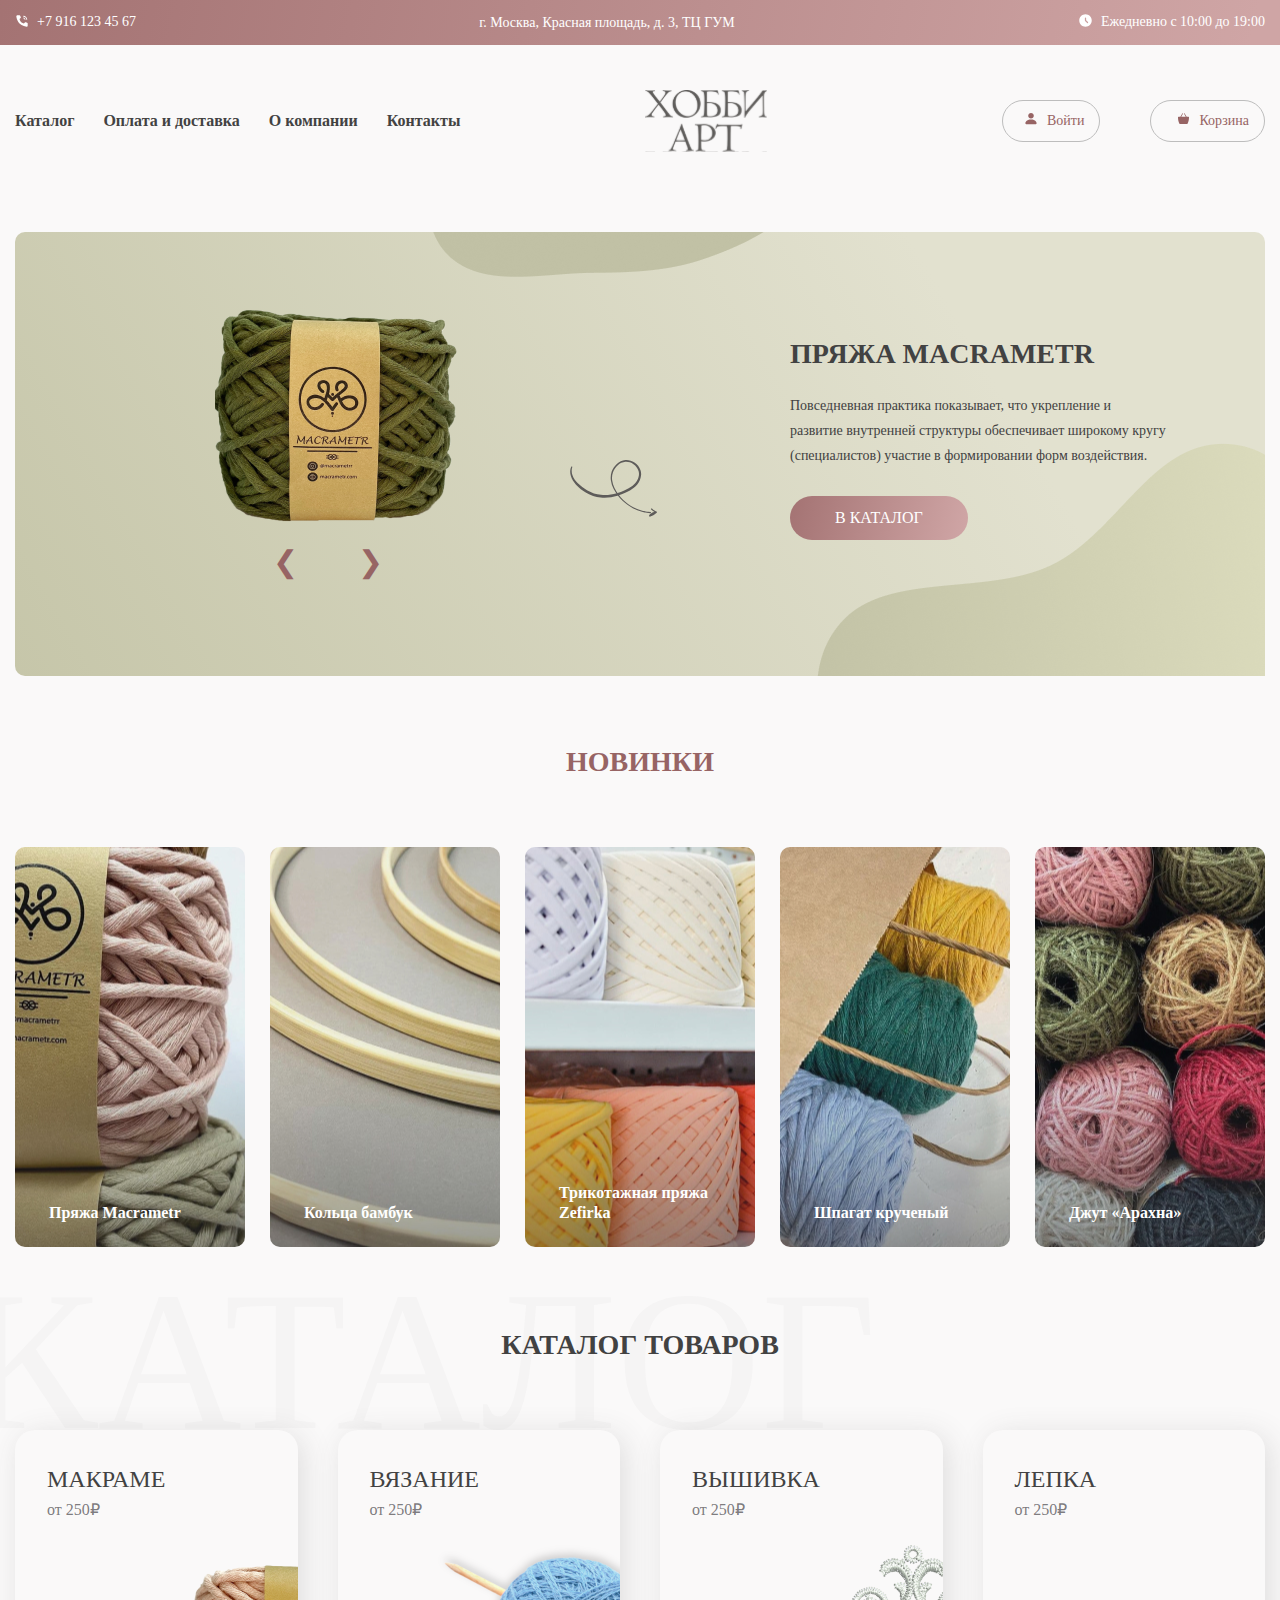
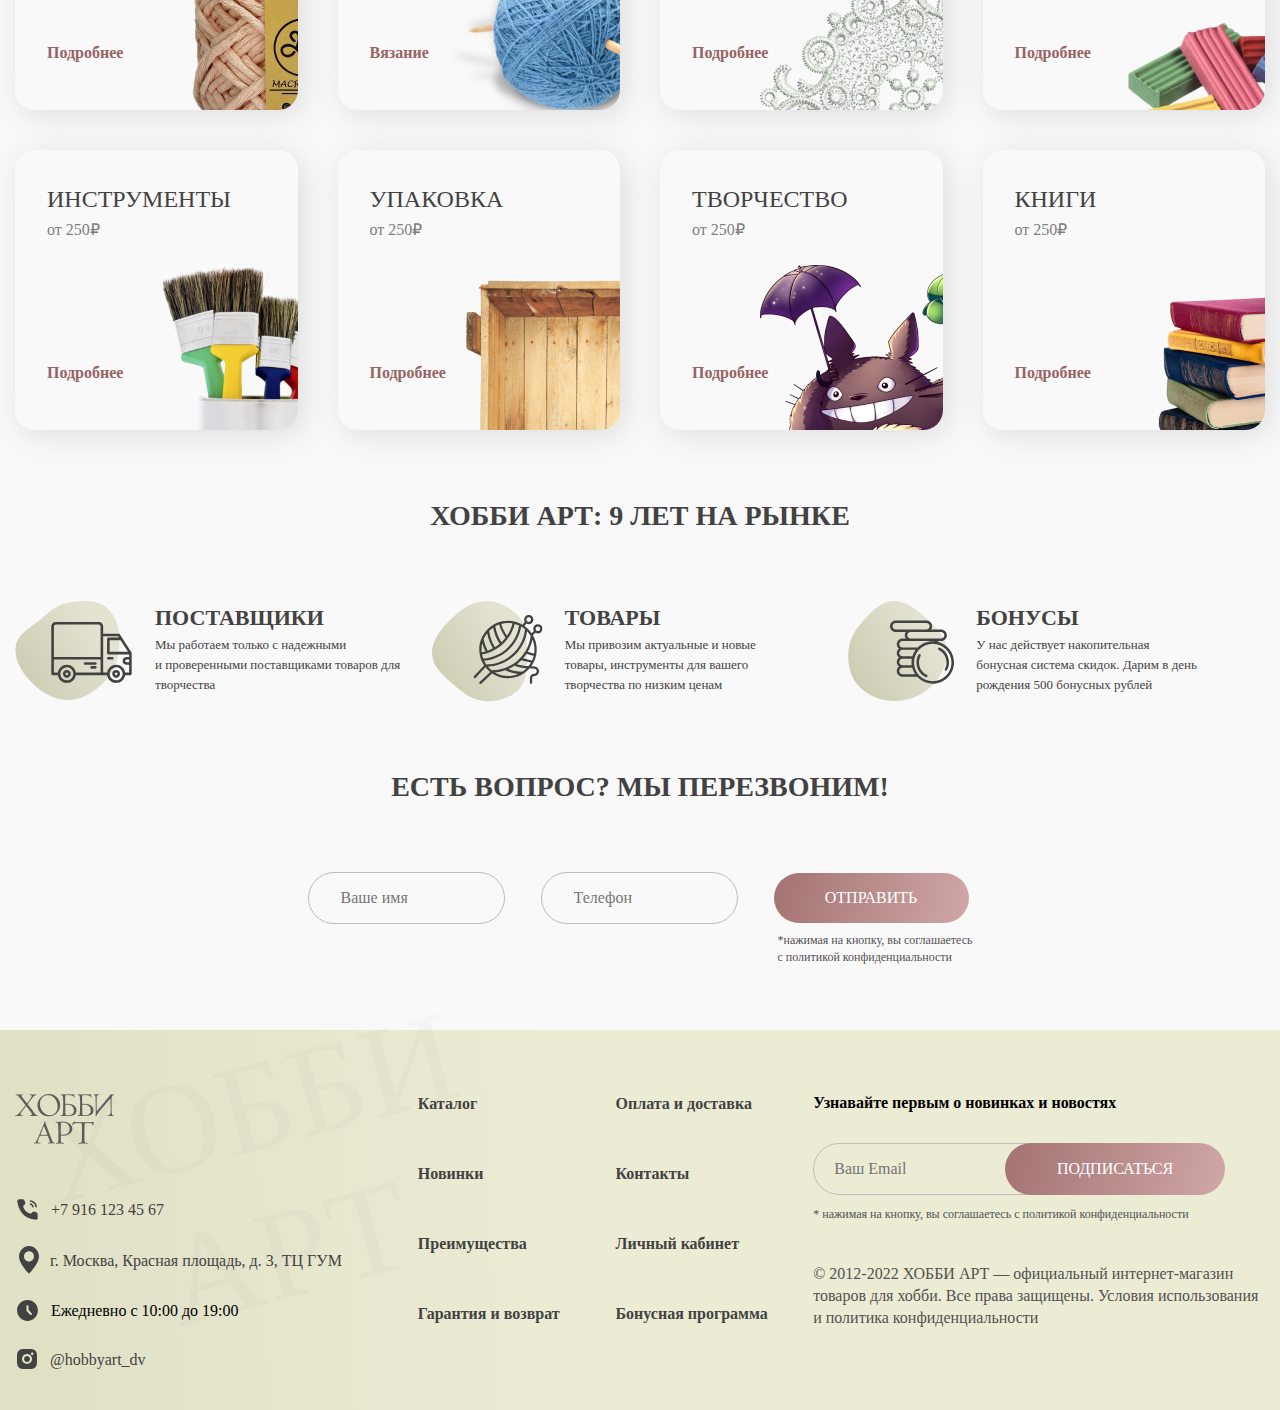
<file: index.html>
<!DOCTYPE html>
<html lang="ru">

<head>
    <meta charset="UTF-8">
    <meta http-equiv="X-UA-Compatible" content="IE=edge">
    <meta name="viewport" content="width=device-width, initial-scale=1.0">
    <link rel="shortcut icon" href="./img/favicon.png" type="image/x-icon">
    <link rel="stylesheet" href="https://maxcdn.bootstrapcdn.com/font-awesome/4.5.0/css/font-awesome.min.css">
    <script src="script/jquery-3.6.0.min.js"></script>
    <link rel="stylesheet" href="style/style.css">
    <title>Хобби Арт</title>
</head>

<body>
    <div class="wraper">

        <!-- to top button -->
        <div class="scrollup">
            <i class="fa fa-chevron-up"></i>
        </div>




        <!-- Header -->
        <header>
            <div class="container">
                <!-- header contact -->
                <div class="contact">
                    <div class="contact-tel"><a href="tel:+79161234567">+7 916 123 45 67</a></div>
                    <div class="map">
                        <p>г. Москва, Красная площадь, д. 3, ТЦ ГУМ</p>
                        <div class="map_active">
                            <iframe
                                src="https://yandex.ru/map-widget/v1/?um=constructor%3A02f424aadba21c93012746b5e1e4023c38959cf8f46565fa1e048c9eaa19129b&amp;source=constructor"
                                width="600" height="400"></iframe>
                        </div>
                    </div>
                    <div class="contact-working_hours">Ежедневно с 10:00 до 19:00</div>
                </div>


                <section class="menu">
                    <nav class="main-nav">
                        <div class="burger">
                            <span></span>
                        </div>

                        <div class="nav-menu">
                            <ul class="nav-menu_list">
                                <li class="nav-menu_link"><a href="catalogue.html">Каталог</a></li>
                                <li class="nav-menu_link"><a href="delivery.html">Оплата и доставка</a></li>
                                <li class="nav-menu_link"><a href="company.html">О компании</a></li>
                                <li class="nav-menu_link"><a href="company.html">Контакты</a></li>
                            </ul>
                        </div>
                        <div class="nav-logo">
                            <a href="#"><img src="./svg/nav_logo.svg" alt="nav-logo"></a>
                        </div>
                        <div class="nav-acc">

                            <div class="nav-account button js-button-campaign"><a href="#">Войти</a>
                            </div>
                            <div class="nav-basket"><a href="basket.html">Корзина</a></div>

                            <!-- popup -->
                            <div class="overlay js-overlay-campaign">
                                <div class="popup js-popup-campaign">
                                    <h2>Войти в личный кабинет</h2>
                                    <form action="#" id="acc_form">
                                        <ul>
                                            <li><input class="acc_email" type="email" name="user_email" form="acc_form"
                                                    placeholder="Email" required>
                                            </li>
                                            <li>
                                                <input id="acc_password" type="password" autocomplete="current-password"
                                                    form="acc_form" name="user_password" placeholder="Пароль">
                                            </li>
                                            <li>
                                                <input type="checkbox" id="remember" name="remember"
                                                    value="запомнить меня">
                                                <label for="remember">запомнить меня</label>
                                            </li>
                                            <li><a class="acc_button" href="account.html">Войти</a></li>
                                            <li><button class="acc_button" type="submit" form="acc_form"
                                                    value="forgot_psw">Забыли пароль?</button></li>
                                            <div class="js-button-campaign">
                                                <ul>
                                                    <li>
                                                        <p>Вы еще не зарегистрированы?</p>
                                                    </li>
                                                    <li>
                                                        <div class="js-button-reg"><a
                                                                class="acc_reg_link">Регистрация</a> </div>
                                                        <div class="overlay-reg js-overlay-reg">
                                                            <div class="popup-reg js-popup-campaign-reg">
                                                                <form action="#" id="reg_form">
                                                                    <h2>регистрация</h2>
                                                                    <div class="reg_flex">

                                                                        <ul class="reg_list">
                                                                            <li><input type="text" form="reg_form"
                                                                                    name="user_name" placeholder="Имя"
                                                                                    required></li>
                                                                            <li><input type="text" form="reg_form"
                                                                                    name="user_surename"
                                                                                    placeholder="Фамилия" required></li>
                                                                            <li> <input type="text" form="reg_form"
                                                                                    name="user_fathername"
                                                                                    placeholder="Отчество"></li>
                                                                            <li><input type="number" form="reg_form"
                                                                                    name="user_phone"
                                                                                    placeholder="Телефон" required></li>
                                                                        </ul>

                                                                        <ul class="reg_list">
                                                                            <li><input class="reg_email" type="email"
                                                                                    name="user_email" form="reg_form"
                                                                                    placeholder="Email" required></li>
                                                                            <li> <input type="text" form="reg_form"
                                                                                    name="adrres" placeholder="Адрес">
                                                                            </li>
                                                                            <li><input id="reg_password" type="password"
                                                                                    autocomplete="current-password"
                                                                                    form="user_form"
                                                                                    name="user_password"
                                                                                    placeholder="Придумайте пароль">
                                                                            </li>
                                                                            <li><input id="reg_password_confirm"
                                                                                    type="password"
                                                                                    autocomplete="current-password"
                                                                                    form="user_form"
                                                                                    name="confirm_password"
                                                                                    placeholder="Повторите пароль"></li>
                                                                        </ul>

                                                                    </div>
                                                                    <button class="reg_button" type="submit"
                                                                        name="save_reg"
                                                                        form="reg_form">зарегистрироваться</button>
                                                                </form>
                                                                <div class="close-popup-reg js-close-campaign-reg">
                                                                </div>
                                                            </div>
                                                        </div>

                                                    </li>
                                                </ul>
                                            </div>
                                        </ul>
                                    </form>
                                    <div class="close-popup js-close-campaign"></div>
                                </div>
                            </div>
                            <!--  -->



                        </div>
                    </nav>
                </section>
            </div>
        </header>

        <!-- Main -->
        <main>
            <div class="container">
                <!-- advertisement -->
                <section class="advertisement">
                    <div class="adv">
                        <div class="adv_slider">
                            <div class="item">
                                <img src="./img/adv_slider/01.png">
                            </div>
                            <div class="item">
                                <img src="./img/adv_slider/02.png">
                            </div>
                            <div class="item">
                                <img src="./img/adv_slider/03.png">
                            </div>
                            <div class="btn">
                                <div> <a class="previous" onclick="previousSlide()">&#10094;</a>
                                </div>
                                <div><a class="next" onclick="nextSlide()">&#10095;</a></div>
                            </div>
                        </div>

                        <div class="adv_body">
                            <h1 class="title">Пряжа Macrametr</h1>
                            <div class="adv_text">Повседневная практика показывает, что укрепление и развитие внутренней
                                структуры обеспечивает широкому кругу (специалистов) участие в формировании форм
                                воздействия.</div>
                            <div class="adv_button">
                                <a href="catalogue.html">В каталог</a>
                            </div>
                        </div>
                        <img class="vector_1" src="./img/advertisement/Vector_01.png" alt="vector_1">
                        <img class="vector_2" src="./img/advertisement/Vector_02.png" alt="vector_2">
                        <img class="arrow" src="./svg/advertisement/02_arrow.svg" alt="arrow">
                    </div>
                </section>
                <!-- new product -->
                <section id="new" class="new-prod">
                    <h1 class="title">НОВИНКИ</h1>
                    <div class="new-prod_container">
                        <a href="card_1.html">
                            <div class="new-rod_item_1">
                                <p>Пряжа Macrametr</p>
                            </div>
                        </a>
                        <a href="card_1.html">
                            <div class="new-rod_item_2">
                                <p>Кольца бамбук</p>
                            </div>
                        </a>
                        <a href="card_1.html">
                            <div class="new-rod_item_3">
                                <p>Трикотажная пряжа Zefirka</p>
                            </div>
                        </a>
                        <a href="card_1.html">
                            <div class="new-rod_item_4">
                                <p>Шпагат крученый</p>
                            </div>
                        </a>
                        <a href="card_1.html">
                            <div class="new-rod_item_5">
                                <p>Джут «Арахна»</p>
                            </div>
                        </a>
                    </div>
                </section>
                <!-- catalogue -->
                <section class="catalogue">
                    <h1 class="title">Каталог товаров</h1>
                    <p class="catalogue_text">каталог</p>
                    <div class="catalogue_container">
                        <div class="catalogue_block catalogue_block_1">
                            <h2>Макраме</h2>
                            <p>от 250₽</p>
                            <a class="catalogue_link" href="catalogue.html">Подробнее</a>
                            <img src="./img/catalogue/01.png" alt="Макраме">
                        </div>

                        <div class="catalogue_block catalogue_block_2">
                            <h2>Вязание</h2>
                            <p>от 250₽</p>
                            <a class="catalogue_link" href="catalogue.html">Вязание</a>
                            <img src="./img/catalogue/02.png" alt="Макраме">
                        </div>

                        <div class="catalogue_block catalogue_block_3">
                            <h2>Вышивка</h2>
                            <p>от 250₽</p>
                            <a class="catalogue_link" href="catalogue.html">Подробнее</a>
                            <img src="./img/catalogue/03.png" alt="Вышивка">
                        </div>

                        <div class="catalogue_block catalogue_block_4">
                            <h2>Лепка</h2>
                            <p>от 250₽</p>
                            <a class="catalogue_link" href="catalogue.html">Подробнее</a>
                            <img src="./img/catalogue/04.png" alt="Лепка">
                        </div>

                        <div class="catalogue_block catalogue_block_5">
                            <h2>Инструменты</h2>
                            <p>от 250₽</p>
                            <a class="catalogue_link" href="catalogue.html">Подробнее</a>
                            <img src="./img/catalogue/05.png" alt="Инструменты">
                        </div>

                        <div class="catalogue_block catalogue_block_6">
                            <h2>Упаковка</h2>
                            <p>от 250₽</p>
                            <a class="catalogue_link" href="catalogue.html">Подробнее</a>
                            <img src="./img/catalogue/06.png" alt="Упаковка">
                        </div>

                        <div class="catalogue_block catalogue_block_7">
                            <h2>Творчество</h2>
                            <p>от 250₽</p>
                            <a class="catalogue_link" href="catalogue.html">Подробнее</a>
                            <img src="./img/catalogue/07.png" alt="Товары для творчества">
                        </div>

                        <div class="catalogue_block catalogue_block_8">
                            <h2>Книги</h2>
                            <p>от 250₽</p>
                            <a class="catalogue_link" href="catalogue.html">Подробнее</a>
                            <img src="./img/catalogue/08.png" alt="Книги">
                        </div>

                    </div>
                </section>
                <!-- advantages -->
                <section id="advantages" class="advantages">
                    <h1 class="title">Хобби арт: 9 лет на рынке</h1>
                    <div class="advantages_flex">
                        <div class="advantages_block advantages_1">
                            <h3>Поставщики</h3>
                            <p>Мы работаем только с надежными <br>и проверенными поставщиками товаров для творчества</p>
                        </div>
                        <div class="advantages_block advantages_2">
                            <h3>Товары</h3>
                            <p>Мы привозим актуальные и новые <br>товары, инструменты для вашего <br>творчества по
                                низким ценам</p>
                        </div>
                        <div class="advantages_block advantages_3">
                            <h3>Бонусы</h3>
                            <p>У нас действует накопительная <br>бонусная система скидок. Дарим в день <br>рождения 500
                                бонусных рублей</p>
                        </div>
                    </div>
                </section>
                <!-- questions -->
                <section class="question">
                    <h1 class="title">Есть вопрос? Мы перезвоним!</h1>
                    <p class="question_text">вопросы</p>
                    <form action="#" method="get" id="question">
                        <input type="text" id="name" name="user_name" form="question" placeholder="Ваше имя">
                        <input class="phone" type="text" id="phone" name="phone_number" form="question"
                            placeholder="Телефон">
                        <button type="submit" form="question" value="info_sent">ОТПРАВИТЬ</button>
                    </form>
                    <p class="question_text_2">*нажимая на кнопку, вы соглашаетесь <br>с политикой конфиденциальности
                    </p>
                </section>
            </div>
        </main>

        <!-- Footer -->
        <footer>
            <div class="container">

                <div class="footer_flex">
                    <p class="footer_text">ХОББИ <br>АРТ</p>
                    <div class="footer_contact">
                        <img src="./img/footer/logo.png" alt="logo">
                        <ul class="footer_list">
                            <li class="footer_tel"><a href="tel:+79161234567">+7 916 123 45 67</a></li>
                            <li class="footer_adress"><a href="https://yandex.ru/maps/-/CCUJZBB3GC" target="_blank">г.
                                    Москва, Красная площадь, д. 3, ТЦ ГУМ</a></li>
                            <li class="footer_time">Ежедневно с 10:00 до 19:00</li>
                            <li class="footer_insta"><a href="https://instanavigation.com/ru/profile/hobbyart_dv"
                                    target="_blank">@hobbyart_dv</a></li>
                        </ul>
                    </div>

                    <div class="footer_menu menu_one">
                        <ul>
                            <li><a href="catalogue.html">Каталог</a></li>
                            <li><a href="#new">Новинки</a></li>
                            <li><a href="#advantages">Преимущества</a></li>
                            <li><a href="waranty.html">Гарантия и возврат</a></li>
                        </ul>
                    </div>

                    <div class="footer_menu menu_two">
                        <ul>
                            <li><a href="delivery.html">Оплата и доставка</a></li>
                            <li><a href="company.html">Контакты</a></li>
                            <li><a href="account.html">Личный кабинет</a></li>
                            <li><a href="bonus.html">Бонусная программа</a></li>
                        </ul>
                    </div>

                    <div class="footer_mailing">
                        <p>Узнавайте первым о новинках и новостях</p>
                        <form action="#" method="get" id="mailing">
                            <input type="email" name="email_mailing" form="mailing" placeholder="Ваш Email">
                            <button class="footer_button" type="submit" form="mailing"
                                value="aprove">подписаться</button>
                            <p class="footer_mailing_attention">* нажимая на кнопку, вы соглашаетесь с политикой
                                конфиденциальности</p>
                            <p class="footer_mailing_copyright">© 2012-2022 ХОББИ АРТ — официальный интернет-магазин
                                товаров для хобби. Все права защищены. Условия использования и политика
                                конфиденциальности</p>
                        </form>
                    </div>
                </div>
            </div>
        </footer>
    </div>
    <script src="script/account_popup.js"></script>
    <script src="script/script.js"></script>
</body>

</html>
</file>
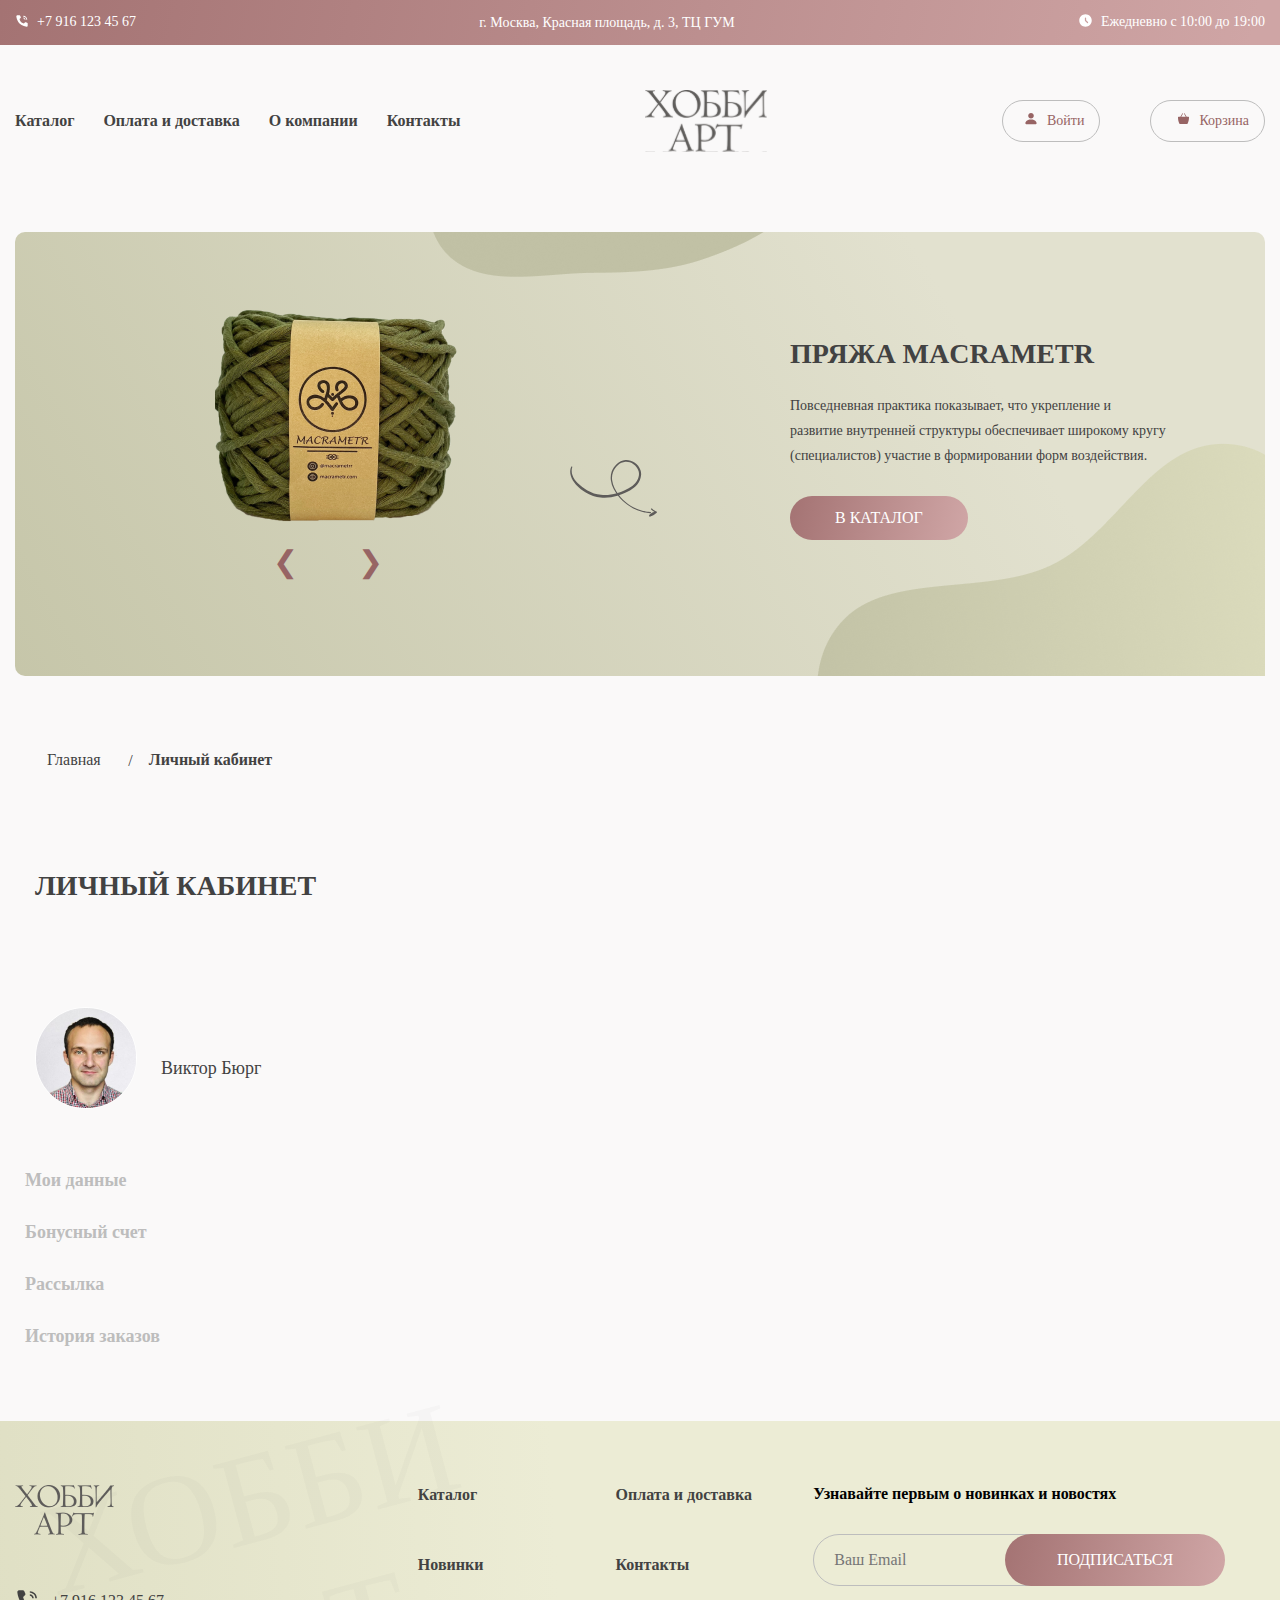
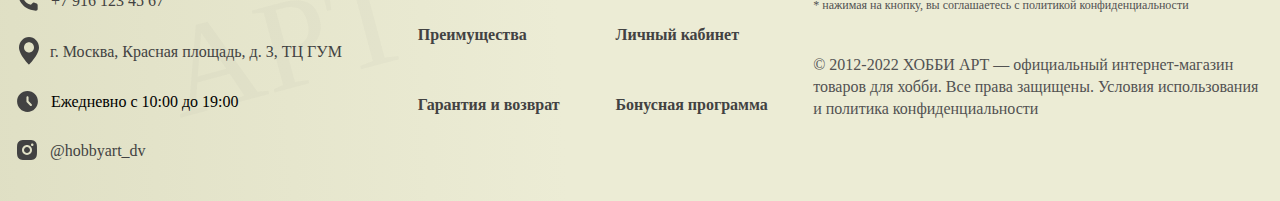
<file: account.html>
<!DOCTYPE html>
<html lang="ru">

<head>
    <meta charset="UTF-8">
    <meta http-equiv="X-UA-Compatible" content="IE=edge">
    <meta name="viewport" content="width=device-width, initial-scale=1.0">
    <link rel="shortcut icon" href="./img/favicon.png" type="image/x-icon">
    <link rel="stylesheet" href="https://maxcdn.bootstrapcdn.com/font-awesome/4.5.0/css/font-awesome.min.css">
    <script type="text/javascript" src="script/jquery-3.6.0.min.js"></script>
    <link rel="stylesheet" type="text/css" href="style/jquery.datetimepicker.css" />
    <script src="script/jquery.datetimepicker.full.js"></script>
    <link rel="stylesheet" href="style/style.css">
    <title>Хобби Арт</title>

<body>
    <div class="wraper">

        <!-- to top button -->
        <div class="scrollup">
            <i class="fa fa-chevron-up"></i>
        </div>
        
        <header>
            <div class="container">
                <!-- headr contact -->
                <div class="contact">
                    <div class="contact-tel"><a href="tel:+79161234567">+7 916 123 45 67</a></div>
                    <div class="map">
                        <p>г. Москва, Красная площадь, д. 3, ТЦ ГУМ</p>
                        <div class="map_active">
                            <iframe
                                src="https://yandex.ru/map-widget/v1/?um=constructor%3A02f424aadba21c93012746b5e1e4023c38959cf8f46565fa1e048c9eaa19129b&amp;source=constructor"
                                width="600" height="400" frameborder="0"></iframe>
                        </div>
                    </div>
                    <div class="contact-working_hours">Ежедневно с 10:00 до 19:00</div>
                </div>

                <section class="menu">
                    <nav class="main-nav">
                        <div class="burger">
                            <span></span>
                        </div>
                        <div class="nav-menu">
                            <ul class="nav-menu_list">
                                <li class="nav-menu_link"><a href="catalogue.html">Каталог</a></li>
                                <li class="nav-menu_link"><a href="delivery.html">Оплата и доставка</a></li>
                                <li class="nav-menu_link"><a href="company.html">О компании</a></li>
                                <li class="nav-menu_link"><a href="company.html">Контакты</a></li>
                            </ul>
                        </div>
                        <div class="nav-logo">
                            <a href="index.html"><img src="./svg/nav_logo.svg" alt="nav-logo"></a>
                        </div>
                        <div class="nav-acc">
                            <div class="nav-account button js-button-campaign"><a href="#">Войти</a>
                            </div>

                            <div class="overlay js-overlay-campaign">
                                <div class="popup js-popup-campaign">
                                    <h2>Войти в личный кабинет</h2>
                                    <form action="" id="acc_form">
                                        <ul>
                                            <li><input class="acc_email" type="email" name="user_email" form="acc_form"
                                                    placeholder="Email" required>
                                            </li>
                                            <li>
                                                <input id="acc_password" type="password" autocomplete="current-password"
                                                    form="acc_form" name="user_password" placeholder="Пароль">
                                            </li>
                                            <li>
                                                <input type="checkbox" id="remember" name="remember"
                                                    value="запомнить меня">
                                                <label for="remember">запомнить меня</label>
                                            </li>
                                            <li><a class="acc_button" href="account.html">Войти</a></li>
                                            <li><button class="acc_button" type="submit" form="acc_form"
                                                    value="forgot_psw">Забыли пароль?</button></li>
                                            <div class="js-button-campaign">
                                                <ul>
                                                    <li>
                                                        <p>Вы еще не зарегистрированы?</p>
                                                    </li>
                                                    <li>
                                                        <div class="js-button-reg"><a
                                                                class="acc_reg_link">Регистрация</a> </div>
                                                        <div class="overlay-reg js-overlay-reg">
                                                            <div class="popup-reg js-popup-campaign-reg">
                                                                <form action="" id="reg_form">
                                                                    <h2>регистрация</h2>
                                                                    <div class="reg_flex">

                                                                        <ul class="reg_list">
                                                                            <li><input type="text" form="reg_form"
                                                                                    name="user_name" placeholder="Имя"
                                                                                    required></li>
                                                                            <li><input type="text" form="reg_form"
                                                                                    name="user_surename"
                                                                                    placeholder="Фамилия" required></li>
                                                                            <li> <input type="text" form="reg_form"
                                                                                    name="user_fathername"
                                                                                    placeholder="Отчество"></li>
                                                                            <li><input type="number" form="reg_form"
                                                                                    name="user_phone"
                                                                                    placeholder="Телефон" required></li>
                                                                        </ul>

                                                                        <ul class="reg_list">
                                                                            <li><input class="reg_email" type="email"
                                                                                    name="user_email" form="reg_form"
                                                                                    placeholder="Email" required></li>
                                                                            <li> <input type="text" form="reg_form"
                                                                                    name="adrres" placeholder="Адрес">
                                                                            </li>
                                                                            <li><input id="reg_password" type="password"
                                                                                    autocomplete="current-password"
                                                                                    form="user_form"
                                                                                    name="user_password"
                                                                                    placeholder="Придумайте пароль">
                                                                            </li>
                                                                            <li><input id="reg_password_confirm"
                                                                                    type="password"
                                                                                    autocomplete="current-password"
                                                                                    form="user_form"
                                                                                    name="confirm_password"
                                                                                    placeholder="Повторите пароль"></li>
                                                                        </ul>

                                                                    </div>
                                                                    <button class="reg_button" type="submit"
                                                                        name="save_reg"
                                                                        form="reg_form">зарегистрироваться</button>
                                                                </form>
                                                                <div class="close-popup-reg js-close-campaign-reg">
                                                                </div>
                                                            </div>
                                                        </div>

                                                    </li>
                                                </ul>
                                            </div>
                                        </ul>
                                    </form>
                                    <div class="close-popup js-close-campaign"></div>
                                </div>
                            </div>


                            <div class="nav-basket"><a href="basket.html">Корзина</a></div>
                        </div>
                    </nav>
                </section>
            </div>
        </header>

        <!-- Main -->

        <main>
            <div class="container">
                <!-- advertisement -->
                <section class="advertisement">
                    <div class="adv">
                        <div class="adv_slider">
                            <div class="item">
                                <img src="./img/adv_slider/01.png">
                            </div>
                            <div class="item">
                                <img src="./img/adv_slider/02.png">
                            </div>
                            <div class="item">
                                <img src="./img/adv_slider/03.png">
                            </div>
                            <div class="btn">
                                <div> <a class="previous" onclick="previousSlide()">&#10094;</a>
                                </div>
                                <div><a class="next" onclick="nextSlide()">&#10095;</a></div>
                            </div>
                        </div>
                        <div class="adv_body">
                            <h1 class="title">Пряжа Macrametr</h1>
                            <div class="adv_text">Повседневная практика показывает, что укрепление и развитие внутренней
                                структуры обеспечивает широкому кругу (специалистов) участие в формировании форм
                                воздействия.</div>
                            <div class="adv_button">
                                <a href="catalogue.html">В каталог</a>
                            </div>
                        </div>
                        <img class="vector_1" src="./img/advertisement/Vector_01.png" alt="vector_1">
                        <img class="vector_2" src="./img/advertisement/Vector_02.png" alt="vector_2">
                        <img class="arrow" src="./svg/advertisement/02_arrow.svg" alt="arrow">
                    </div>
                </section>
                <!-- breadcrumb -->
                <ul id="breadcrumbs">
                    <li><a href="index.html">Главная</a></li>
                    <li><a href="account.html" class="current">Личный кабинет</a>
                    </li>
                </ul>


                <div class="content">

                    <h2>личный кабинет</h2>
                    <ul>
                        <li><img src="img/photo.jpeg" alt="user_photo"> </li>
                        <li>Виктор Бюрг</li>
                    </ul>

                    <form action="" method="post" id="user_form">
                        <div class="spoiler-block">
                            <a href="" class="spoiler-title">Мои данные</a>
                            <div class="spoiler-content">
                                <div class="user_flex">
                                    <ul class="user_list">
                                        <li><input type="text" form="user_form" name="user_surename"
                                                placeholder="Фамилия" required></li>
                                        <li><input type="text" form="user_form" name="user_name" placeholder="Имя"
                                                required></li>
                                        <li> <input type="text" form="user_form" name="user_fathername"
                                                placeholder="Отчество"></li>
                                        <li><input class="user_birth" type="text" value="" id="datetimepicker"
                                                name="datetimepicker" placeholder="Дата рождения" form="user_form"></li>
                                    </ul>

                                    <ul class="user_list">
                                        <li><input type="number" form="user_form" name="user_phone"
                                                placeholder="Телефон" required></li>

                                        <input class="user_email" type="email" name="user_email" form="user_form"
                                            placeholder="Email" required>

                                        <li> <input type="text" form="user_form" name="adrres" placeholder="Адрес"></li>
                                        <li><input id="userPassword" type="password" autocomplete="current-password"
                                                form="user_form" name="user_password" placeholder="Пароль"></li>
                                    </ul>
                                    <button class="save_button" type="submit" name="save_data"
                                        form="user_form">сохранить данные</button>
                                </div>
                            </div>
                        </div>
                    </form>
                    <div class="spoiler-block">
                        <a href="" class="spoiler-title">Бонусный счет</a>
                        <div class="spoiler-content">
                            <h3>Бонусный счет</h3>
                            <p>На вашем счете <span>112 бонусов</span> , которые вы можете потратить.</p>
                        </div>
                    </div>

                    <div class="spoiler-block">
                        <a href="" class="spoiler-title">Рассылка</a>
                        <div class="spoiler-content">
                            <h3>Узнавайте первым о новинках и новостях</h3>
                            <p>Вы не подписаны на рассылку</p>
                            <form action="" method="get" id="mailing">
                                <input type="email" name="email_mailing" form="mailing" placeholder="Ваш Email">
                                <button class="footer_button" type="submit" form="mailing"
                                    value="aprove">подписаться</button>
                                <p class="footer_mailing_attention">* нажимая на кнопку, вы соглашаетесь с политикой
                                    конфиденциальности</p>
                            </form>
                        </div>
                    </div>
                    <div class="spoiler-block">
                        <a href="" class="spoiler-title">История заказов</a>
                        <div class="spoiler-content">
                            <ul>
                                <li><img class="spoiler_image" src="img/adv_slider/01.png" alt="picture"></li>
                                <li>450 &#8381;</li>
                                <li>1 шт</li>
                            </ul>
                            <ul>
                                <li><img class="spoiler_image" src="img/adv_slider/02.png" alt="picture"></li>
                                <li>437 &#8381;</li>
                                <li>4 шт</li>
                            </ul>
                            <ul>
                                <li><img class="spoiler_image" src="img/adv_slider/03.png" alt="picture"></li>
                                <li>500 &#8381;</li>
                                <li>11 шт</li>
                            </ul>

                        </div>
                    </div>

                </div>
            </div>





        </main>

        <!-- Footer -->
        <footer>
            <div class="container">
                <div class="footer_flex">
                    <p class="footer_text">ХОББИ <br>АРТ</p>
                    <div class="footer_contact">
                        <img src="./img/footer/logo.png" alt="logo">
                        <ul class="footer_list">
                            <li class="footer_tel"><a href="tel:+79161234567">+7 916 123 45 67</a></li>
                            <li class="footer_adress"><a href="https://yandex.ru/maps/-/CCUJZBB3GC" target="_blank">г.
                                    Москва, Красная площадь, д. 3, ТЦ ГУМ</a></li>
                            <li class="footer_time">Ежедневно с 10:00 до 19:00</li>
                            <li class="footer_insta"><a href="https://instanavigation.com/ru/profile/hobbyart_dv"
                                    target="_blank">@hobbyart_dv</a></li>
                        </ul>
                    </div>

                    <div class="footer_menu">
                        <ul>
                            <li><a href="catalogue.html">Каталог</a></li>
                            <li><a href="index.html#new">Новинки</a></li>
                            <li><a href="index.html#advantages">Преимущества</a></li>
                            <li><a href="waranty.html">Гарантия и возврат</a></li>
                        </ul>
                    </div>

                    <div class="footer_menu">
                        <ul>
                            <li><a href="delivery.html">Оплата и доставка</a></li>
                            <li><a href="company.html">Контакты</a></li>
                            <li><a href="account.html">Личный кабинет</a></li>
                            <li><a href="bonus.html">Бонусная программа</a></li>
                        </ul>
                    </div>

                    <div class="footer_mailing">
                        <p>Узнавайте первым о новинках и новостях</p>
                        <form action="" method="get" id="mailing_more">
                            <input type="email" name="email_mailing" form="mailing" placeholder="Ваш Email">
                            <button class="footer_button" type="submit" form="mailing_more"
                                value="aprove">подписаться</button>
                            <p class="footer_mailing_attention">* нажимая на кнопку, вы соглашаетесь с политикой
                                конфиденциальности</p>
                            <p class="footer_mailing_copyright">© 2012-2022 ХОББИ АРТ — официальный интернет-магазин
                                товаров для хобби. Все права защищены. Условия использования и политика
                                конфиденциальности</p>
                        </form>
                    </div>
                </div>
            </div>
        </footer>
    </div>


    <!-- account spoiler -->
    <script>
        $(document).ready(function () {
            $('.spoiler-title').click(function () {
                $("div[class^='spoiler-content']").hide('normal');
                $(this).parent().children('div.spoiler-content').toggle('fast');
                return false;
            });
        });


        $.datetimepicker.setLocale('ru');
        $('#datetimepicker').datetimepicker({
            dayOfWeekStart: 1,
            lang: 'ru',
            format: 'd M Y',
            disabledDates: ['2016/09/21', '2016/09/29'],
            startDate: 0,
            step: 30,
            minDate: false,
            allowTimes: ['09:00', '10:00', '11:00', '12:00', '13:00', '14:00', '15:00', '16:00', '17:00',
                '18:00', '19:00', '20:00', '21:00'
            ],
            disabledWeekDays: [0, 6]
        });
    </script>
    <script src="script/account_popup.js"></script>
    <script src="script/script.js"></script>
</body>
</head>
</html>
</file>
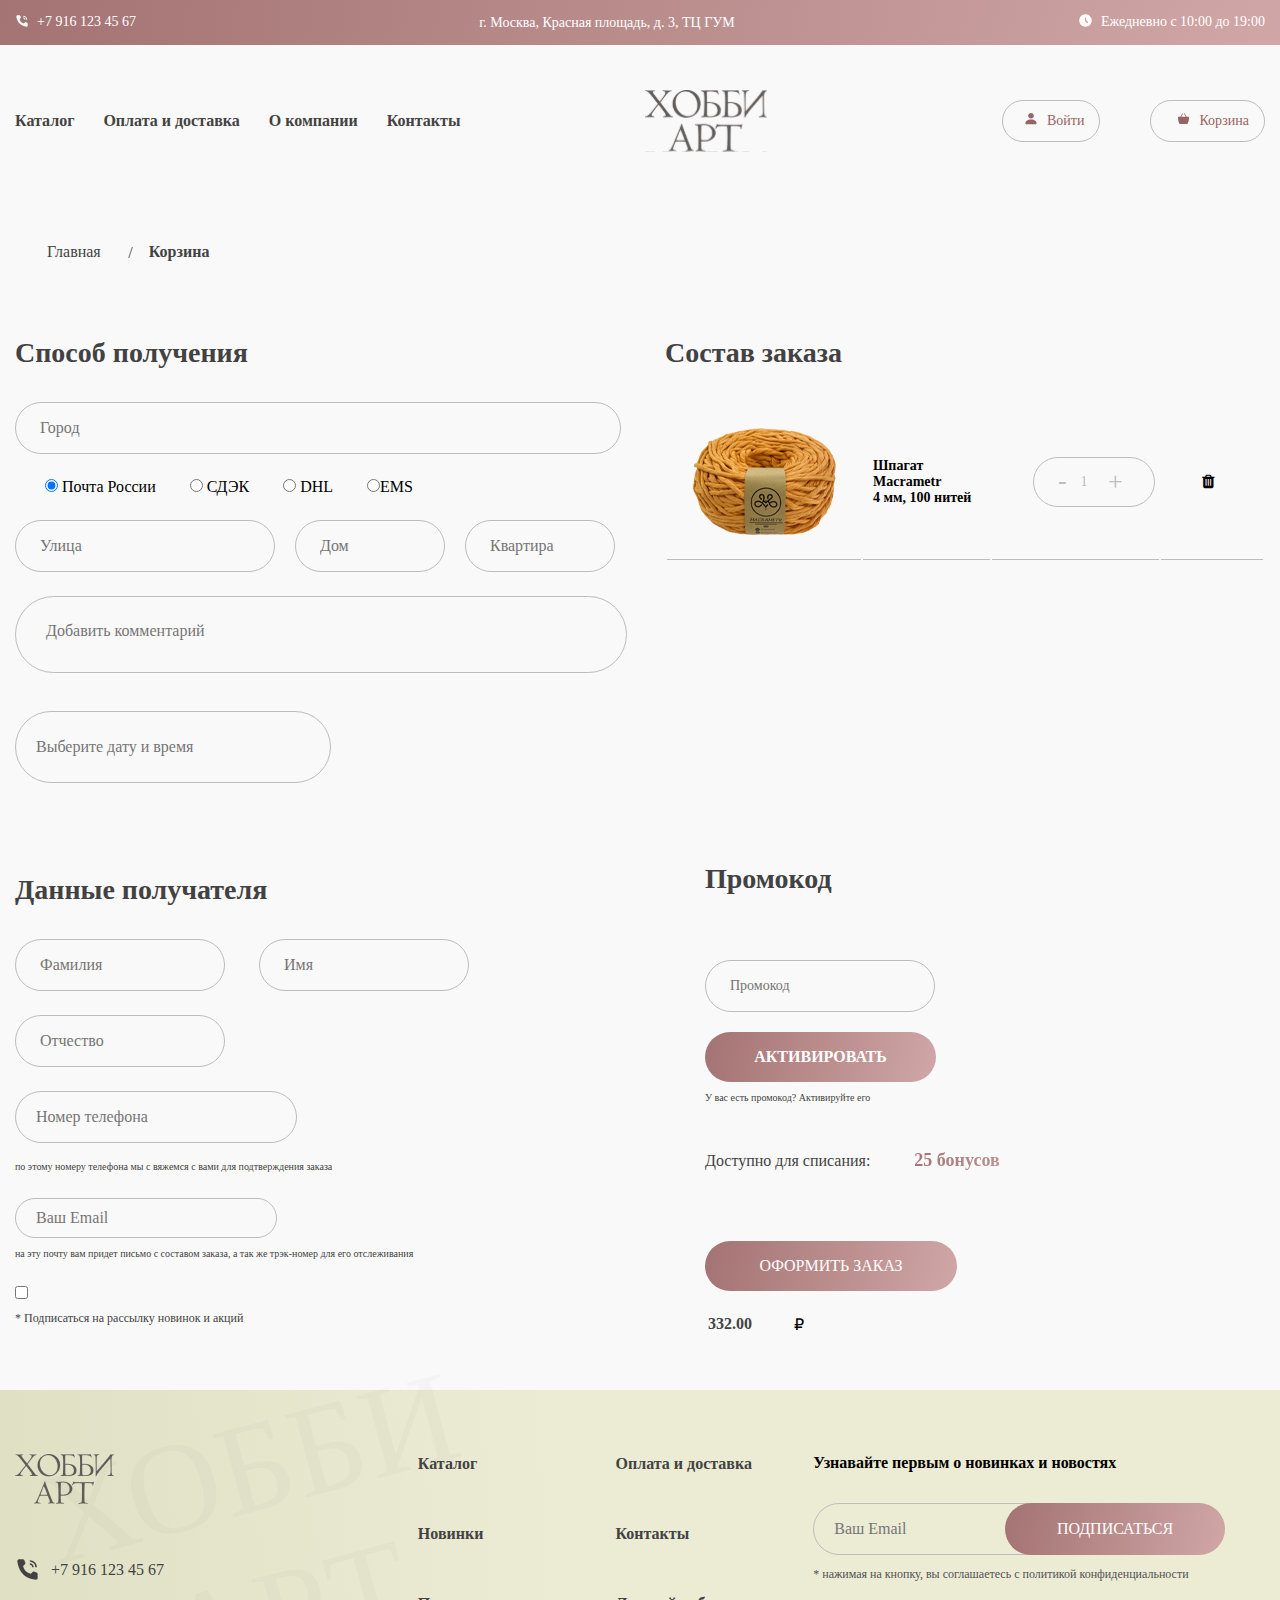
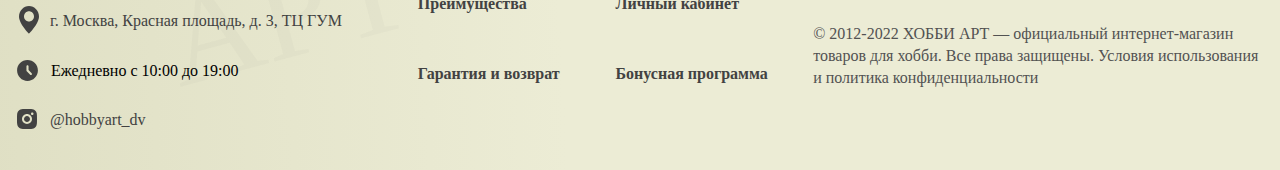
<file: basket.html>
<!DOCTYPE html>
<html lang="ru">

<head>
    <meta charset="UTF-8">
    <meta http-equiv="X-UA-Compatible" content="IE=edge">
    <meta name="viewport" content="width=device-width, initial-scale=1.0">
    <link rel="shortcut icon" href="./img/favicon.png" type="image/x-icon">
    <link rel="stylesheet" href="https://maxcdn.bootstrapcdn.com/font-awesome/4.5.0/css/font-awesome.min.css">
    <script type="text/javascript" src="script/jquery-3.6.0.min.js"></script>
    <link rel="stylesheet" type="text/css" href="style/jquery.datetimepicker.css" />
    <script src="script/jquery.datetimepicker.full.js"></script>
    <link rel="stylesheet" href="style/style.css">
    <title>Хобби Арт</title>
</head>

<body>
    <div class="wraper">

        <!-- to top button -->
        <div class="scrollup">
            <i class="fa fa-chevron-up"></i>
        </div>
        
        <header>
            <div class="container">
                <!-- headr contact -->
                <div class="contact">
                    <div class="contact-tel"><a href="tel:+79161234567">+7 916 123 45 67</a></div>
                    <div class="map">
                        <p>г. Москва, Красная площадь, д. 3, ТЦ ГУМ</p>
                        <div class="map_active">
                            <iframe
                                src="https://yandex.ru/map-widget/v1/?um=constructor%3A02f424aadba21c93012746b5e1e4023c38959cf8f46565fa1e048c9eaa19129b&amp;source=constructor"
                                width="600" height="400" frameborder="0"></iframe>
                        </div>
                    </div>
                    <div class="contact-working_hours">Ежедневно с 10:00 до 19:00</div>
                </div>

                <section class="menu">
                    <nav class="main-nav">
                        <div class="burger">
                            <span></span>
                        </div>
                        <div class="nav-menu">
                            <ul class="nav-menu_list">
                                <li class="nav-menu_link"><a href="catalogue.html">Каталог</a></li>
                                <li class="nav-menu_link"><a href="delivery.html">Оплата и доставка</a></li>
                                <li class="nav-menu_link"><a href="company.html">О компании</a></li>
                                <li class="nav-menu_link"><a href="company.html">Контакты</a></li>
                            </ul>
                        </div>
                        <div class="nav-logo">
                            <a href="index.html"><img src="./svg/nav_logo.svg" alt="nav-logo"></a>
                        </div>
                        <div class="nav-acc">
                            <div class="nav-account button js-button-campaign"><a href="#">Войти</a>
                            </div>

                            <div class="overlay js-overlay-campaign">
                                <div class="popup js-popup-campaign">
                                    <h2>Войти в личный кабинет</h2>
                                    <form action="" id="acc_form">
                                        <ul>
                                            <li><input class="acc_email" type="email" name="user_email" form="acc_form"
                                                    placeholder="Email" required>
                                            </li>
                                            <li>
                                                <input id="acc_assword" type="password" autocomplete="current-password"
                                                    form="acc_form" name="user_password" placeholder="Пароль">
                                            </li>
                                            <li>
                                                <input type="checkbox" id="remember" name="remember"
                                                    value="запомнить меня">
                                                <label for="remember">запомнить меня</label>
                                            </li>
                                            <li><a class="acc_button" href="account.html">Войти</a></li>
                                            <li><button class="acc_button" type="submit" form="acc_form"
                                                    value="forgot_psw">Забыли пароль?</button></li>
                                            <div class="js-button-campaign">
                                                <ul>
                                                    <li>
                                                        <p>Вы еще не зарегистрированы?</p>
                                                    </li>
                                                    <li>
                                                        <div class="js-button-reg"><a
                                                                class="acc_reg_link">Регистрация</a> </div>
                                                        <div class="overlay-reg js-overlay-reg">
                                                            <div class="popup-reg js-popup-campaign-reg">
                                                                <form action="" id="reg_form">
                                                                    <h2>регистрация</h2>
                                                                    <div class="reg_flex">

                                                                        <ul class="reg_list">
                                                                            <li><input type="text" form="reg_form"
                                                                                    name="user_name" placeholder="Имя"
                                                                                    required></li>
                                                                            <li><input type="text" form="reg_form"
                                                                                    name="user_surename"
                                                                                    placeholder="Фамилия" required></li>
                                                                            <li> <input type="text" form="reg_form"
                                                                                    name="user_fathername"
                                                                                    placeholder="Отчество"></li>
                                                                            <li><input type="number" form="reg_form"
                                                                                    name="user_phone"
                                                                                    placeholder="Телефон" required></li>
                                                                        </ul>

                                                                        <ul class="reg_list">
                                                                            <li><input class="reg_email" type="email"
                                                                                    name="user_email" form="reg_form"
                                                                                    placeholder="Email" required></li>
                                                                            <li> <input type="text" form="reg_form"
                                                                                    name="adrres" placeholder="Адрес">
                                                                            </li>
                                                                            <li><input id="reg_password" type="password"
                                                                                    autocomplete="current-password"
                                                                                    form="user_form"
                                                                                    name="user_password"
                                                                                    placeholder="Придумайте пароль">
                                                                            </li>
                                                                            <li><input id="userPassword" type="password"
                                                                                    autocomplete="current-password"
                                                                                    form="user_form"
                                                                                    name="confirm_password"
                                                                                    placeholder="Повторите пароль"></li>
                                                                        </ul>

                                                                    </div>
                                                                    <button class="reg_button" type="submit"
                                                                        name="save_reg"
                                                                        form="reg_form">зарегистрироваться</button>
                                                                </form>
                                                                <div class="close-popup-reg js-close-campaign-reg">
                                                                </div>
                                                            </div>
                                                        </div>

                                                    </li>
                                                </ul>
                                            </div>
                                        </ul>
                                    </form>
                                    <div class="close-popup js-close-campaign"></div>
                                </div>
                            </div>



                            <div class="nav-basket"><a href="basket.html">Корзина</a></div>
                        </div>
                    </nav>
                </section>
            </div>
        </header>

        <!-- Main -->

        <main>
            <div class="container">
                <!-- advertisement -->

                <ul id="breadcrumbs">
                    <li><a href="index.html">Главная</a></li>
                    <li><a href="basket.html" class="current">Корзина</a>
                    </li>
                </ul>

                <div class="basket_flex">

                    <div class="basket_form">
                        <h2>Способ получения</h2>
                        <div><input class="user_city" type="text" form="basket_form" name="user_city" placeholder="Город"
                                required></div>
                        <form>
                            <ul class="send_choose">
                                <li> <input type="radio" form="basket_form" name="send" value="pochta" id="pochta"
                                        checked> 
                                        <label for="pochta">Почта России</label></li>
                                
                                <li> <input type="radio" form="basket_form" name="send" value="sdek" id="sdek"> <label for="sdek">СДЭК</label></li>
                                
                                <li> <input type="radio" form="basket_form" name="send" value="dhl" id="dhl"> <label for="dhl">DHL</label></li>
                                
                                <li> <input type="radio" form="basket_form" name="send" value="ems" id="ems"><label for="ems">EMS</label></li>
                                
                            </ul>
                            <ul class="basket_list">
                                <li><input class="user_street" type="text" form="basket_form" name="user_street"
                                        placeholder="Улица" required></li>
                                <li><input class="user_building" type="text" form="basket_form" name="user_building"
                                        placeholder="Дом" required></li>
                                <li> <input class="user_flat" type="text" form="basket_form" name="user_flat"
                                        placeholder="Квартира"></li>
                            </ul>
                            <div><textarea name="comments" id="" placeholder="Добавить комментарий"
                                    form="basket_form"></textarea></div>
                            <div><input class="user_date" type="text" value="" id="datetimepicker" name="datetimepicker"
                                    placeholder="Выберите дату и время" form="basket_form"></div>

                            <h2>Данные получателя</h2>

                            <ul class="basket_list">
                                <li><input class="user_surename" type="text" form="basket_form" name="user_surename"
                                        placeholder="Фамилия" required></li>
                                <li><input class="user_name" type="text" form="basket_form" name="user_name"
                                        placeholder="Имя" required></li>
                                <li> <input class="user_fathername" type="text" form="basket_form"
                                        name="user_fathername" placeholder="Отчество"></li>
                            </ul>
                            <input class="phone basket_phone" type="text" id="phone" name="phone_number"
                                form="basket_form" placeholder="Номер телефона" required>
                            <p class="basket_text">по этому номеру телефона мы с вяжемся с вами для подтверждения заказа
                            </p>
                            <input type="email" name="email_mailing" form="basket_form" placeholder="Ваш Email"
                                required>
                            <p class="basket_text">на эту почту вам придет письмо с составом заказа, а так же трэк-номер
                                для его отслеживания</p>
                            <input class="basket_check" type="checkbox" form="basket_form" value="mailing_approved">
                            <p class="checkbox_text">* Подписаться на рассылку новинок и акций</p>
                        </form>
                    </div>

                    <div class="order">
                        <h2>Состав заказа</h2>

                        <table class="table_basket">
                            <tr>
                                <th><img src="img/order/01.png" alt=""></th>
                                <th>Шпагат Macrametr <br>4 мм, 100 нитей</th>
                                <td>
                                    <form class="order_form" action="" id="card_basket">
                                        <input class="number" type="number" min="1" max="999" id="Col" value="1"
                                            name="Col">
                                        <button class="button_plus" id="btnPlus" type="button"
                                            form="card_basket">+</button>
                                        <button class="button_minus" id="btnMinus" type="button"
                                            form="card_basket">-</button>
                                    </form>
                                </td>

                                <td><button class="thrash" id="clearbtn"><i class="fa fa-trash"
                                            aria-hidden="true"></i></button></td>
                            </tr>
                        </table>

                        <div class="order_accept">
                            <h2>Промокод</h2>
                            <form action="" method="post" id="order_accept">

                                <ul class="basket_list">
                                    <li><input class="promo" type="text" form="order_accept" name="promo"
                                            placeholder="Промокод"></li>
                                    <li><button type="submit" value="promo_accept"
                                            form="order_accept">активировать</button></li>
                                </ul>
                            </form>
                            <p class="basket_text">У вас есть промокод? Активируйте его</p>
                            <p class="order_text">Доступно для списания: <span>25 бонусов</span></p>

                            <ul>
                                <li><button class="order_button" type="submit" form="basket_form"
                                        value="order_accept">оформить заказ</button></li>
                                <li>
                                    <span id="primaryTotal">
                                        <table>
                                            <tr>
                                                <td class="price" data-price="332"></td>
                                                <td>&#8381;</td>
                                            </tr>
                                        </table>
                                    </span>
                                </li>
                            </ul>
                        </div>
                    </div>
                </div>
            </div>
        </main>

        <!-- Footer -->
        <footer>
            <div class="container">
                <div class="footer_flex">
                    <p class="footer_text">ХОББИ <br>АРТ</p>
                    <div class="footer_contact">
                        <img src="./img/footer/logo.png" alt="logo">
                        <ul class="footer_list">
                            <li class="footer_tel"><a href="tel:+79161234567">+7 916 123 45 67</a></li>
                            <li class="footer_adress"><a href="https://yandex.ru/maps/-/CCUJZBB3GC" target="_blank">г.
                                    Москва, Красная площадь, д. 3, ТЦ ГУМ</a></li>
                            <li class="footer_time">Ежедневно с 10:00 до 19:00</li>
                            <li class="footer_insta"><a href="https://instanavigation.com/ru/profile/hobbyart_dv"
                                    target="_blank">@hobbyart_dv</a></li>
                        </ul>
                    </div>

                    <div class="footer_menu">
                        <ul>
                            <li><a href="catalogue.html">Каталог</a></li>
                            <li><a href="index.html#new">Новинки</a></li>
                            <li><a href="index.html#advantages">Преимущества</a></li>
                            <li><a href="waranty.html">Гарантия и возврат</a></li>
                        </ul>
                    </div>

                    <div class="footer_menu">
                        <ul>
                            <li><a href="delivery.html">Оплата и доставка</a></li>
                            <li><a href="company.html">Контакты</a></li>
                            <li><a href="account.html">Личный кабинет</a></li>
                            <li><a href="bonus.html">Бонусная программа</a></li>
                        </ul>
                    </div>

                    <div class="footer_mailing">
                        <p>Узнавайте первым о новинках и новостях</p>
                        <form action="" method="get" id="mailing">
                            <input class="e" type="email" name="email_mailing" form="mailing" placeholder="Ваш Email">
                            <button class="footer_button" type="submit" form="mailing"
                                value="aprove">подписаться</button>
                            <p class="footer_mailing_attention">* нажимая на кнопку, вы соглашаетесь с политикой
                                конфиденциальности</p>
                            <p class="footer_mailing_copyright">© 2012-2022 ХОББИ АРТ — официальный интернет-магазин
                                товаров для хобби. Все права защищены. Условия использования и политика
                                конфиденциальности</p>
                        </form>
                    </div>
                </div>
            </div>
        </footer>
    </div>
    <!-- calendar -->
    <script>
        $.datetimepicker.setLocale('ru');
        $('#datetimepicker').datetimepicker({
            dayOfWeekStart: 1,
            lang: 'ru',
            format: 'd M Y H:i',
            disabledDates: ['2016/09/21', '2016/09/29'],
            startDate: 0,
            step: 30,
            minDate: 0,
            allowTimes: ['09:00', '10:00', '11:00', '12:00', '13:00', '14:00', '15:00', '16:00', '17:00',
                '18:00', '19:00', '20:00', '21:00'
            ],
            disabledWeekDays: [0, 6]
        });
    </script>
    <script src="script/account_popup.js"></script>
    <script src="script/script.js"></script>
</body>

</html>
</file>
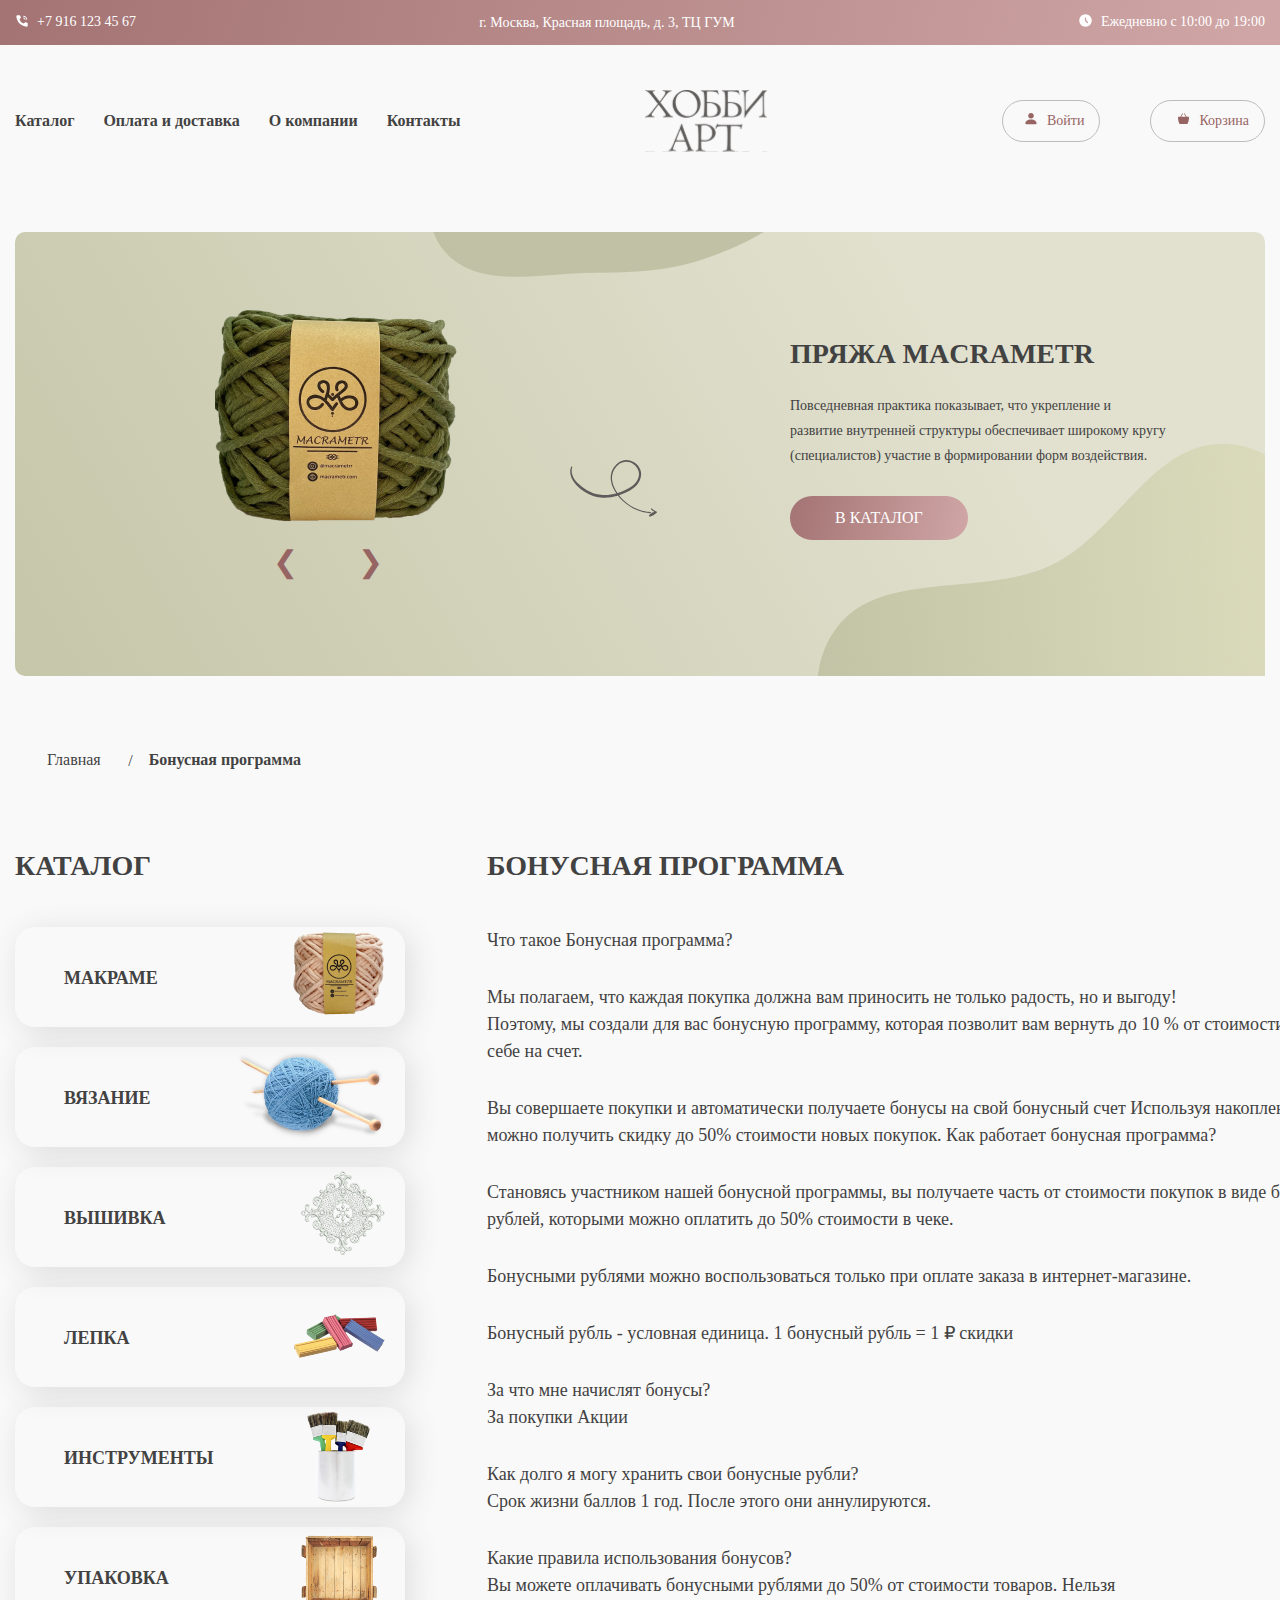
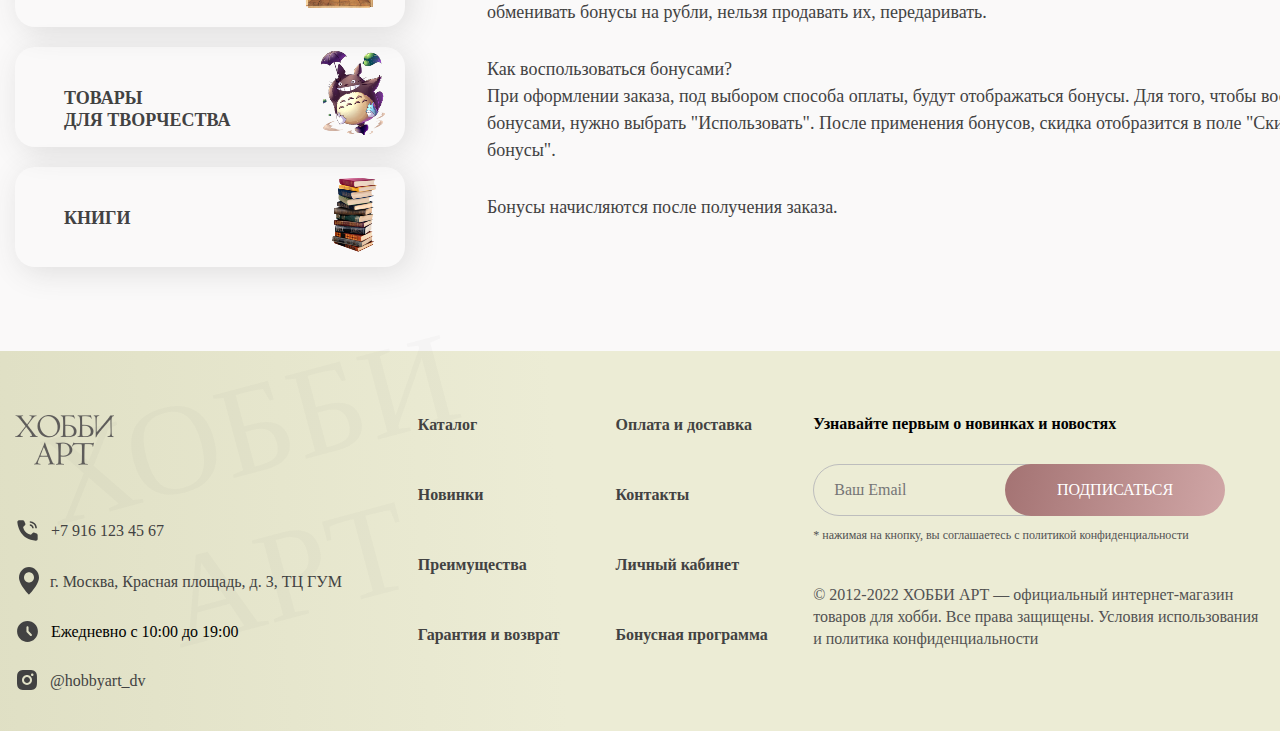
<file: bonus.html>
<!DOCTYPE html>
<html lang="ru">

<head>
    <meta charset="UTF-8">
    <meta http-equiv="X-UA-Compatible" content="IE=edge">
    <meta name="viewport" content="width=device-width, initial-scale=1.0">
    <link rel="shortcut icon" href="./img/favicon.png" type="image/x-icon">
    <link rel="stylesheet" href="https://maxcdn.bootstrapcdn.com/font-awesome/4.5.0/css/font-awesome.min.css">
    <script type="text/javascript" src="script/jquery-3.6.0.min.js"></script>
    <link rel="stylesheet" href="style/style.css">
    <title>Хобби Арт</title>
</head>

<body>
    <div class="wraper">

        <!-- to top button -->
        <div class="scrollup">
            <i class="fa fa-chevron-up"></i>
        </div>
        
        <header>
            <div class="container">
                <!-- headr contact -->
                <div class="contact">
                    <div class="contact-tel"><a href="tel:+79161234567">+7 916 123 45 67</a></div>
                    <div class="map">
                        <p>г. Москва, Красная площадь, д. 3, ТЦ ГУМ</p>
                        <div class="map_active">
                            <iframe
                                src="https://yandex.ru/map-widget/v1/?um=constructor%3A02f424aadba21c93012746b5e1e4023c38959cf8f46565fa1e048c9eaa19129b&amp;source=constructor"
                                width="600" height="400" frameborder="0"></iframe>
                        </div>
                    </div>
                    <div class="contact-working_hours">Ежедневно с 10:00 до 19:00</div>
                </div>

                <section class="menu">
                    <nav class="main-nav">
                        <div class="burger">
                            <span></span>
                        </div>
                        <div class="nav-menu">
                            <ul class="nav-menu_list">
                                <li class="nav-menu_link"><a href="catalogue.html">Каталог</a></li>
                                <li class="nav-menu_link"><a href="delivery.html">Оплата и доставка</a></li>
                                <li class="nav-menu_link"><a href="company.html">О компании</a></li>
                                <li class="nav-menu_link"><a href="company.html">Контакты</a></li>
                            </ul>
                        </div>
                        <div class="nav-logo">
                            <a href="index.html"><img src="./svg/nav_logo.svg" alt="nav-logo"></a>
                        </div>
                        <div class="nav-acc">
                            <div class="nav-account button js-button-campaign"><a href="#">Войти</a>
                            </div>

                            <div class="overlay js-overlay-campaign">
                                <div class="popup js-popup-campaign">
                                    <h2>Войти в личный кабинет</h2>
                                    <form action="" id="acc_form">
                                        <ul>
                                            <li><input class="acc_email" type="email" name="user_email" form="acc_form"
                                                    placeholder="Email" required>
                                            </li>
                                            <li>
                                                <input id="acc_password" type="password" autocomplete="current-password"
                                                    form="acc_form" name="user_password" placeholder="Пароль">
                                            </li>
                                            <li>
                                                <input type="checkbox" id="remember" name="remember"
                                                    value="запомнить меня">
                                                <label for="remember">запомнить меня</label>
                                            </li>
                                            <li><a class="acc_button" href="account.html">Войти</a></li>
                                            <li><button class="acc_button" type="submit" form="acc_form"
                                                    value="forgot_psw">Забыли пароль?</button></li>
                                            <div class="js-button-campaign">
                                                <ul>
                                                    <li>
                                                        <p>Вы еще не зарегистрированы?</p>
                                                    </li>
                                                    <li>
                                                        <div class="js-button-reg"><a
                                                                class="acc_reg_link">Регистрация</a> </div>
                                                        <div class="overlay-reg js-overlay-reg">
                                                            <div class="popup-reg js-popup-campaign-reg">
                                                                <form action="" id="reg_form">
                                                                    <h2>регистрация</h2>
                                                                    <div class="reg_flex">

                                                                        <ul class="reg_list">
                                                                            <li><input type="text" form="reg_form"
                                                                                    name="user_name" placeholder="Имя"
                                                                                    required></li>
                                                                            <li><input type="text" form="reg_form"
                                                                                    name="user_surename"
                                                                                    placeholder="Фамилия" required></li>
                                                                            <li> <input type="text" form="reg_form"
                                                                                    name="user_fathername"
                                                                                    placeholder="Отчество"></li>
                                                                            <li><input type="number" form="reg_form"
                                                                                    name="user_phone"
                                                                                    placeholder="Телефон" required></li>
                                                                        </ul>

                                                                        <ul class="reg_list">
                                                                            <li><input class="reg_email" type="email"
                                                                                    name="user_email" form="reg_form"
                                                                                    placeholder="Email" required></li>
                                                                            <li> <input type="text" form="reg_form"
                                                                                    name="adrres" placeholder="Адрес">
                                                                            </li>
                                                                            <li><input id="reg_password" type="password"
                                                                                    autocomplete="current-password"
                                                                                    form="user_form"
                                                                                    name="user_password"
                                                                                    placeholder="Придумайте пароль">
                                                                            </li>
                                                                            <li><input id="reg_password_confirm"
                                                                                    type="password"
                                                                                    autocomplete="current-password"
                                                                                    form="user_form"
                                                                                    name="confirm_password"
                                                                                    placeholder="Повторите пароль"></li>
                                                                        </ul>

                                                                    </div>
                                                                    <button class="reg_button" type="submit"
                                                                        name="save_reg"
                                                                        form="reg_form">зарегистрироваться</button>
                                                                </form>
                                                                <div class="close-popup-reg js-close-campaign-reg">
                                                                </div>
                                                            </div>
                                                        </div>

                                                    </li>
                                                </ul>
                                            </div>
                                        </ul>
                                    </form>
                                    <div class="close-popup js-close-campaign"></div>
                                </div>
                            </div>



                            <div class="nav-basket"><a href="basket.html">Корзина</a></div>
                        </div>
                    </nav>
                </section>
            </div>
        </header>

        <!-- Main -->

        <main>
            <div class="container">
                <!-- advertisement -->
                <section class="advertisement">
                    <div class="adv">
                        <div class="adv_slider">
                            <div class="item">
                                <img src="./img/adv_slider/01.png">
                            </div>
                            <div class="item">
                                <img src="./img/adv_slider/02.png">
                            </div>
                            <div class="item">
                                <img src="./img/adv_slider/03.png">
                            </div>
                            <div class="btn">
                                <div> <a class="previous" onclick="previousSlide()">&#10094;</a>
                                </div>
                                <div><a class="next" onclick="nextSlide()">&#10095;</a></div>
                            </div>
                        </div>
                        <div class="adv_body">
                            <h1 class="title">Пряжа Macrametr</h1>
                            <div class="adv_text">Повседневная практика показывает, что укрепление и развитие внутренней
                                структуры обеспечивает широкому кругу (специалистов) участие в формировании форм
                                воздействия.</div>
                            <div class="adv_button">
                                <a href="catalogue.html">В каталог</a>
                            </div>
                        </div>
                        <img class="vector_1" src="./img/advertisement/Vector_01.png" alt="vector_1">
                        <img class="vector_2" src="./img/advertisement/Vector_02.png" alt="vector_2">
                        <img class="arrow" src="./svg/advertisement/02_arrow.svg" alt="arrow">
                    </div>
                </section>
                <!-- breadcrumb -->
                <ul id="breadcrumbs">
                    <li><a href="index.html">Главная</a></li>
                    <li><a href="bonus.html" class="current">Бонусная программа</a>
                    </li>
                </ul>

                <div class="container_flex">
                    <aside class="aside_catalogue">
                        <h1 class="aside_text">каталог</h1>

                        <a href="catalogue.html">
                            <div class="aside_block">
                                <h2>Макраме</h2>
                                <img src="./img/aside_catalogue/01.png" alt="Макраме">
                            </div>
                        </a>

                        <a href="catalogue.html">
                            <div class="aside_block">
                                <h2>Вязание</h2>
                                <img src="./img/aside_catalogue/02.png" alt="Макраме">
                            </div>
                        </a>

                        <a href="catalogue.html">
                            <div class="aside_block">
                                <h2>Вышивка</h2>
                                <img src="./img/aside_catalogue/03.png" alt="Вышивка">
                            </div>
                        </a>

                        <a href="catalogue.html">
                            <div class="aside_block">
                                <h2>Лепка</h2>
                                <img src="./img/aside_catalogue/04.png" alt="Лепка">
                            </div>
                        </a>

                        <a href="catalogue.html">
                            <div class="aside_block">
                                <h2>Инструменты</h2>
                                <img src="./img/aside_catalogue/05.png" alt="Инструменты">
                            </div>
                        </a>

                        <a href="catalogue.html">
                            <div class="aside_block">
                                <h2>Упаковка</h2>
                                <img src="./img/aside_catalogue/06.png" alt="Упаковка">
                            </div>
                        </a>

                        <a href="catalogue.html">
                            <div class="aside_block">
                                <h2>Товары <br>для творчества</h2>
                                <img src="./img/aside_catalogue/07.png" alt="Товары для творчества">
                            </div>
                        </a>

                        <a href="catalogue.html">
                            <div class="aside_block">
                                <h2>Книги</h2>
                                <img src="./img/aside_catalogue/08.png" alt="книги">
                            </div>
                        </a>
                    </aside>

                    <section class="delivery">
                        <h1 class="delivery_text_big dtb">бонусная программа</h1>
                        <p class="delivery_text_small">Что такое Бонусная программа?
                        </p>
                        <p class="delivery_text_small">Мы полагаем, что каждая покупка должна вам приносить не только
                            радость, но и выгоду! <br>Поэтому, мы создали для вас бонусную программу, которая позволит
                            вам вернуть до 10 % от стоимости товаров к себе на счет.
                        </p>
                        <p class="delivery_text_small">Вы совершаете покупки и автоматически получаете бонусы на свой
                            бонусный счет
                            Используя накопленные бонусы, можно получить скидку до 50% стоимости новых покупок.
                            Как работает бонусная программа?
                        </p>
                        <p class="delivery_text_small">Становясь участником нашей бонусной программы, вы получаете часть
                            от стоимости покупок в виде бонусных рублей, которыми можно оплатить до 50% стоимости в
                            чеке.</p>
                        <p class="delivery_text_small">Бонусными рублями можно воспользоваться только при оплате заказа
                            в интернет-магазине.</p>
                        <p class="delivery_text_small">Бонусный рубль - условная единица. 1 бонусный рубль = 1 ₽ скидки
                        </p>
                        <p class="delivery_text_small">За что мне начислят бонусы?
                            <br>За покупки Акции</p>
                        <p class="delivery_text_small">Как долго я могу хранить свои бонусные рубли?
                            <br>Срок жизни баллов 1 год. После этого они аннулируются.</p>
                        <p class="delivery_text_small"> Какие правила использования бонусов?
                            <br>Вы можете оплачивать бонусными рублями до 50% от стоимости товаров. Нельзя
                            <br>обменивать бонусы на рубли, нельзя продавать их, передаривать.</p>
                        <p class="delivery_text_small">Как воспользоваться бонусами?
                            <br>При оформлении заказа, под выбором способа оплаты, будут отображаться бонусы. Для того,
                            чтобы воспользоваться бонусами, нужно выбрать "Использовать". После применения бонусов,
                            скидка отобразится в поле "Скидка за бонусы".</p>
                        <p class="delivery_text_small">Бонусы начисляются после получения заказа.</p>
                    </section>
                </div>
            </div>
        </main>

        <!-- Footer -->
        <footer>
            <div class="container">
                <div class="footer_flex">
                    <p class="footer_text">ХОББИ <br>АРТ</p>
                    <div class="footer_contact">
                        <img src="./img/footer/logo.png" alt="logo">
                        <ul class="footer_list">
                            <li class="footer_tel"><a href="tel:+79161234567">+7 916 123 45 67</a></li>
                            <li class="footer_adress"><a href="https://yandex.ru/maps/-/CCUJZBB3GC" target="_blank">г.
                                    Москва, Красная площадь, д. 3, ТЦ ГУМ</a></li>
                            <li class="footer_time">Ежедневно с 10:00 до 19:00</li>
                            <li class="footer_insta"><a href="https://instanavigation.com/ru/profile/hobbyart_dv"
                                    target="_blank">@hobbyart_dv</a></li>
                        </ul>
                    </div>

                    <div class="footer_menu">
                        <ul>
                            <li><a href="catalogue.html">Каталог</a></li>
                            <li><a href="index.html#new">Новинки</a></li>
                            <li><a href="index.html#advantages">Преимущества</a></li>
                            <li><a href="waranty.html">Гарантия и возврат</a></li>
                        </ul>
                    </div>

                    <div class="footer_menu">
                        <ul>
                            <li><a href="delivery.html">Оплата и доставка</a></li>
                            <li><a href="company.html">Контакты</a></li>
                            <li><a href="account.html">Личный кабинет</a></li>
                            <li><a href="bonus.html">Бонусная программа</a></li>
                        </ul>
                    </div>

                    <div class="footer_mailing">
                        <p>Узнавайте первым о новинках и новостях</p>
                        <form action="" method="get" id="mailing">
                            <input type="email" name="email_mailing" form="mailing" placeholder="Ваш Email">
                            <button class="footer_button" type="submit" form="mailing"
                                value="aprove">подписаться</button>
                            <p class="footer_mailing_attention">* нажимая на кнопку, вы соглашаетесь с политикой
                                конфиденциальности</p>
                            <p class="footer_mailing_copyright">© 2012-2022 ХОББИ АРТ — официальный интернет-магазин
                                товаров для хобби. Все права защищены. Условия использования и политика
                                конфиденциальности</p>
                        </form>
                    </div>
                </div>
            </div>
        </footer>
    </div>
    <script src="script/account_popup.js"></script>
    <script src="script/script.js"></script>
</body>

</html>
</file>
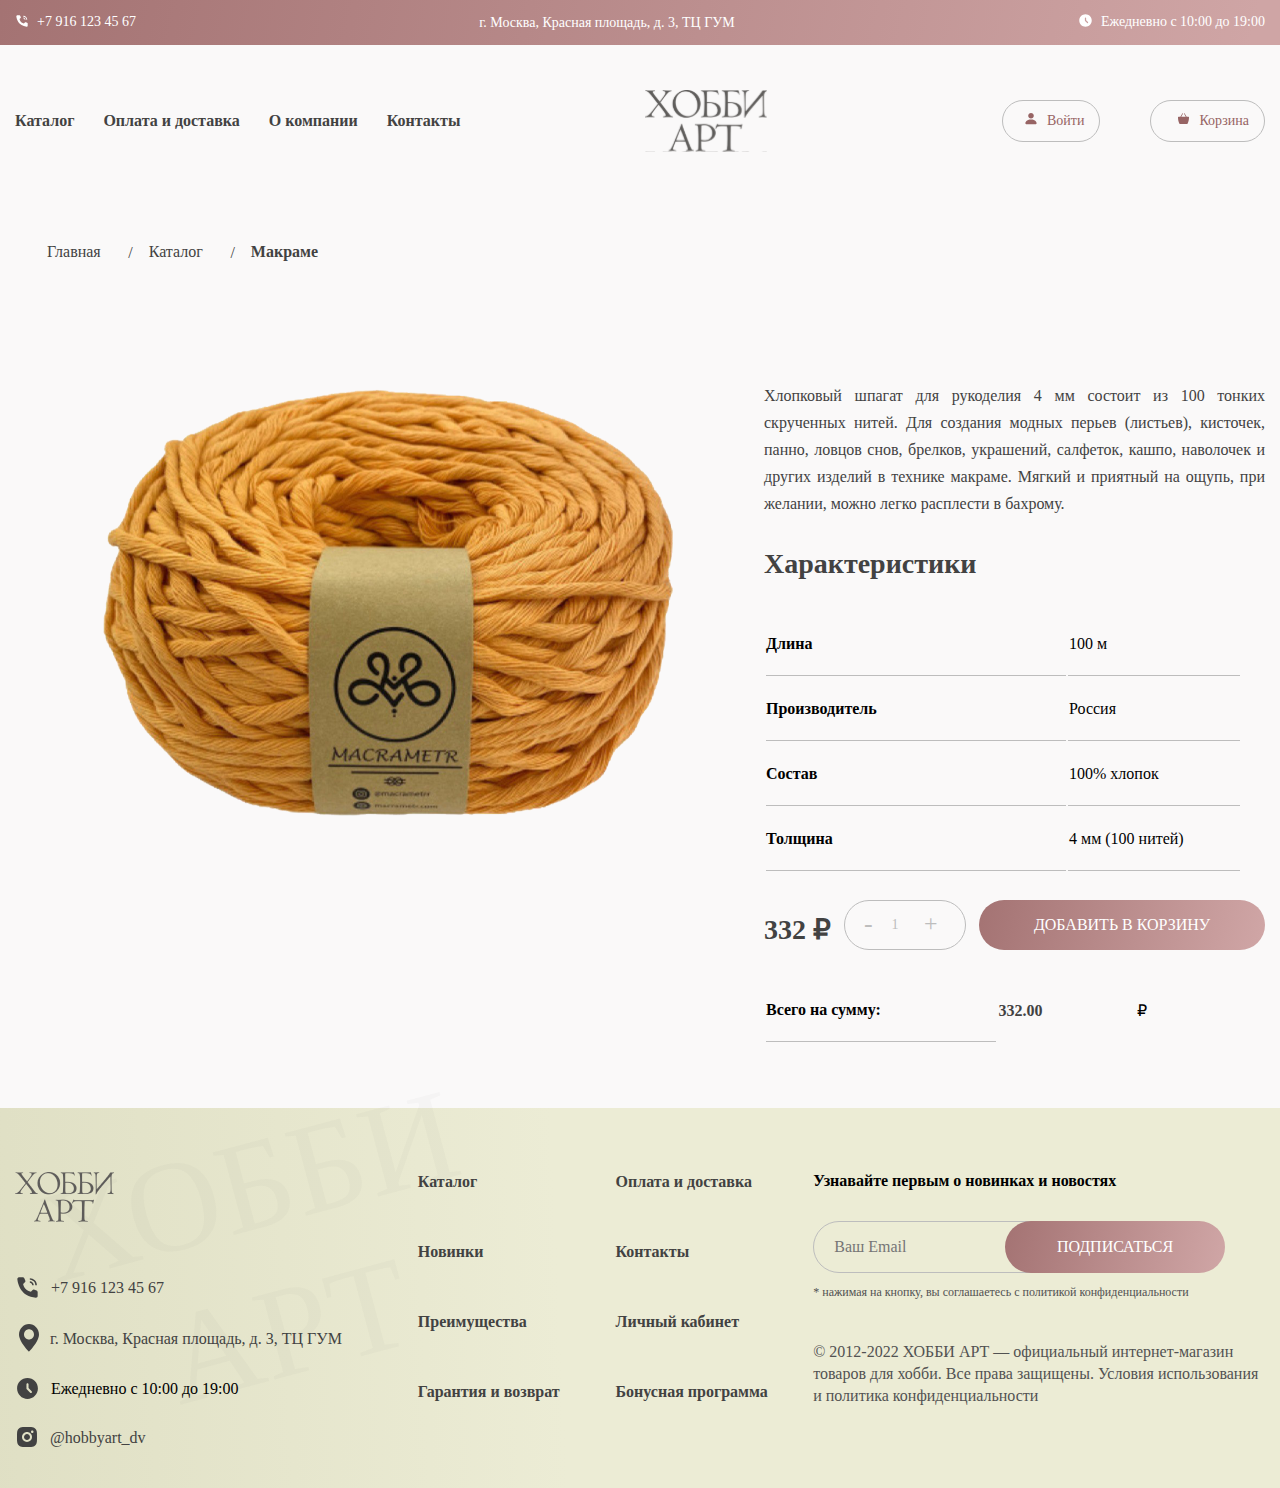
<file: card_1.html>
<!DOCTYPE html>
<html lang="ru">

<head>
    <meta charset="UTF-8">
    <meta http-equiv="X-UA-Compatible" content="IE=edge">
    <meta name="viewport" content="width=device-width, initial-scale=1.0">
    <link rel="shortcut icon" href="./img/favicon.png" type="image/x-icon">
    <link rel="stylesheet" href="https://maxcdn.bootstrapcdn.com/font-awesome/4.5.0/css/font-awesome.min.css">
    <script type="text/javascript" src="script/jquery-3.6.0.min.js"></script>
    <link rel="stylesheet" href="style/style.css">
    <title>Хобби Арт</title>
</head>

<body>
    <div class="wraper">

        <!-- to top button -->
        <div class="scrollup">
            <i class="fa fa-chevron-up"></i>
        </div>
        
        <header>
            <div class="container">
                <!-- headr contact -->
                <div class="contact">
                    <div class="contact-tel"><a href="tel:+79161234567">+7 916 123 45 67</a></div>
                    <div class="map">
                        <p>г. Москва, Красная площадь, д. 3, ТЦ ГУМ</p>
                        <div class="map_active">
                            <iframe
                                src="https://yandex.ru/map-widget/v1/?um=constructor%3A02f424aadba21c93012746b5e1e4023c38959cf8f46565fa1e048c9eaa19129b&amp;source=constructor"
                                width="600" height="400" frameborder="0"></iframe>
                        </div>
                    </div>
                    <div class="contact-working_hours">Ежедневно с 10:00 до 19:00</div>
                </div>

                <section class="menu">
                    <nav class="main-nav">
                        <div class="burger">
                            <span></span>
                        </div>
                        <div class="nav-menu">
                            <ul class="nav-menu_list">
                                <li class="nav-menu_link"><a href="catalogue.html">Каталог</a></li>
                                <li class="nav-menu_link"><a href="delivery.html">Оплата и доставка</a></li>
                                <li class="nav-menu_link"><a href="company.html">О компании</a></li>
                                <li class="nav-menu_link"><a href="company.html">Контакты</a></li>
                            </ul>
                        </div>
                        <div class="nav-logo">
                            <a href="index.html"><img src="./svg/nav_logo.svg" alt="nav-logo"></a>
                        </div>
                        <div class="nav-acc">
                            <div class="nav-account button js-button-campaign"><a href="#">Войти</a>
                            </div>

                            <div class="overlay js-overlay-campaign">
                                <div class="popup js-popup-campaign">
                                    <h2>Войти в личный кабинет</h2>
                                    <form action="" id="acc_form">
                                        <ul>
                                            <li><input class="acc_email" type="email" name="user_email" form="acc_form"
                                                    placeholder="Email" required>
                                            </li>
                                            <li>
                                                <input id="acc_password" type="password" autocomplete="current-password"
                                                    form="acc_form" name="user_password" placeholder="Пароль">
                                            </li>
                                            <li>
                                                <input type="checkbox" id="remember" name="remember"
                                                    value="запомнить меня">
                                                <label for="remember">запомнить меня</label>
                                            </li>
                                            <li><a class="acc_button" href="account.html">Войти</a></li>
                                            <li><button class="acc_button" type="submit" form="acc_form"
                                                    value="forgot_psw">Забыли пароль?</button></li>
                                            <div class="js-button-campaign">
                                                <ul>
                                                    <li>
                                                        <p>Вы еще не зарегистрированы?</p>
                                                    </li>
                                                    <li>
                                                        <div class="js-button-reg"><a
                                                                class="acc_reg_link">Регистрация</a> </div>
                                                        <div class="overlay-reg js-overlay-reg">
                                                            <div class="popup-reg js-popup-campaign-reg">
                                                                <form action="" id="reg_form">
                                                                    <h2>регистрация</h2>
                                                                    <div class="reg_flex">

                                                                        <ul class="reg_list">
                                                                            <li><input type="text" form="reg_form"
                                                                                    name="user_name" placeholder="Имя"
                                                                                    required></li>
                                                                            <li><input type="text" form="reg_form"
                                                                                    name="user_surename"
                                                                                    placeholder="Фамилия" required></li>
                                                                            <li> <input type="text" form="reg_form"
                                                                                    name="user_fathername"
                                                                                    placeholder="Отчество"></li>
                                                                            <li><input type="number" form="reg_form"
                                                                                    name="user_phone"
                                                                                    placeholder="Телефон" required></li>
                                                                        </ul>

                                                                        <ul class="reg_list">
                                                                            <li><input class="reg_email" type="email"
                                                                                    name="user_email" form="reg_form"
                                                                                    placeholder="Email" required></li>
                                                                            <li> <input type="text" form="reg_form"
                                                                                    name="adrres" placeholder="Адрес">
                                                                            </li>
                                                                            <li><input id="reg_password" type="password"
                                                                                    autocomplete="current-password"
                                                                                    form="user_form"
                                                                                    name="user_password"
                                                                                    placeholder="Придумайте пароль">
                                                                            </li>
                                                                            <li><input id="reg_password_confirm"
                                                                                    type="password"
                                                                                    autocomplete="current-password"
                                                                                    form="user_form"
                                                                                    name="confirm_password"
                                                                                    placeholder="Повторите пароль"></li>
                                                                        </ul>

                                                                    </div>
                                                                    <button class="reg_button" type="submit"
                                                                        name="save_reg"
                                                                        form="reg_form">зарегистрироваться</button>
                                                                </form>
                                                                <div class="close-popup-reg js-close-campaign-reg">
                                                                </div>
                                                            </div>
                                                        </div>

                                                    </li>
                                                </ul>
                                            </div>
                                        </ul>
                                    </form>
                                    <div class="close-popup js-close-campaign"></div>
                                </div>
                            </div>

                            <div class="nav-basket"><a href="basket.html">Корзина</a></div>
                        </div>
                    </nav>
                </section>
            </div>
        </header>

        <!-- Main -->

        <main>
            <div class="container">

                <!-- breadcrumb -->
                <ul id="breadcrumbs">
                    <li><a href="index.html">Главная</a></li>
                    <li><a href="catalogue.html">Каталог</a></li>
                    <li><a href="card_1.html" class="current">Макраме</a>
                    </li>
                </ul>

                <section class="card">
                    <div class="card_image">
                        <img src="img/card/01_mac.png" alt="макраме">
                    </div>

                    <div class="card_info">
                        <p>Хлопковый шпагат для рукоделия 4 мм состоит из 100 тонких скрученных нитей. <br>Для создания
                            модных перьев (листьев), кисточек, панно, ловцов снов, брелков, <br>украшений, салфеток,
                            кашпо, наволочек и других изделий в технике макраме. <br>Мягкий и приятный на ощупь, при
                            желании, можно легко расплести в бахрому.</p>
                        <h2>Характеристики</h2>
                        <table>
                            <tr>
                                <th>Длина</th>
                                <td>100 м</td>
                            </tr>
                            <tr>
                                <th>Производитель</th>
                                <td>Россия</td>
                            </tr>
                            <tr>
                                <th>Состав</th>
                                <td>100% хлопок</td>
                            </tr>
                            <tr>
                                <th>Толщина</th>
                                <td>4 мм (100 нитей)</td>
                            </tr>
                        </table>

                        <div class="table">
                            <div class="card_form">
                                <p>332 &#8381;</p>
                                <form action="" id="card_basket">
                                    <input type="number" min="1" max="999" id="Col" value="1">
                                    <button class="btnPlus" id="btnPlus" type="button" form="card_basket">+</button>
                                    <button class="btnMinus" id="btnMinus" type="button" form="card_basket">-</button>
                                </form>
                                <button class="button_sub" type="submit" form="card_basket">добавить в корзину</button>
                            </div>

                            <span id="primaryTotal">
                                <table>
                                    <tr>
                                        <th>Всего на сумму:</th>
                                        <td class="price" data-price="332"></td>
                                        <td>&#8381;</td>
                                    </tr>
                                </table>
                            </span>
                        </div>
                    </div>
                </section>



            </div>
        </main>

        <!-- Footer -->
        <footer>
            <div class="container">
                <div class="footer_flex">
                    <p class="footer_text">ХОББИ <br>АРТ</p>
                    <div class="footer_contact">
                        <img src="./img/footer/logo.png" alt="logo">
                        <ul class="footer_list">
                            <li class="footer_tel"><a href="tel:+79161234567">+7 916 123 45 67</a></li>
                            <li class="footer_adress"><a href="https://yandex.ru/maps/-/CCUJZBB3GC" target="_blank">г.
                                    Москва, Красная площадь, д. 3, ТЦ ГУМ</a></li>
                            <li class="footer_time">Ежедневно с 10:00 до 19:00</li>
                            <li class="footer_insta"><a href="https://instanavigation.com/ru/profile/hobbyart_dv"
                                    target="_blank">@hobbyart_dv</a></li>
                        </ul>
                    </div>

                    <div class="footer_menu">
                        <ul>
                            <li><a href="catalogue.html">Каталог</a></li>
                            <li><a href="index.html#new">Новинки</a></li>
                            <li><a href="index.html#advantages">Преимущества</a></li>
                            <li><a href="waranty.html">Гарантия и возврат</a></li>
                        </ul>
                    </div>

                    <div class="footer_menu">
                        <ul>
                            <li><a href="delivery.html">Оплата и доставка</a></li>
                            <li><a href="company.html">Контакты</a></li>
                            <li><a href="account.html">Личный кабинет</a></li>
                            <li><a href="bonus.html">Бонусная программа</a></li>
                        </ul>
                    </div>

                    <div class="footer_mailing">
                        <p>Узнавайте первым о новинках и новостях</p>
                        <form action="" method="get" id="mailing">
                            <input type="email" name="email_mailing" form="mailing" placeholder="Ваш Email">
                            <button class="footer_button" type="submit" form="mailing"
                                value="aprove">подписаться</button>
                            <p class="footer_mailing_attention">* нажимая на кнопку, вы соглашаетесь с политикой
                                конфиденциальности</p>
                            <p class="footer_mailing_copyright">© 2012-2022 ХОББИ АРТ — официальный интернет-магазин
                                товаров для хобби. Все права защищены. Условия использования и политика
                                конфиденциальности</p>
                        </form>
                    </div>
                </div>
            </div>
        </footer>
    </div>

    <script src="script/account_popup.js"></script>
    <script src="script/script.js"></script>
</body>

</html>
</file>
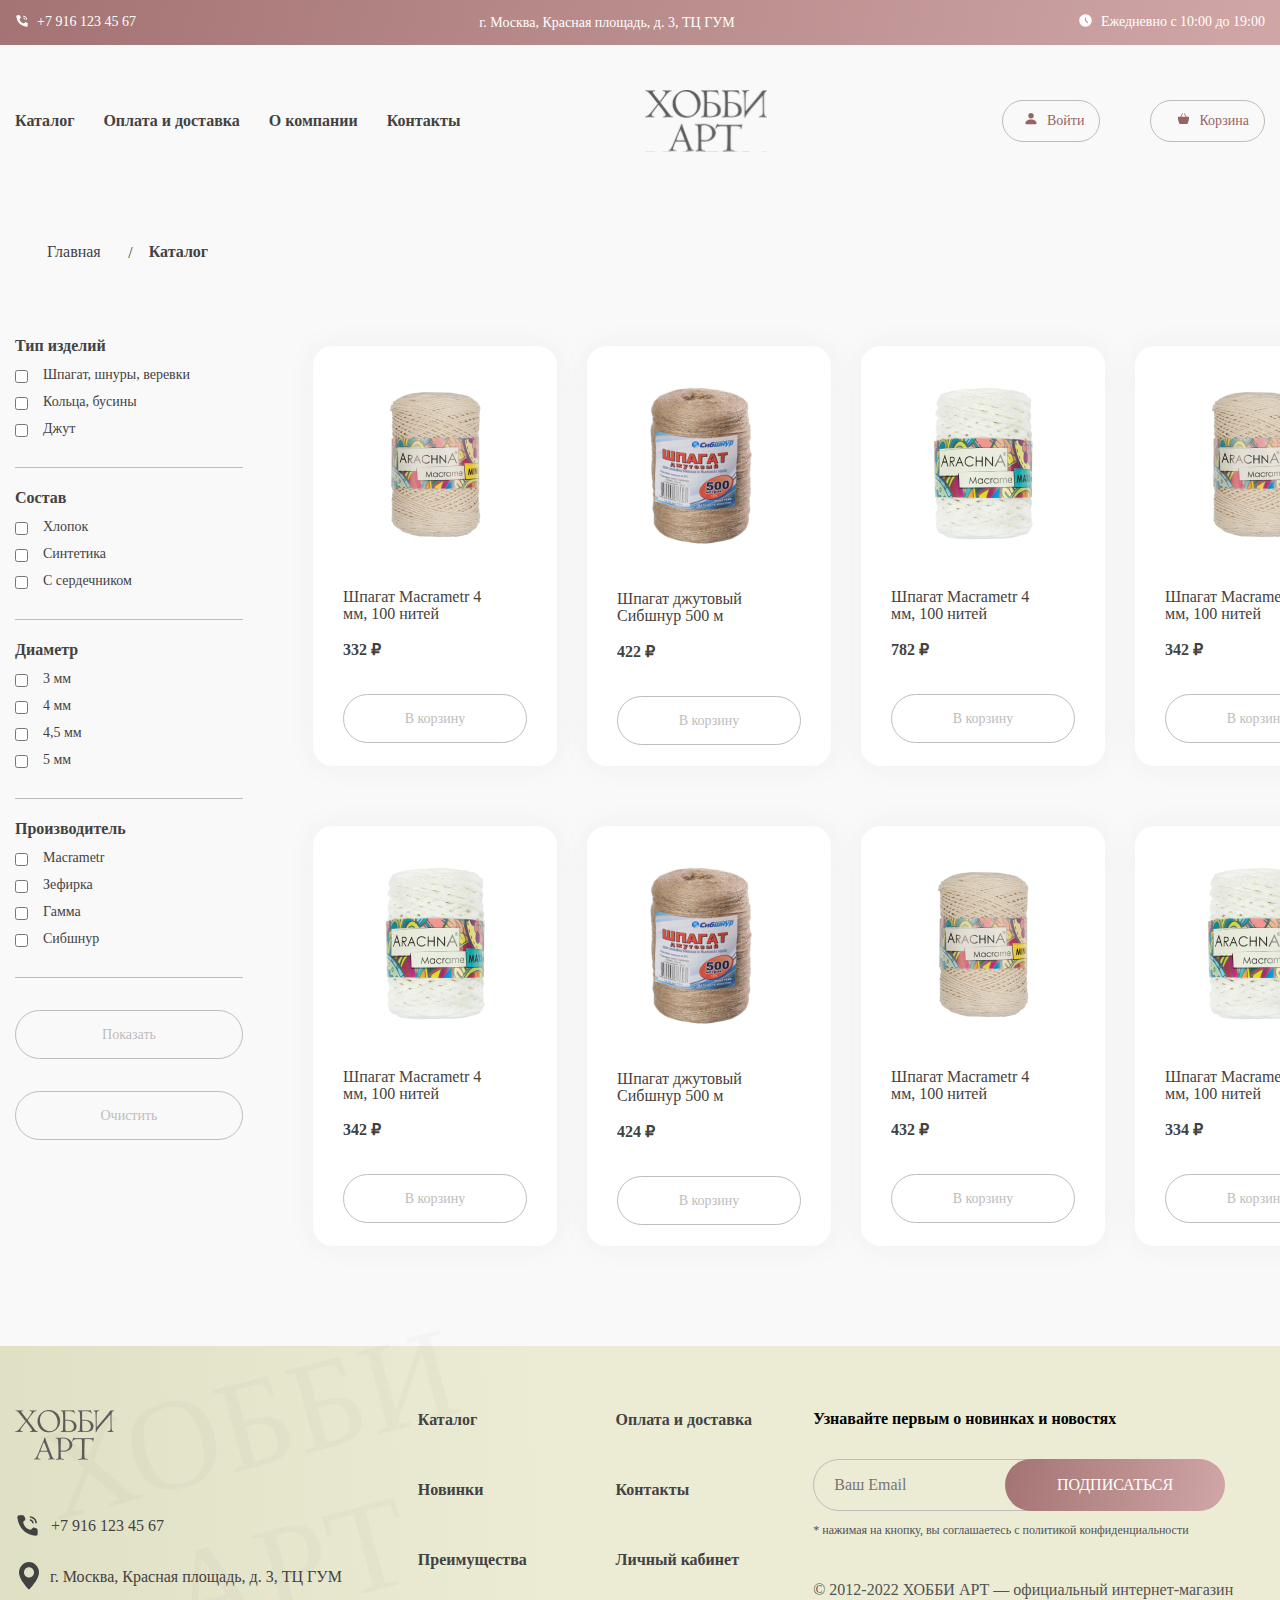
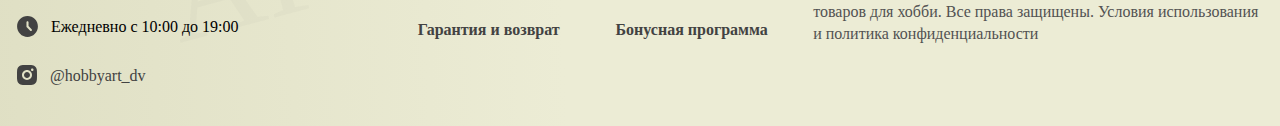
<file: catalogue.html>
<!DOCTYPE html>
<html lang="ru">

<head>
    <meta charset="UTF-8">
    <meta http-equiv="X-UA-Compatible" content="IE=edge">
    <meta name="viewport" content="width=device-width, initial-scale=1.0">
    <link rel="shortcut icon" href="./img/favicon.png" type="image/x-icon">
    <link rel="stylesheet" href="https://maxcdn.bootstrapcdn.com/font-awesome/4.5.0/css/font-awesome.min.css">
    <script type="text/javascript" src="script/jquery-3.6.0.min.js"></script>
    <link rel="stylesheet" type="text/css" href="style/jquery.datetimepicker.css" />
    <script src="script/jquery.datetimepicker.full.js"></script>
    <link rel="stylesheet" href="style/style.css">
    <title>Хобби Арт</title>
</head>

<body>
    <div class="wraper">

        <!-- to top button -->
        <div class="scrollup">
            <i class="fa fa-chevron-up"></i>
        </div>
        
        <header>
            <div class="container">
                <!-- headr contact -->
                <div class="contact">
                    <div class="contact-tel"><a href="tel:+79161234567">+7 916 123 45 67</a></div>
                    <div class="map">
                        <p>г. Москва, Красная площадь, д. 3, ТЦ ГУМ</p>
                        <div class="map_active">
                            <iframe
                                src="https://yandex.ru/map-widget/v1/?um=constructor%3A02f424aadba21c93012746b5e1e4023c38959cf8f46565fa1e048c9eaa19129b&amp;source=constructor"
                                width="600" height="400" frameborder="0"></iframe>
                        </div>
                    </div>
                    <div class="contact-working_hours">Ежедневно с 10:00 до 19:00</div>
                </div>

                <section class="menu">
                    <nav class="main-nav">
                        <div class="burger">
                            <span></span>
                        </div>
                        <div class="nav-menu">
                            <ul class="nav-menu_list">
                                <li class="nav-menu_link"><a href="catalogue.html">Каталог</a></li>
                                <li class="nav-menu_link"><a href="delivery.html">Оплата и доставка</a></li>
                                <li class="nav-menu_link"><a href="company.html">О компании</a></li>
                                <li class="nav-menu_link"><a href="company.html">Контакты</a></li>
                            </ul>
                        </div>
                        <div class="nav-logo">
                            <a href="index.html"><img src="./svg/nav_logo.svg" alt="nav-logo"></a>
                        </div>
                        <div class="nav-acc">
                            <div class="nav-account button js-button-campaign"><a href="#">Войти</a>
                            </div>

                            <div class="overlay js-overlay-campaign">
                                <div class="popup js-popup-campaign">
                                    <h2>Войти в личный кабинет</h2>
                                    <form action="" id="acc_form">
                                        <ul>
                                            <li><input class="acc_email" type="email" name="user_email" form="acc_form"
                                                    placeholder="Email" required>
                                            </li>
                                            <li>
                                                <input id="acc_assword" type="password" autocomplete="current-password"
                                                    form="acc_form" name="user_password" placeholder="Пароль">
                                            </li>
                                            <li>
                                                <input type="checkbox" id="remember" name="remember"
                                                    value="запомнить меня">
                                                <label for="remember">запомнить меня</label>
                                            </li>
                                            <li><a class="acc_button" href="account.html">Войти</a></li>
                                            <li><button class="acc_button" type="submit" form="acc_form"
                                                    value="forgot_psw">Забыли пароль?</button></li>
                                            <div class="js-button-campaign">
                                                <ul>
                                                    <li>
                                                        <p>Вы еще не зарегистрированы?</p>
                                                    </li>
                                                    <li>
                                                        <div class="js-button-reg"><a
                                                                class="acc_reg_link">Регистрация</a> </div>
                                                        <div class="overlay-reg js-overlay-reg">
                                                            <div class="popup-reg js-popup-campaign-reg">
                                                                <form action="" id="reg_form">
                                                                    <h2>регистрация</h2>
                                                                    <div class="reg_flex">

                                                                        <ul class="reg_list">
                                                                            <li><input type="text" form="reg_form"
                                                                                    name="user_name" placeholder="Имя"
                                                                                    required></li>
                                                                            <li><input type="text" form="reg_form"
                                                                                    name="user_surename"
                                                                                    placeholder="Фамилия" required></li>
                                                                            <li> <input type="text" form="reg_form"
                                                                                    name="user_fathername"
                                                                                    placeholder="Отчество"></li>
                                                                            <li><input type="number" form="reg_form"
                                                                                    name="user_phone"
                                                                                    placeholder="Телефон" required></li>
                                                                        </ul>

                                                                        <ul class="reg_list">
                                                                            <li><input class="reg_email" type="email"
                                                                                    name="user_email" form="reg_form"
                                                                                    placeholder="Email" required></li>
                                                                            <li> <input type="text" form="reg_form"
                                                                                    name="adrres" placeholder="Адрес">
                                                                            </li>
                                                                            <li><input id="reg_password" type="password"
                                                                                    autocomplete="current-password"
                                                                                    form="user_form"
                                                                                    name="user_password"
                                                                                    placeholder="Придумайте пароль">
                                                                            </li>
                                                                            <li><input id="userPassword" type="password"
                                                                                    autocomplete="current-password"
                                                                                    form="user_form"
                                                                                    name="confirm_password"
                                                                                    placeholder="Повторите пароль"></li>
                                                                        </ul>

                                                                    </div>
                                                                    <button class="reg_button" type="submit"
                                                                        name="save_reg"
                                                                        form="reg_form">зарегистрироваться</button>
                                                                </form>
                                                                <div class="close-popup-reg js-close-campaign-reg">
                                                                </div>
                                                            </div>
                                                        </div>

                                                    </li>
                                                </ul>
                                            </div>
                                        </ul>
                                    </form>
                                    <div class="close-popup js-close-campaign"></div>
                                </div>
                            </div>



                            <div class="nav-basket"><a href="basket.html">Корзина</a></div>
                        </div>
                    </nav>
                </section>
            </div>
        </header>

        <!-- Main -->

        <main>
            <div class="container">
                <!-- advertisement -->

                <ul id="breadcrumbs">
                    <li><a href="index.html">Главная</a></li>
                    <ul><a href="catalogue.html" class="current">Каталог</a>
                    </ul>
                </ul>

                <div class="catalogue_flex">
                    <div>
                        <form action="" id="catalogue" class="catalogue_grid">
                            <div>
                                <p class="title_p">Тип изделий</p>
                                <ul>
                                    <li><input type="checkbox" name="shpagat">Шпагат, шнуры, веревки</li>
                                    <li><input type="checkbox" name="circle">Кольца, бусины</li>
                                    <li><input type="checkbox" name="jut">Джут</li>
                                </ul>
                            </div>
                            <div>
                                <p class="title_p">Состав</p>
                                <ul>
                                    <li><input type="checkbox" name="cotton">Хлопок</li>
                                    <li><input type="checkbox" name="synth">Синтетика</li>
                                    <li><input type="checkbox" name="serdce">С сердечником</li>
                                </ul>
                            </div>
                            <div>
                                <p class="title_p">Диаметр</p>
                                <ul>
                                    <li><input type="checkbox" name="3">3 мм</li>
                                    <li><input type="checkbox" name="4">4 мм</li>
                                    <li><input type="checkbox" name="4.5">4,5 мм</li>
                                    <li><input type="checkbox" name="5">5 мм</li>
                                </ul>
                            </div>
                            <div>
                                <p class="title_p">Производитель</p>
                                <ul>
                                    <li><input type="checkbox" name="macrametr">Macrametr</li>
                                    <li><input type="checkbox" name="zefirka">Зефирка</li>
                                    <li><input type="checkbox" name="gamma">Гамма</li>
                                    <li><input type="checkbox" name="sibshnur">Сибшнур</li>
                                </ul>
                            </div>
                            
                        </form>
                        <div class="button_flex">
                            <button class="submit" type="submit" form="catalogue">Показать</button>
                            <button class="reset" type="reset" form="catalogue">Очистить</button>
                        </div>
                    </div>
                    <div class="cards">
                        <div class="first">
                            <div class="product_card">
                                <img src="img/product_card/04.png" alt="product">
                                <p class="text">Шпагат Macrametr 4 мм, 100 нитей</p>
                                <p class="price">332 &#8381;</p>
                                <button class="card_btn" type="submit">В корзину</button>
                            </div>
                            <div class="product_card">
                                <img src="img/product_card/02.png" alt="product">
                                <p class="text">Шпагат джутовый Сибшнур 500 м</p>
                                <p class="price line">422 &#8381;</p>
                                <button class="card_btn" type="submit">В корзину</button>
                            </div>
                            <div class="product_card">
                                <img src="img/product_card/03.png" alt="product">
                                <p class="text">Шпагат Macrametr 4 мм, 100 нитей</p>
                                <p class="price">782 &#8381;</p>
                                <button class="card_btn" type="submit">В корзину</button>
                            </div>
                            <div class="product_card">
                                <img src="img/product_card/04.png" alt="product">
                                <p class="text">Шпагат Macrametr 4 мм, 100 нитей</p>
                                <p class="price">342 &#8381;</p>
                                <button class="card_btn" type="submit">В корзину</button>
                            </div>
                        </div>
                        <div class="second">
                            <div class="product_card">
                                <img src="img/product_card/03.png" alt="product">
                                <p class="text">Шпагат Macrametr 4 мм, 100 нитей</p>
                                <p class="price">342 &#8381;</p>
                                <button class="card_btn" type="submit">В корзину</button>
                            </div>
                            <div class="product_card">
                                <img src="img/product_card/02.png" alt="product">
                                <p class="text">Шпагат джутовый Сибшнур 500 м</p>
                                <p class="price line"><span>424 &#8381;</span></p>
                                <button class="card_btn" type="submit">В корзину</button>
                            </div>
                            <div class="product_card">
                                <img src="img/product_card/04.png" alt="product">
                                <p class="text">Шпагат Macrametr 4 мм, 100 нитей</p>
                                <p class="price">432 &#8381;</p>
                                <button class="card_btn" type="submit">В корзину</button>
                            </div>
                            <div class="product_card">
                                <img src="img/product_card/03.png" alt="product">
                                <p class="text">Шпагат Macrametr 4 мм, 100 нитей</p>
                                <p class="price">334 &#8381;</p>
                                <button class="card_btn" type="submit">В корзину</button>
                            </div>
                        </div>
                    </div>
                </div>
            </div>
        </main>

        <!-- Footer -->
        <footer>
            <div class="container">
                <div class="footer_flex">
                    <p class="footer_text">ХОББИ <br>АРТ</p>
                    <div class="footer_contact">
                        <img src="./img/footer/logo.png" alt="logo">
                        <ul class="footer_list">
                            <li class="footer_tel"><a href="tel:+79161234567">+7 916 123 45 67</a></li>
                            <li class="footer_adress"><a href="https://yandex.ru/maps/-/CCUJZBB3GC" target="_blank">г.
                                    Москва, Красная площадь, д. 3, ТЦ ГУМ</a></li>
                            <li class="footer_time">Ежедневно с 10:00 до 19:00</li>
                            <li class="footer_insta"><a href="https://instanavigation.com/ru/profile/hobbyart_dv"
                                    target="_blank">@hobbyart_dv</a></li>
                        </ul>
                    </div>

                    <div class="footer_menu">
                        <ul>
                            <li><a href="catalogue.html">Каталог</a></li>
                            <li><a href="index.html#new">Новинки</a></li>
                            <li><a href="index.html#advantages">Преимущества</a></li>
                            <li><a href="waranty.html">Гарантия и возврат</a></li>
                        </ul>
                    </div>

                    <div class="footer_menu">
                        <ul>
                            <li><a href="delivery.html">Оплата и доставка</a></li>
                            <li><a href="company.html">Контакты</a></li>
                            <li><a href="account.html">Личный кабинет</a></li>
                            <li><a href="bonus.html">Бонусная программа</a></li>
                        </ul>
                    </div>

                    <div class="footer_mailing">
                        <p>Узнавайте первым о новинках и новостях</p>
                        <form action="" method="get" id="mailing_more">
                            <input type="email" name="email_mailing" form="mailing" placeholder="Ваш Email">
                            <button class="footer_button" type="submit" form="mailing_more"
                                value="aprove">подписаться</button>
                            <p class="footer_mailing_attention">* нажимая на кнопку, вы соглашаетесь с политикой
                                конфиденциальности</p>
                            <p class="footer_mailing_copyright">© 2012-2022 ХОББИ АРТ — официальный интернет-магазин
                                товаров для хобби. Все права защищены. Условия использования и политика
                                конфиденциальности</p>
                        </form>
                    </div>
                </div>
            </div>
        </footer>
    </div>

    <script src="script/account_popup.js"></script>
    <script src="script/script.js"></script>
</body>

</html>
</file>
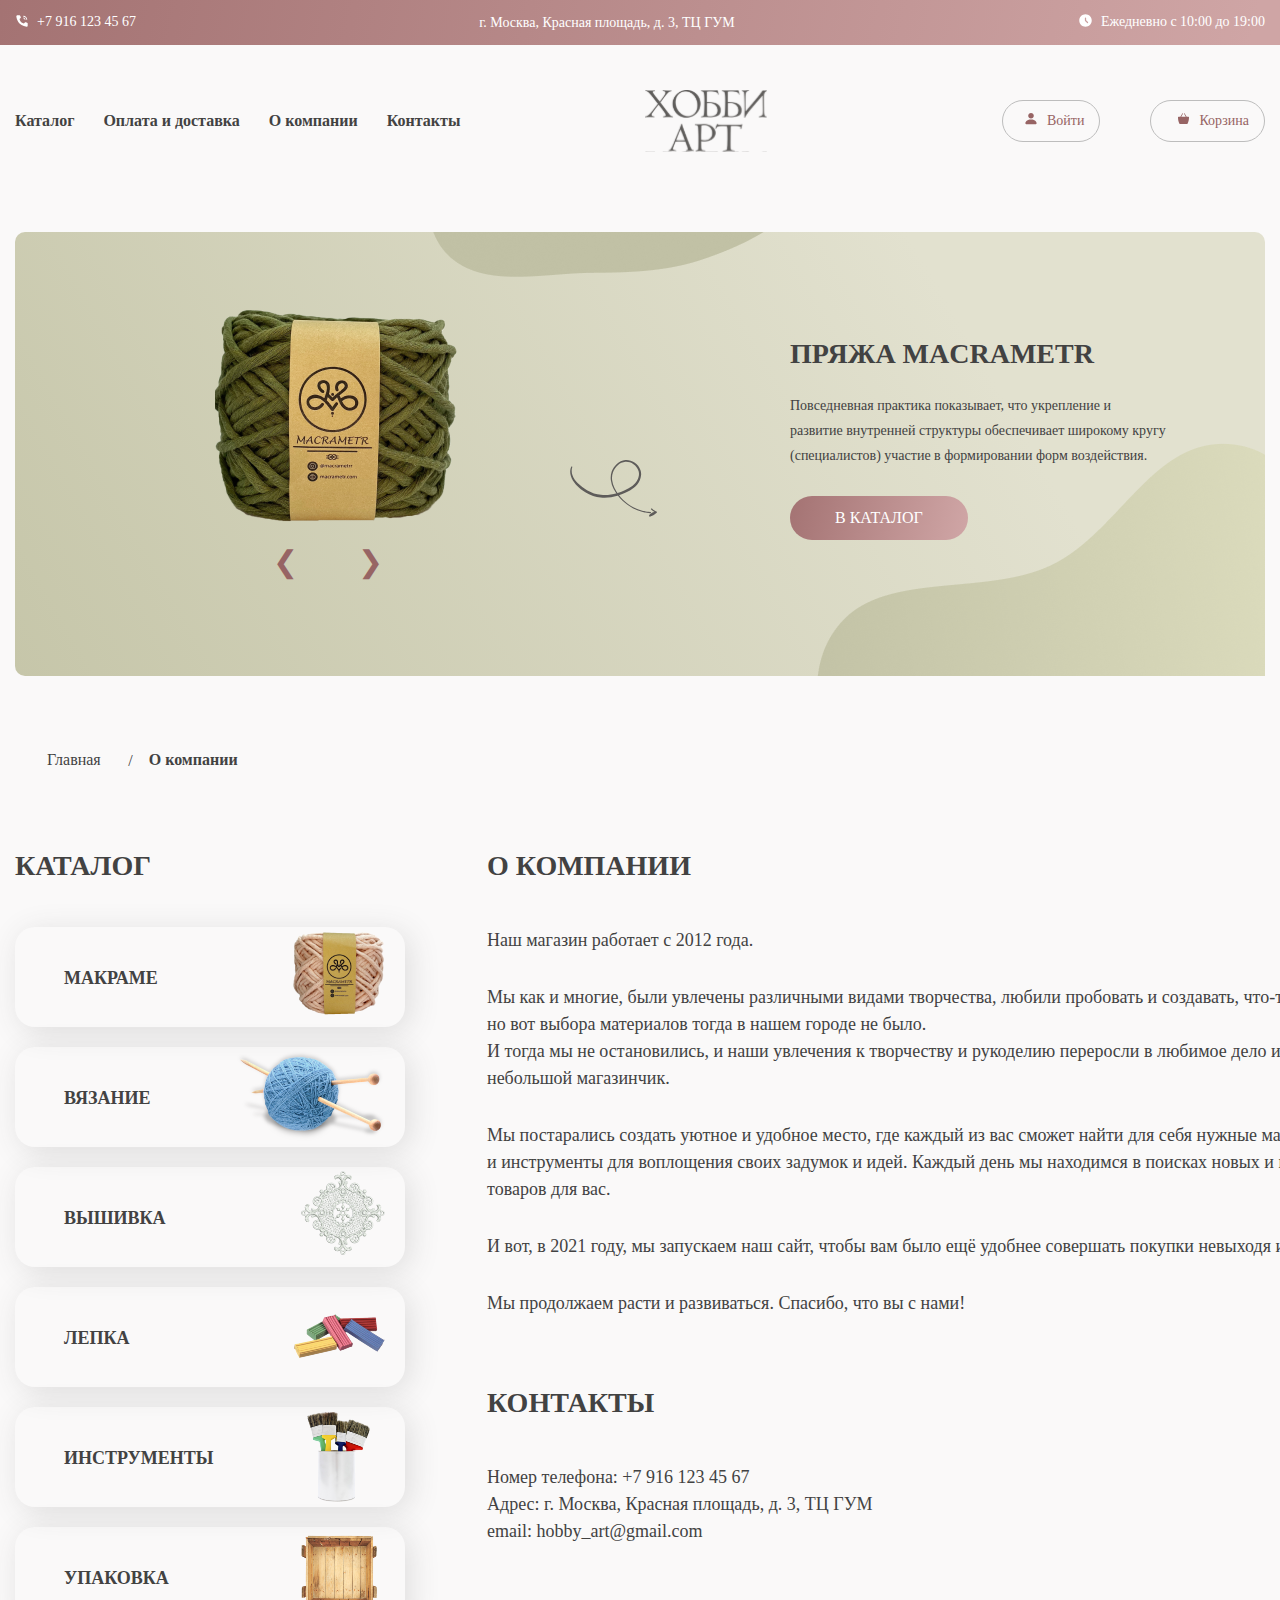
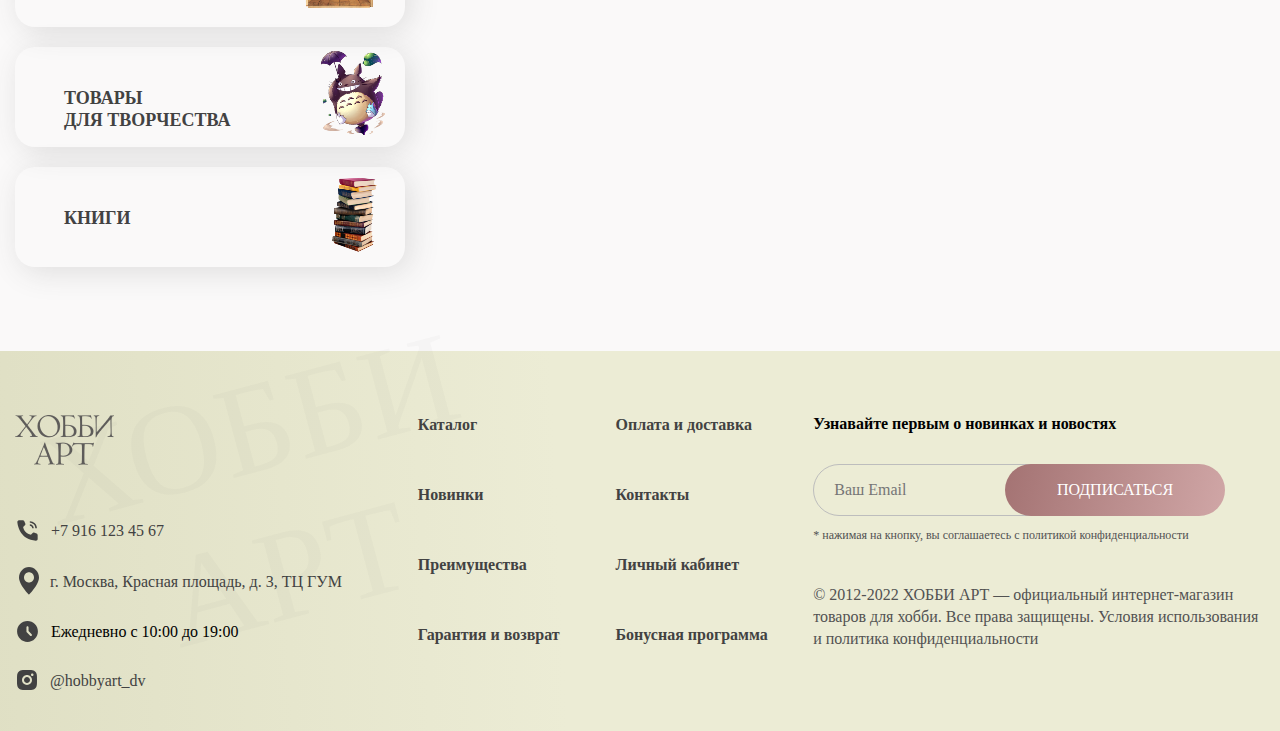
<file: company.html>
<!DOCTYPE html>
<html lang="ru">

<head>
    <meta charset="UTF-8">
    <meta http-equiv="X-UA-Compatible" content="IE=edge">
    <meta name="viewport" content="width=device-width, initial-scale=1.0">
    <link rel="shortcut icon" href="./img/favicon.png" type="image/x-icon">
    <link rel="stylesheet" href="https://maxcdn.bootstrapcdn.com/font-awesome/4.5.0/css/font-awesome.min.css">
    <script type="text/javascript" src="script/jquery-3.6.0.min.js"></script>
    <link rel="stylesheet" href="style/style.css">
    <title>Хобби Арт</title>
</head>

<body>
    <div class="wraper">

        <!-- to top button -->
        <div class="scrollup">
            <i class="fa fa-chevron-up"></i>
        </div>
        
        <header>
            <div class="container">
                <!-- headr contact -->
                <div class="contact">
                    <div class="contact-tel"><a href="tel:+79161234567">+7 916 123 45 67</a></div>
                    <div class="map">
                        <p>г. Москва, Красная площадь, д. 3, ТЦ ГУМ</p>
                        <div class="map_active">
                            <iframe
                                src="https://yandex.ru/map-widget/v1/?um=constructor%3A02f424aadba21c93012746b5e1e4023c38959cf8f46565fa1e048c9eaa19129b&amp;source=constructor"
                                width="600" height="400" frameborder="0"></iframe>
                        </div>
                    </div>
                    <div class="contact-working_hours">Ежедневно с 10:00 до 19:00</div>
                </div>

                <section class="menu">
                    <nav class="main-nav">
                        <div class="burger">
                            <span></span>
                        </div>
                        <div class="nav-menu">
                            <ul class="nav-menu_list">
                                <li class="nav-menu_link"><a href="catalogue.html">Каталог</a></li>
                                <li class="nav-menu_link"><a href="delivery.html">Оплата и доставка</a></li>
                                <li class="nav-menu_link"><a href="company.html">О компании</a></li>
                                <li class="nav-menu_link"><a href="company.html">Контакты</a></li>
                            </ul>
                        </div>
                        <div class="nav-logo">
                            <a href="index.html"><img src="./svg/nav_logo.svg" alt="nav-logo"></a>
                        </div>
                        <div class="nav-acc">
                            <div class="nav-account button js-button-campaign"><a href="#">Войти</a>
                            </div>

                            <div class="overlay js-overlay-campaign">
                                <div class="popup js-popup-campaign">
                                    <h2>Войти в личный кабинет</h2>
                                    <form action="" id="acc_form">
                                        <ul>
                                            <li><input class="acc_email" type="email" name="user_email" form="acc_form"
                                                    placeholder="Email" required>
                                            </li>
                                            <li>
                                                <input id="acc_password" type="password" autocomplete="current-password"
                                                    form="acc_form" name="user_password" placeholder="Пароль">
                                            </li>
                                            <li>
                                                <input type="checkbox" id="remember" name="remember"
                                                    value="запомнить меня">
                                                <label for="remember">запомнить меня</label>
                                            </li>
                                            <li><a class="acc_button" href="account.html">Войти</a></li>
                                            <li><button class="acc_button" type="submit" form="acc_form"
                                                    value="forgot_psw">Забыли пароль?</button></li>
                                            <div class="js-button-campaign">
                                                <ul>
                                                    <li>
                                                        <p>Вы еще не зарегистрированы?</p>
                                                    </li>
                                                    <li>
                                                        <div class="js-button-reg"><a
                                                                class="acc_reg_link">Регистрация</a> </div>
                                                        <div class="overlay-reg js-overlay-reg">
                                                            <div class="popup-reg js-popup-campaign-reg">
                                                                <form action="" id="reg_form">
                                                                    <h2>регистрация</h2>
                                                                    <div class="reg_flex">

                                                                        <ul class="reg_list">
                                                                            <li><input type="text" form="reg_form"
                                                                                    name="user_name" placeholder="Имя"
                                                                                    required></li>
                                                                            <li><input type="text" form="reg_form"
                                                                                    name="user_surename"
                                                                                    placeholder="Фамилия" required></li>
                                                                            <li> <input type="text" form="reg_form"
                                                                                    name="user_fathername"
                                                                                    placeholder="Отчество"></li>
                                                                            <li><input type="number" form="reg_form"
                                                                                    name="user_phone"
                                                                                    placeholder="Телефон" required></li>
                                                                        </ul>

                                                                        <ul class="reg_list">
                                                                            <li><input class="reg_email" type="email"
                                                                                    name="user_email" form="reg_form"
                                                                                    placeholder="Email" required></li>
                                                                            <li> <input type="text" form="reg_form"
                                                                                    name="adrres" placeholder="Адрес">
                                                                            </li>
                                                                            <li><input id="reg_password" type="password"
                                                                                    autocomplete="current-password"
                                                                                    form="user_form"
                                                                                    name="user_password"
                                                                                    placeholder="Придумайте пароль">
                                                                            </li>
                                                                            <li><input id="reg_password_confirm"
                                                                                    type="password"
                                                                                    autocomplete="current-password"
                                                                                    form="user_form"
                                                                                    name="confirm_password"
                                                                                    placeholder="Повторите пароль"></li>
                                                                        </ul>

                                                                    </div>
                                                                    <button class="reg_button" type="submit"
                                                                        name="save_reg"
                                                                        form="reg_form">зарегистрироваться</button>
                                                                </form>
                                                                <div class="close-popup-reg js-close-campaign-reg">
                                                                </div>
                                                            </div>
                                                        </div>

                                                    </li>
                                                </ul>
                                            </div>
                                        </ul>
                                    </form>
                                    <div class="close-popup js-close-campaign"></div>
                                </div>
                            </div>

                            <div class="nav-basket"><a href="basket.html">Корзина</a></div>
                        </div>
                    </nav>
                </section>
            </div>
        </header>

        <!-- Main -->

        <main>
            <div class="container">
                <!-- advertisement -->
                <section class="advertisement">
                    <div class="adv">
                        <div class="adv_slider">
                            <div class="item">
                                <img src="./img/adv_slider/01.png">
                            </div>
                            <div class="item">
                                <img src="./img/adv_slider/02.png">
                            </div>
                            <div class="item">
                                <img src="./img/adv_slider/03.png">
                            </div>
                            <div class="btn">
                                <div> <a class="previous" onclick="previousSlide()">&#10094;</a>
                                </div>
                                <div><a class="next" onclick="nextSlide()">&#10095;</a></div>
                            </div>
                        </div>
                        <div class="adv_body">
                            <h1 class="title">Пряжа Macrametr</h1>
                            <div class="adv_text">Повседневная практика показывает, что укрепление и развитие внутренней
                                структуры обеспечивает широкому кругу (специалистов) участие в формировании форм
                                воздействия.</div>
                            <div class="adv_button">
                                <a href="catalogue.html">В каталог</a>
                            </div>
                        </div>
                        <img class="vector_1" src="./img/advertisement/Vector_01.png" alt="vector_1">
                        <img class="vector_2" src="./img/advertisement/Vector_02.png" alt="vector_2">
                        <img class="arrow" src="./svg/advertisement/02_arrow.svg" alt="arrow">
                    </div>
                </section>
                <!-- breadcrumb -->
                <ul id="breadcrumbs">
                    <li><a href="index.html">Главная</a></li>
                    <li><a href="company.html" class="current">О компании</a>
                    </li>
                </ul>

                <div class="container_flex">
                    <aside class="aside_catalogue">
                        <h1 class="aside_text">каталог</h1>
                        <a href="catalogue.html">
                            <div class="aside_block">
                                <h2>Макраме</h2>
                                <img src="./img/aside_catalogue/01.png" alt="Макраме">
                            </div>
                        </a>

                        <a href="catalogue.html">
                            <div class="aside_block">
                                <h2>Вязание</h2>
                                <img src="./img/aside_catalogue/02.png" alt="Макраме">
                            </div>
                        </a>

                        <a href="catalogue.html">
                            <div class="aside_block">
                                <h2>Вышивка</h2>
                                <img src="./img/aside_catalogue/03.png" alt="Вышивка">
                            </div>
                        </a>

                        <a href="catalogue.html">
                            <div class="aside_block">
                                <h2>Лепка</h2>
                                <img src="./img/aside_catalogue/04.png" alt="Лепка">
                            </div>
                        </a>

                        <a href="catalogue.html">
                            <div class="aside_block">
                                <h2>Инструменты</h2>
                                <img src="./img/aside_catalogue/05.png" alt="Инструменты">
                            </div>
                        </a>

                        <a href="catalogue.html">
                            <div class="aside_block">
                                <h2>Упаковка</h2>
                                <img src="./img/aside_catalogue/06.png" alt="Упаковка">
                            </div>
                        </a>

                        <a href="catalogue.html">
                            <div class="aside_block">
                                <h2>Товары <br>для творчества</h2>
                                <img src="./img/aside_catalogue/07.png" alt="Товары для творчества">
                            </div>
                        </a>

                        <a href="catalogue.html">
                            <div class="aside_block">
                                <h2>Книги</h2>
                                <img src="./img/aside_catalogue/08.png" alt="книги">
                            </div>
                        </a>
                    </aside>

                    <section class="delivery">
                        <h1 class="delivery_text_big dtb">о компании</h1>
                        <p class="delivery_text_small">Наш магазин работает с 2012 года.</p>
                        <p class="delivery_text_small">Мы как и многие, были увлечены различными видами творчества,
                            любили пробовать и создавать, что-то новое, но вот выбора материалов тогда в нашем городе
                            не было.<br>И тогда мы не остановились, и наши увлечения к творчеству и рукоделию переросли
                            в любимое дело и мы открыли небольшой магазинчик.</p>
                        <p class="delivery_text_small">Мы постарались создать уютное и удобное место, где каждый из вас
                            сможет найти для себя нужные материалы и инструменты для воплощения своих задумок и идей.
                            Каждый день мы находимся в поисках новых и качественных товаров для вас.</p>
                        <p class="delivery_text_small">И вот, в 2021 году, мы запускаем наш сайт, чтобы вам было ещё
                            удобнее совершать покупки невыходя из дома.</p>
                        <p class="delivery_text_small">Мы продолжаем расти и развиваться. Спасибо, что вы с нами!</p>
                        <h1 class="delivery_text_big dtb">контакты</h1>
                        <p class="delivery_text_small">Номер телефона: +7 916 123 45 67
                            <br>Адрес: г. Москва, Красная площадь, д. 3, ТЦ ГУМ
                            <br>email: hobby_art@gmail.com</p>
                        <div class="map">
                            <iframe class="map_iframe"
                                src="https://yandex.ru/map-widget/v1/?um=constructor%3A02f424aadba21c93012746b5e1e4023c38959cf8f46565fa1e048c9eaa19129b&amp;source=constructor" frameborder="0"></iframe>
                        </div>
                    </section>
                </div>
            </div>
        </main>

        <!-- Footer -->
        <footer>
            <div class="container">
                <div class="footer_flex">
                    <p class="footer_text">ХОББИ <br>АРТ</p>
                    <div class="footer_contact">
                        <img src="./img/footer/logo.png" alt="logo">
                        <ul class="footer_list">
                            <li class="footer_tel"><a href="tel:+79161234567">+7 916 123 45 67</a></li>
                            <li class="footer_adress"><a href="https://yandex.ru/maps/-/CCUJZBB3GC" target="_blank">г.
                                    Москва, Красная площадь, д. 3, ТЦ ГУМ</a></li>
                            <li class="footer_time">Ежедневно с 10:00 до 19:00</li>
                            <li class="footer_insta"><a href="https://instanavigation.com/ru/profile/hobbyart_dv"
                                    target="_blank">@hobbyart_dv</a></li>
                        </ul>
                    </div>

                    <div class="footer_menu">
                        <ul>
                            <li><a href="catalogue.html">Каталог</a></li>
                            <li><a href="index.html#new">Новинки</a></li>
                            <li><a href="index.html#advantages">Преимущества</a></li>
                            <li><a href="waranty.html">Гарантия и возврат</a></li>
                        </ul>
                    </div>

                    <div class="footer_menu">
                        <ul>
                            <li><a href="delivery.html">Оплата и доставка</a></li>
                            <li><a href="company.html">Контакты</a></li>
                            <li><a href="account.html">Личный кабинет</a></li>
                            <li><a href="bonus.html">Бонусная программа</a></li>
                        </ul>
                    </div>

                    <div class="footer_mailing">
                        <p>Узнавайте первым о новинках и новостях</p>
                        <form action="" method="get" id="mailing">
                            <input type="email" name="email_mailing" form="mailing" placeholder="Ваш Email">
                            <button class="footer_button" type="submit" form="mailing"
                                value="aprove">подписаться</button>
                            <p class="footer_mailing_attention">* нажимая на кнопку, вы соглашаетесь с политикой
                                конфиденциальности</p>
                            <p class="footer_mailing_copyright">© 2012-2022 ХОББИ АРТ — официальный интернет-магазин
                                товаров для хобби. Все права защищены. Условия использования и политика
                                конфиденциальности</p>
                        </form>
                    </div>
                </div>
            </div>
        </footer>
    </div>
    <script src="script/account_popup.js"></script>
    <script src="script/script.js"></script>
</body>

</html>
</file>
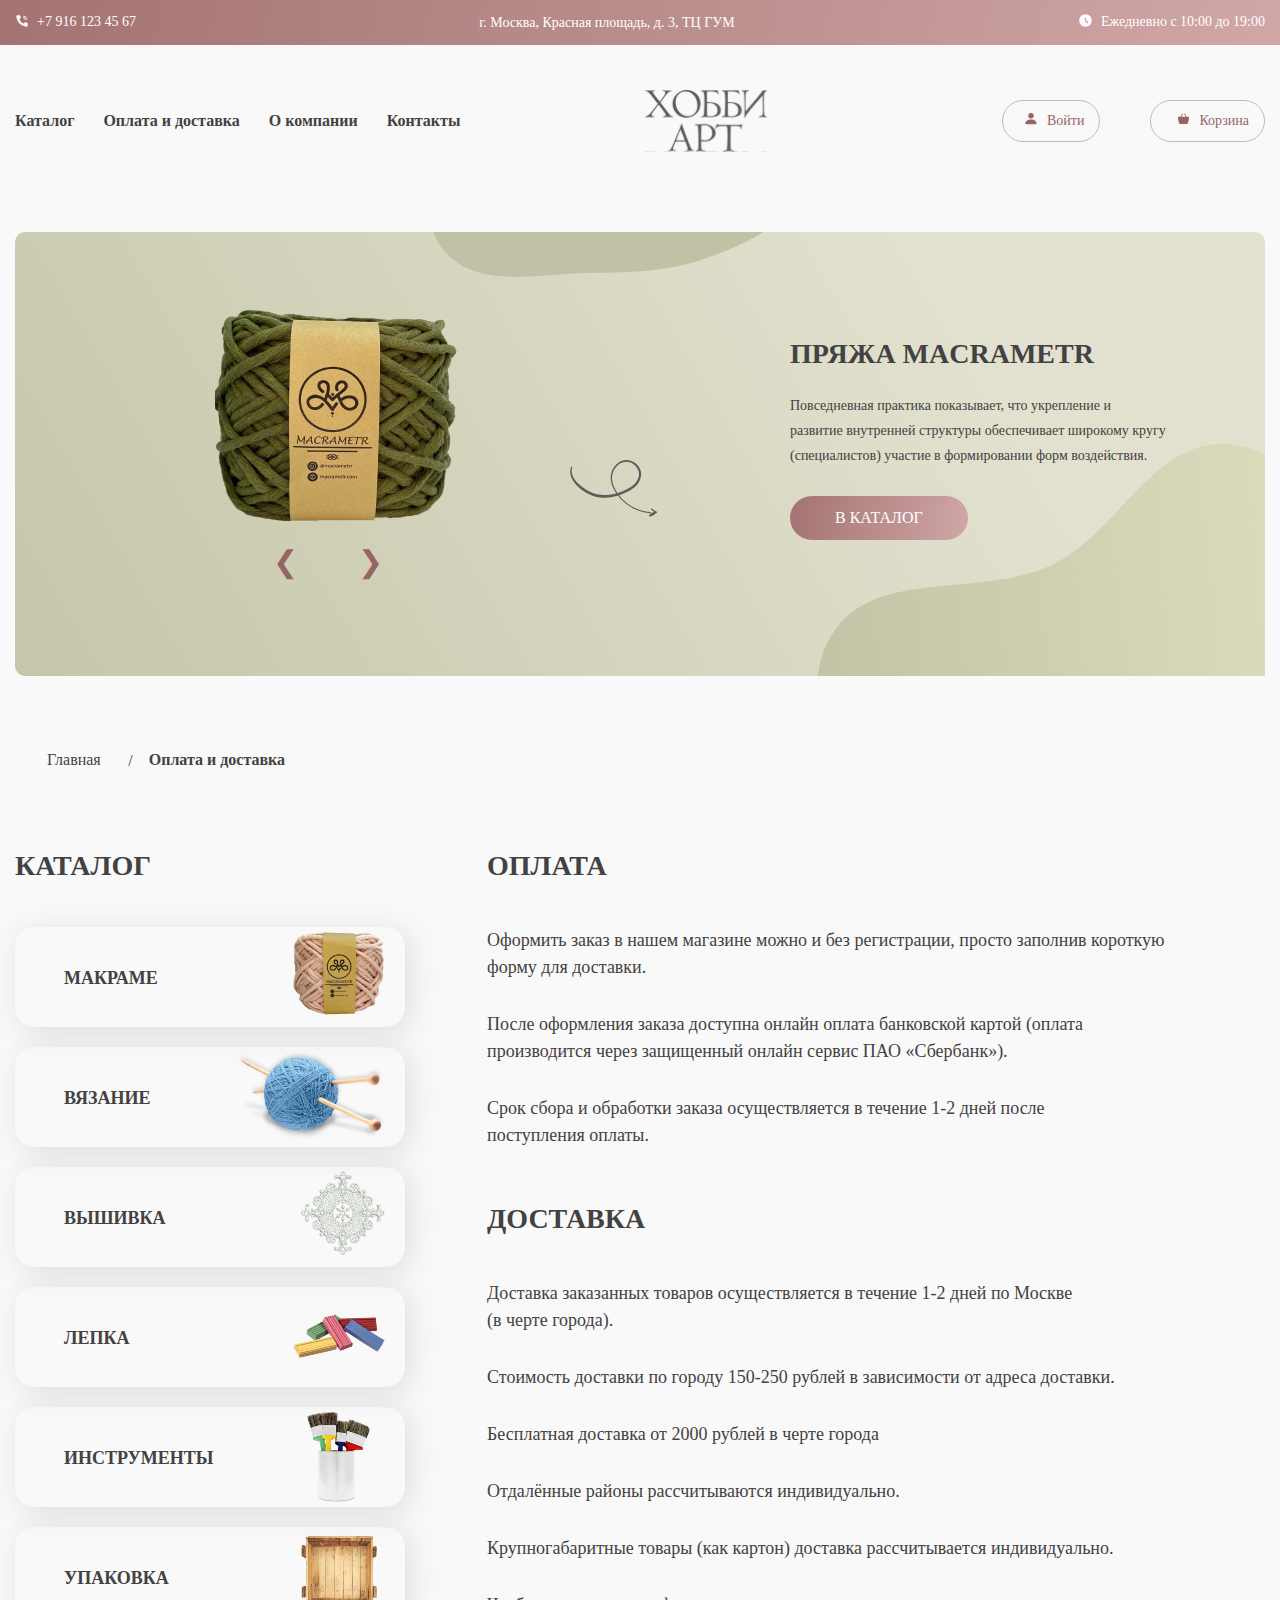
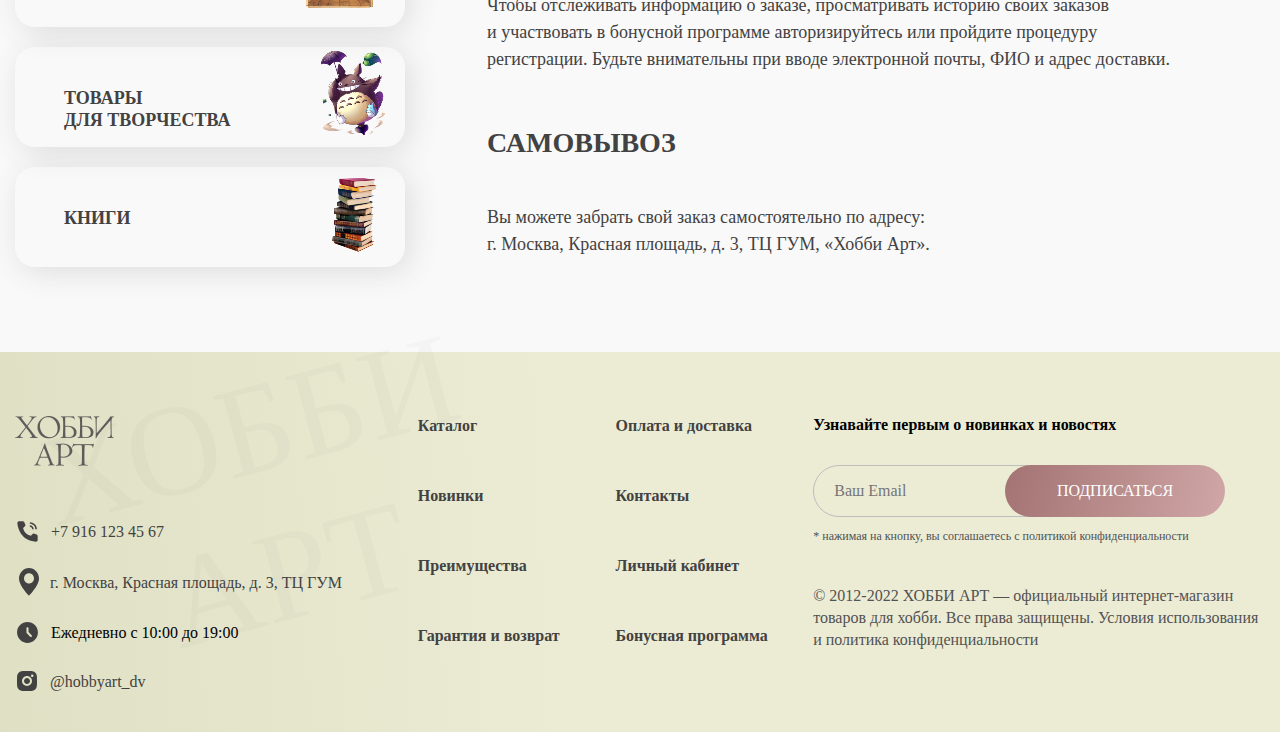
<file: delivery.html>
<!DOCTYPE html>
<html lang="ru">

<head>
    <meta charset="UTF-8">
    <meta http-equiv="X-UA-Compatible" content="IE=edge">
    <meta name="viewport" content="width=device-width, initial-scale=1.0">
    <link rel="shortcut icon" href="./img/favicon.png" type="image/x-icon">
    <link rel="stylesheet" href="https://maxcdn.bootstrapcdn.com/font-awesome/4.5.0/css/font-awesome.min.css">
    <script type="text/javascript" src="script/jquery-3.6.0.min.js"></script>
    <link rel="stylesheet" href="style/style.css">
    <title>Хобби Арт</title>
</head>

<body>
    <div class="wraper">

        <!-- to top button -->
        <div class="scrollup">
            <i class="fa fa-chevron-up"></i>
        </div>
        
        <header>
            <div class="container">
                <!-- headr contact -->
                <div class="contact">
                    <div class="contact-tel"><a href="tel:+79161234567">+7 916 123 45 67</a></div>
                    <div class="map">
                        <p>г. Москва, Красная площадь, д. 3, ТЦ ГУМ</p>
                        <div class="map_active">
                            <iframe
                                src="https://yandex.ru/map-widget/v1/?um=constructor%3A02f424aadba21c93012746b5e1e4023c38959cf8f46565fa1e048c9eaa19129b&amp;source=constructor"
                                width="600" height="400" frameborder="0"></iframe>
                        </div>
                    </div>
                    <div class="contact-working_hours">Ежедневно с 10:00 до 19:00</div>
                </div>

                <section class="menu">
                    <nav class="main-nav">
                        <div class="burger">
                            <span></span>
                        </div>
                        <div class="nav-menu">
                            <ul class="nav-menu_list">
                                <li class="nav-menu_link"><a href="catalogue.html">Каталог</a></li>
                                <li class="nav-menu_link"><a href="delivery.html">Оплата и доставка</a></li>
                                <li class="nav-menu_link"><a href="company.html">О компании</a></li>
                                <li class="nav-menu_link"><a href="company.html">Контакты</a></li>
                            </ul>
                        </div>
                        <div class="nav-logo">
                            <a href="index.html"><img src="./svg/nav_logo.svg" alt="nav-logo"></a>
                        </div>
                        <div class="nav-acc">
                            <div class="nav-account button js-button-campaign"><a href="#">Войти</a>
                            </div>

                            <div class="overlay js-overlay-campaign">
                                <div class="popup js-popup-campaign">
                                    <h2>Войти в личный кабинет</h2>
                                    <form action="" id="acc_form">
                                        <ul>
                                            <li><input class="acc_email" type="email" name="user_email" form="acc_form"
                                                    placeholder="Email" required>
                                            </li>
                                            <li>
                                                <input id="acc_password" type="password" autocomplete="current-password"
                                                    form="acc_form" name="user_password" placeholder="Пароль">
                                            </li>
                                            <li>
                                                <input type="checkbox" id="remember" name="remember"
                                                    value="запомнить меня">
                                                <label for="remember">запомнить меня</label>
                                            </li>
                                            <li><a class="acc_button" href="account.html">Войти</a></li>
                                            <li><button class="acc_button" type="submit" form="acc_form"
                                                    value="forgot_psw">Забыли пароль?</button></li>
                                            <div class="js-button-campaign">
                                                <ul>
                                                    <li>
                                                        <p>Вы еще не зарегистрированы?</p>
                                                    </li>
                                                    <li>
                                                        <div class="js-button-reg"><a
                                                                class="acc_reg_link">Регистрация</a> </div>
                                                        <div class="overlay-reg js-overlay-reg">
                                                            <div class="popup-reg js-popup-campaign-reg">
                                                                <form action="" id="reg_form">
                                                                    <h2>регистрация</h2>
                                                                    <div class="reg_flex">

                                                                        <ul class="reg_list">
                                                                            <li><input type="text" form="reg_form"
                                                                                    name="user_name" placeholder="Имя"
                                                                                    required></li>
                                                                            <li><input type="text" form="reg_form"
                                                                                    name="user_surename"
                                                                                    placeholder="Фамилия" required></li>
                                                                            <li> <input type="text" form="reg_form"
                                                                                    name="user_fathername"
                                                                                    placeholder="Отчество"></li>
                                                                            <li><input type="number" form="reg_form"
                                                                                    name="user_phone"
                                                                                    placeholder="Телефон" required></li>
                                                                        </ul>

                                                                        <ul class="reg_list">
                                                                            <li><input class="reg_email" type="email"
                                                                                    name="user_email" form="reg_form"
                                                                                    placeholder="Email" required></li>
                                                                            <li> <input type="text" form="reg_form"
                                                                                    name="adrres" placeholder="Адрес">
                                                                            </li>
                                                                            <li><input id="reg_password" type="password"
                                                                                    autocomplete="current-password"
                                                                                    form="user_form"
                                                                                    name="user_password"
                                                                                    placeholder="Придумайте пароль">
                                                                            </li>
                                                                            <li><input id="reg_password_confirm"
                                                                                    type="password"
                                                                                    autocomplete="current-password"
                                                                                    form="user_form"
                                                                                    name="confirm_password"
                                                                                    placeholder="Повторите пароль"></li>
                                                                        </ul>

                                                                    </div>
                                                                    <button class="reg_button" type="submit"
                                                                        name="save_reg"
                                                                        form="reg_form">зарегистрироваться</button>
                                                                </form>
                                                                <div class="close-popup-reg js-close-campaign-reg">
                                                                </div>
                                                            </div>
                                                        </div>

                                                    </li>
                                                </ul>
                                            </div>
                                        </ul>
                                    </form>
                                    <div class="close-popup js-close-campaign"></div>
                                </div>
                            </div>

                            <div class="nav-basket"><a href="basket.html">Корзина</a></div>
                        </div>
                    </nav>
                </section>
            </div>
        </header>

        <!-- Main -->

        <main>
            <div class="container">
                <!-- advertisement -->
                <section class="advertisement">
                    <div class="adv">
                        <div class="adv_slider">
                            <div class="item">
                                <img src="./img/adv_slider/01.png">
                            </div>
                            <div class="item">
                                <img src="./img/adv_slider/02.png">
                            </div>
                            <div class="item">
                                <img src="./img/adv_slider/03.png">
                            </div>
                            <div class="btn">
                                <div> <a class="previous" onclick="previousSlide()">&#10094;</a>
                                </div>
                                <div><a class="next" onclick="nextSlide()">&#10095;</a></div>
                            </div>
                        </div>
                        <div class="adv_body">
                            <h1 class="title">Пряжа Macrametr</h1>
                            <div class="adv_text">Повседневная практика показывает, что укрепление и развитие внутренней
                                структуры обеспечивает широкому кругу (специалистов) участие в формировании форм
                                воздействия.</div>
                            <div class="adv_button">
                                <a href="catalogue.html">В каталог</a>
                            </div>
                        </div>
                        <img class="vector_1" src="./img/advertisement/Vector_01.png" alt="vector_1">
                        <img class="vector_2" src="./img/advertisement/Vector_02.png" alt="vector_2">
                        <img class="arrow" src="./svg/advertisement/02_arrow.svg" alt="arrow">
                    </div>
                </section>
                <!-- breadcrumb -->
                <ul id="breadcrumbs">
                    <li><a href="index.html">Главная</a></li>
                    <li><a href="delivery.html" class="current">Оплата и доставка</a>
                    </li>
                </ul>

                <div class="container_flex">
                    <aside class="aside_catalogue">
                        <h1 class="aside_text">каталог</h1>

                        <a href="catalogue.html">
                            <div class="aside_block">
                                <h2>Макраме</h2>
                                <img src="./img/aside_catalogue/01.png" alt="Макраме">
                            </div>
                        </a>

                        <a href="catalogue.html">
                            <div class="aside_block">
                                <h2>Вязание</h2>
                                <img src="./img/aside_catalogue/02.png" alt="Макраме">
                            </div>
                        </a>

                        <a href="catalogue.html">
                            <div class="aside_block">
                                <h2>Вышивка</h2>
                                <img src="./img/aside_catalogue/03.png" alt="Вышивка">
                            </div>
                        </a>

                        <a href="catalogue.html">
                            <div class="aside_block">
                                <h2>Лепка</h2>
                                <img src="./img/aside_catalogue/04.png" alt="Лепка">
                            </div>
                        </a>

                        <a href="catalogue.html">
                            <div class="aside_block">
                                <h2>Инструменты</h2>
                                <img src="./img/aside_catalogue/05.png" alt="Инструменты">
                            </div>
                        </a>

                        <a href="catalogue.html">
                            <div class="aside_block">
                                <h2>Упаковка</h2>
                                <img src="./img/aside_catalogue/06.png" alt="Упаковка">
                            </div>
                        </a>

                        <a href="catalogue.html">
                            <div class="aside_block">
                                <h2>Товары <br>для творчества</h2>
                                <img src="./img/aside_catalogue/07.png" alt="Товары для творчества">
                            </div>
                        </a>

                        <a href="catalogue.html">
                            <div class="aside_block">
                                <h2>Книги</h2>
                                <img src="./img/aside_catalogue/08.png" alt="книги">
                            </div>
                        </a>
                    </aside>

                    <section class="delivery">
                        <h1 class="delivery_text_big dtb">оплата</h1>
                        <p class="delivery_text_small">Оформить заказ в нашем магазине можно и без регистрации, просто
                            заполнив короткую <br>форму для доставки.</p>
                        <p class="delivery_text_small">После оформления заказа доступна онлайн оплата банковской картой
                            (оплата <br>производится через защищенный онлайн сервис ПАО «Сбербанк»).</p>
                        <p class="delivery_text_small">Срок сбора и обработки заказа осуществляется в течение 1-2 дней
                            после <br>поступления оплаты.</p>

                        <h1 class="delivery_text_big">доставка</h1>
                        <p class="delivery_text_small">Доставка заказанных товаров осуществляется в течение 1-2 дней по
                            Москве <br>(в черте города).
                        </p>
                        <p class="delivery_text_small">Стоимость доставки по городу 150-250 рублей в зависимости
                            от адреса доставки.</p>
                        <p class="delivery_text_small">Бесплатная доставка от 2000 рублей в черте города</p>
                        <p class="delivery_text_small">Отдалённые районы рассчитываются индивидуально.</p>
                        <p class="delivery_text_small">Крупногабаритные товары (как картон) доставка рассчитывается
                            индивидуально.</p>
                        <p class="delivery_text_small">Чтобы отслеживать информацию о заказе, просматривать историю
                            своих заказов <br>и участвовать в бонусной программе авторизируйтесь или пройдите процедуру
                            <br>регистрации. Будьте внимательны при вводе электронной почты, ФИО и адрес доставки.</p>

                        <h1 class="delivery_text_big">самовывоз</h1>
                        <p class="delivery_text_small">Вы можете забрать свой заказ самостоятельно по адресу: <br>г.
                            Москва, Красная площадь, д. 3, ТЦ ГУМ, «Хобби Арт».</p>
                    </section>
                </div>
            </div>
        </main>


        <!-- Footer -->
        <footer>
            <div class="container">
                <div class="footer_flex">
                    <p class="footer_text">ХОББИ <br>АРТ</p>
                    <div class="footer_contact">
                        <img src="./img/footer/logo.png" alt="logo">
                        <ul class="footer_list">
                            <li class="footer_tel"><a href="tel:+79161234567">+7 916 123 45 67</a></li>
                            <li class="footer_adress"><a href="https://yandex.ru/maps/-/CCUJZBB3GC" target="_blank">г.
                                    Москва, Красная площадь, д. 3, ТЦ ГУМ</a></li>
                            <li class="footer_time">Ежедневно с 10:00 до 19:00</li>
                            <li class="footer_insta"><a href="https://instanavigation.com/ru/profile/hobbyart_dv"
                                    target="_blank">@hobbyart_dv</a></li>
                        </ul>
                    </div>

                    <div class="footer_menu">
                        <ul>
                            <li><a href="catalogue.html">Каталог</a></li>
                            <li><a href="index.html#new">Новинки</a></li>
                            <li><a href="index.html#advantages">Преимущества</a></li>
                            <li><a href="waranty.html">Гарантия и возврат</a></li>
                        </ul>
                    </div>

                    <div class="footer_menu">
                        <ul>
                            <li><a href="delivery.html">Оплата и доставка</a></li>
                            <li><a href="company.html">Контакты</a></li>
                            <li><a href="account.html">Личный кабинет</a></li>
                            <li><a href="bonus.html">Бонусная программа</a></li>
                        </ul>
                    </div>

                    <div class="footer_mailing">
                        <p>Узнавайте первым о новинках и новостях</p>
                        <form action="" method="get" id="mailing">
                            <input type="email" name="email_mailing" form="mailing" placeholder="Ваш Email">
                            <button class="footer_button" type="submit" form="mailing"
                                value="aprove">подписаться</button>
                            <p class="footer_mailing_attention">* нажимая на кнопку, вы соглашаетесь с политикой
                                конфиденциальности</p>
                            <p class="footer_mailing_copyright">© 2012-2022 ХОББИ АРТ — официальный интернет-магазин
                                товаров для хобби. Все права защищены. Условия использования и политика
                                конфиденциальности</p>
                        </form>
                    </div>
                </div>
            </div>
        </footer>
    </div>
    <script src="script/account_popup.js"></script>
    <script src="script/script.js"></script>
</body>

</html>
</file>
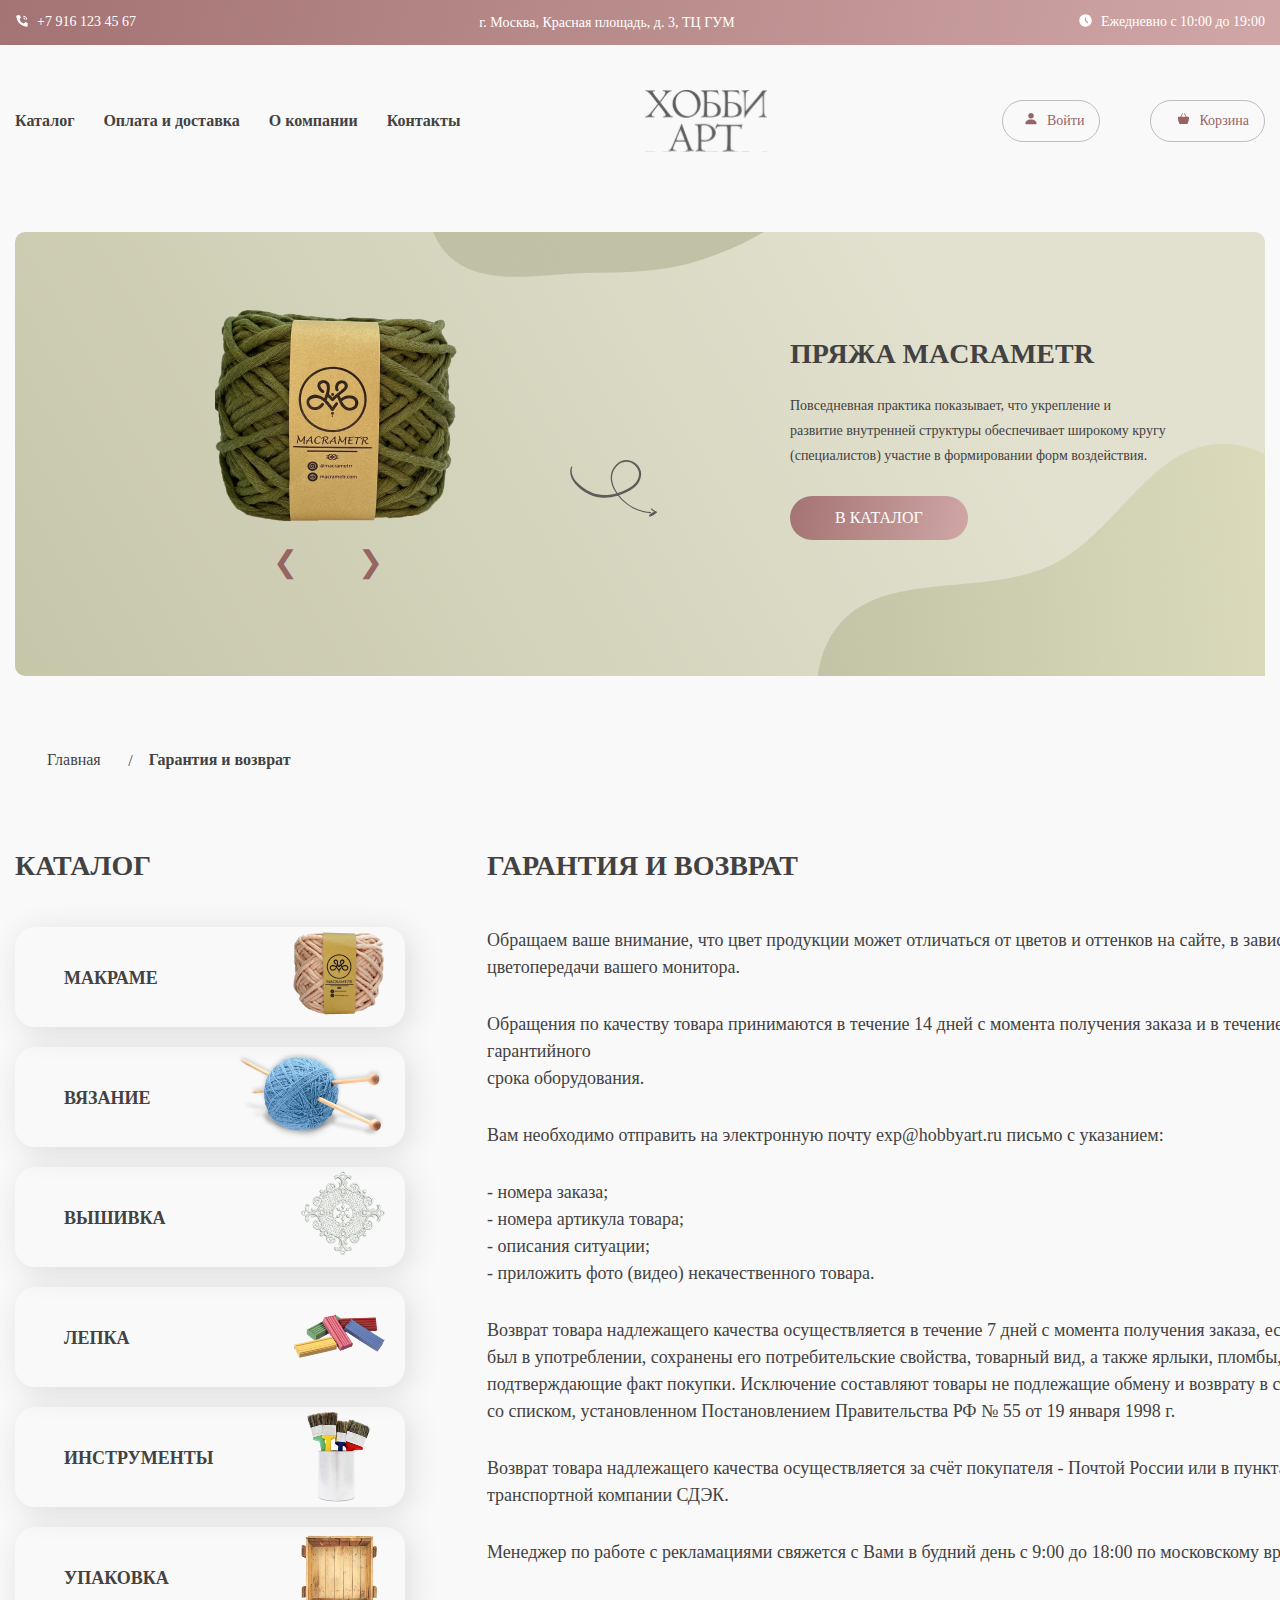
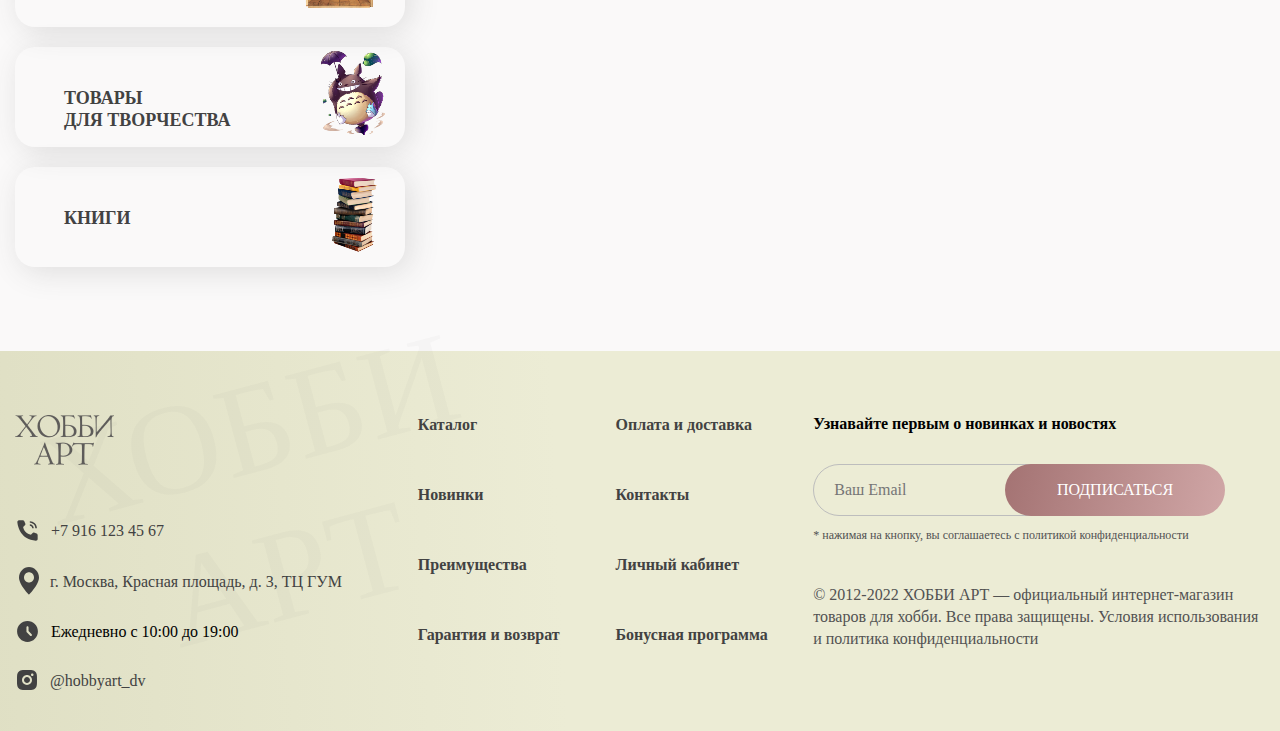
<file: waranty.html>
<!DOCTYPE html>
<html lang="ru">

<head>
    <meta charset="UTF-8">
    <meta http-equiv="X-UA-Compatible" content="IE=edge">
    <meta name="viewport" content="width=device-width, initial-scale=1.0">
    <link rel="shortcut icon" href="./img/favicon.png" type="image/x-icon">
    <link rel="stylesheet" href="https://maxcdn.bootstrapcdn.com/font-awesome/4.5.0/css/font-awesome.min.css">
    <script type="text/javascript" src="script/jquery-3.6.0.min.js"></script>
    <link rel="stylesheet" href="style/style.css">
    <title>Хобби Арт</title>
</head>

<body>
    <div class="wraper">

        <!-- to top button -->
        <div class="scrollup">
            <i class="fa fa-chevron-up"></i>
        </div>
        
        <header>
            <div class="container">
                <!-- headr contact -->
                <div class="contact">
                    <div class="contact-tel"><a href="tel:+79161234567">+7 916 123 45 67</a></div>
                    <div class="map">
                        <p>г. Москва, Красная площадь, д. 3, ТЦ ГУМ</p>
                        <div class="map_active">
                            <iframe
                                src="https://yandex.ru/map-widget/v1/?um=constructor%3A02f424aadba21c93012746b5e1e4023c38959cf8f46565fa1e048c9eaa19129b&amp;source=constructor"
                                width="600" height="400" frameborder="0"></iframe>
                        </div>
                    </div>
                    <div class="contact-working_hours">Ежедневно с 10:00 до 19:00</div>
                </div>

                <section class="menu">
                    <nav class="main-nav">
                        <div class="burger">
                            <span></span>
                        </div>
                        <div class="nav-menu">
                            <ul class="nav-menu_list">
                                <li class="nav-menu_link"><a href="catalogue.html">Каталог</a></li>
                                <li class="nav-menu_link"><a href="delivery.html">Оплата и доставка</a></li>
                                <li class="nav-menu_link"><a href="company.html">О компании</a></li>
                                <li class="nav-menu_link"><a href="company.html">Контакты</a></li>
                            </ul>
                        </div>
                        <div class="nav-logo">
                            <a href="index.html"><img src="./svg/nav_logo.svg" alt="nav-logo"></a>
                        </div>
                        <div class="nav-acc">
                            <div class="nav-account button js-button-campaign"><a href="#">Войти</a>
                            </div>

                            <div class="overlay js-overlay-campaign">
                                <div class="popup js-popup-campaign">
                                    <h2>Войти в личный кабинет</h2>
                                    <form action="" id="acc_form">
                                        <ul>
                                            <li><input class="acc_email" type="email" name="user_email" form="acc_form"
                                                    placeholder="Email" required>
                                            </li>
                                            <li>
                                                <input id="acc_password" type="password" autocomplete="current-password"
                                                    form="acc_form" name="user_password" placeholder="Пароль">
                                            </li>
                                            <li>
                                                <input type="checkbox" id="remember" name="remember"
                                                    value="запомнить меня">
                                                <label for="remember">запомнить меня</label>
                                            </li>
                                            <li><a class="acc_button" href="account.html">Войти</a></li>
                                            <li><button class="acc_button" type="submit" form="acc_form"
                                                    value="forgot_psw">Забыли пароль?</button></li>
                                            <div class="js-button-campaign">
                                                <ul>
                                                    <li>
                                                        <p>Вы еще не зарегистрированы?</p>
                                                    </li>
                                                    <li>
                                                        <div class="js-button-reg"><a
                                                                class="acc_reg_link">Регистрация</a> </div>
                                                        <div class="overlay-reg js-overlay-reg">
                                                            <div class="popup-reg js-popup-campaign-reg">
                                                                <form action="" id="reg_form">
                                                                    <h2>регистрация</h2>
                                                                    <div class="reg_flex">

                                                                        <ul class="reg_list">
                                                                            <li><input type="text" form="reg_form"
                                                                                    name="user_name" placeholder="Имя"
                                                                                    required></li>
                                                                            <li><input type="text" form="reg_form"
                                                                                    name="user_surename"
                                                                                    placeholder="Фамилия" required></li>
                                                                            <li> <input type="text" form="reg_form"
                                                                                    name="user_fathername"
                                                                                    placeholder="Отчество"></li>
                                                                            <li><input type="number" form="reg_form"
                                                                                    name="user_phone"
                                                                                    placeholder="Телефон" required></li>
                                                                        </ul>

                                                                        <ul class="reg_list">
                                                                            <li><input class="reg_email" type="email"
                                                                                    name="user_email" form="reg_form"
                                                                                    placeholder="Email" required></li>
                                                                            <li> <input type="text" form="reg_form"
                                                                                    name="adrres" placeholder="Адрес">
                                                                            </li>
                                                                            <li><input id="reg_password" type="password"
                                                                                    autocomplete="current-password"
                                                                                    form="user_form"
                                                                                    name="user_password"
                                                                                    placeholder="Придумайте пароль">
                                                                            </li>
                                                                            <li><input id="reg_password_confirm"
                                                                                    type="password"
                                                                                    autocomplete="current-password"
                                                                                    form="user_form"
                                                                                    name="confirm_password"
                                                                                    placeholder="Повторите пароль"></li>
                                                                        </ul>

                                                                    </div>
                                                                    <button class="reg_button" type="submit"
                                                                        name="save_reg"
                                                                        form="reg_form">зарегистрироваться</button>
                                                                </form>
                                                                <div class="close-popup-reg js-close-campaign-reg">
                                                                </div>
                                                            </div>
                                                        </div>

                                                    </li>
                                                </ul>
                                            </div>
                                        </ul>
                                    </form>
                                    <div class="close-popup js-close-campaign"></div>
                                </div>
                            </div>

                            <div class="nav-basket"><a href="basket.html">Корзина</a></div>
                        </div>
                    </nav>
                </section>
            </div>
        </header>

        <!-- Main -->

        <main>
            <div class="container">
                <!-- advertisement -->
                <section class="advertisement">
                    <div class="adv">
                        <div class="adv_slider">
                            <div class="item">
                                <img src="./img/adv_slider/01.png">
                            </div>
                            <div class="item">
                                <img src="./img/adv_slider/02.png">
                            </div>
                            <div class="item">
                                <img src="./img/adv_slider/03.png">
                            </div>
                            <div class="btn">
                                <div> <a class="previous" onclick="previousSlide()">&#10094;</a>
                                </div>
                                <div><a class="next" onclick="nextSlide()">&#10095;</a></div>
                            </div>
                        </div>
                        <div class="adv_body">
                            <h1 class="title">Пряжа Macrametr</h1>
                            <div class="adv_text">Повседневная практика показывает, что укрепление и развитие внутренней
                                структуры обеспечивает широкому кругу (специалистов) участие в формировании форм
                                воздействия.</div>
                            <div class="adv_button">
                                <a href="catalogue.html">В каталог</a>
                            </div>
                        </div>
                        <img class="vector_1" src="./img/advertisement/Vector_01.png" alt="vector_1">
                        <img class="vector_2" src="./img/advertisement/Vector_02.png" alt="vector_2">
                        <img class="arrow" src="./svg/advertisement/02_arrow.svg" alt="arrow">
                    </div>
                </section>
                <!-- breadcrumb -->
                <ul id="breadcrumbs">
                    <li><a href="index.html">Главная</a></li>
                    <li><a href="waranty.html" class="current">Гарантия и возврат</a>
                    </li>
                </ul>

                <div class="container_flex">
                    <aside class="aside_catalogue">
                        <h1 class="aside_text">каталог</h1>

                        <a href="catalogue.html">
                            <div class="aside_block">
                                <h2>Макраме</h2>
                                <img src="./img/aside_catalogue/01.png" alt="Макраме">
                            </div>
                        </a>

                        <a href="catalogue.html">
                            <div class="aside_block">
                                <h2>Вязание</h2>
                                <img src="./img/aside_catalogue/02.png" alt="Макраме">
                            </div>
                        </a>

                        <a href="catalogue.html">
                            <div class="aside_block">
                                <h2>Вышивка</h2>
                                <img src="./img/aside_catalogue/03.png" alt="Вышивка">
                            </div>
                        </a>

                        <a href="catalogue.html">
                            <div class="aside_block">
                                <h2>Лепка</h2>
                                <img src="./img/aside_catalogue/04.png" alt="Лепка">
                            </div>
                        </a>

                        <a href="catalogue.html">
                            <div class="aside_block">
                                <h2>Инструменты</h2>
                                <img src="./img/aside_catalogue/05.png" alt="Инструменты">
                            </div>
                        </a>

                        <a href="catalogue.html">
                            <div class="aside_block">
                                <h2>Упаковка</h2>
                                <img src="./img/aside_catalogue/06.png" alt="Упаковка">
                            </div>
                        </a>

                        <a href="catalogue.html">
                            <div class="aside_block">
                                <h2>Товары <br>для творчества</h2>
                                <img src="./img/aside_catalogue/07.png" alt="Товары для творчества">
                            </div>
                        </a>

                        <a href="catalogue.html">
                            <div class="aside_block">
                                <h2>Книги</h2>
                                <img src="./img/aside_catalogue/08.png" alt="книги">
                            </div>
                        </a>
                    </aside>

                    <section class="delivery">
                        <h1 class="delivery_text_big dtb">гарантия и возврат</h1>
                        <p class="delivery_text_small">Обращаем ваше внимание, что цвет продукции может отличаться от
                            цветов и оттенков на сайте, в зависимости от <br>цветопередачи вашего монитора.
                        </p>
                        <p class="delivery_text_small">Обращения по качеству товара принимаются в течение 14 дней с
                            момента получения заказа и в течение гарантийного <br>срока оборудования.
                        </p>
                        <p class="delivery_text_small">Вам необходимо отправить на электронную почту exp@hobbyart.ru
                            письмо с указанием:
                        </p>
                        <p class="delivery_text_small"> - номера заказа;
                            <br> - номера артикула товара;
                            <br> - описания ситуации;
                            <br> - приложить фото (видео) некачественного товара.
                        </p>
                        <p class="delivery_text_small">Возврат товара надлежащего качества осуществляется в течение 7
                            дней с момента получения заказа, если товар не был в употреблении, сохранены его
                            потребительские свойства, товарный вид, а также ярлыки, пломбы, документы, подтверждающие
                            факт покупки. Исключение составляют товары не подлежащие обмену и возврату в соответствии со
                            списком, установленном Постановлением Правительства РФ № 55 от 19 января 1998 г. </p>
                        <p class="delivery_text_small">Возврат товара надлежащего качества осуществляется за счёт
                            покупателя - Почтой России или в пунктах выдачи транспортной компании СДЭК.
                        </p>
                        <p class="delivery_text_small">Менеджер по работе с рекламациями свяжется с Вами в будний день с
                            9:00 до 18:00 по московскому времени.</p>
                    </section>
                </div>
            </div>
        </main>

        <!-- Footer -->
        <footer>
            <div class="container">
                <div class="footer_flex">
                    <p class="footer_text">ХОББИ <br>АРТ</p>
                    <div class="footer_contact">
                        <img src="./img/footer/logo.png" alt="logo">
                        <ul class="footer_list">
                            <li class="footer_tel"><a href="tel:+79161234567">+7 916 123 45 67</a></li>
                            <li class="footer_adress"><a href="https://yandex.ru/maps/-/CCUJZBB3GC" target="_blank">г.
                                    Москва, Красная площадь, д. 3, ТЦ ГУМ</a></li>
                            <li class="footer_time">Ежедневно с 10:00 до 19:00</li>
                            <li class="footer_insta"><a href="https://instanavigation.com/ru/profile/hobbyart_dv"
                                    target="_blank">@hobbyart_dv</a></li>
                        </ul>
                    </div>

                    <div class="footer_menu">
                        <ul>
                            <li><a href="catalogue.html">Каталог</a></li>
                            <li><a href="index.html#new">Новинки</a></li>
                            <li><a href="index.html#advantages">Преимущества</a></li>
                            <li><a href="waranty.html">Гарантия и возврат</a></li>
                        </ul>
                    </div>

                    <div class="footer_menu">
                        <ul>
                            <li><a href="delivery.html">Оплата и доставка</a></li>
                            <li><a href="company.html">Контакты</a></li>
                            <li><a href="account.html">Личный кабинет</a></li>
                            <li><a href="bonus.html">Бонусная программа</a></li>
                        </ul>
                    </div>

                    <div class="footer_mailing">
                        <p>Узнавайте первым о новинках и новостях</p>
                        <form action="" method="get" id="mailing">
                            <input type="email" name="email_mailing" form="mailing" placeholder="Ваш Email">
                            <button class="footer_button" type="submit" form="mailing"
                                value="aprove">подписаться</button>
                            <p class="footer_mailing_attention">* нажимая на кнопку, вы соглашаетесь с политикой
                                конфиденциальности</p>
                            <p class="footer_mailing_copyright">© 2012-2022 ХОББИ АРТ — официальный интернет-магазин
                                товаров для хобби. Все права защищены. Условия использования и политика
                                конфиденциальности</p>
                        </form>
                    </div>
                </div>
            </div>
        </footer>
    </div>
    <script src="script/account_popup.js"></script>
    <script src="script/script.js"></script>
</body>

</html>
</file>
<file: style/style.css>
/* Обнуление стилей */
html,
body,
body div,
span,
label,
h1,
h2,
h3,
h4,
h5,
h6,
p,
a,
em,
font,
img,
s,
small,
strike,
strong,
sub,
sup,
b,
u,
i,
dl,
dt,
dd,
ol,
ul,
li,
button,
form,
fieldset,
article,
aside,
footer,
header,
nav,
section,
input,
textarea {
	margin: 0;
	padding: 0;
	border: none;
	outline: none;
	background: none;
	list-style: none;
	font-family: 'Montserrat';
	font-size: 16px;
}

html * {
	max-height: 1000000px;
}

:focus,
:active {
	outline: none;
}

body {
	height: 100%;
	width: 100%;
}

html {
	height: 100%;
	width: 100%;
}

input,
button,
textarea {
	font-family: inherit;
}

input::-ms-clear {
	display: none;
}

a {
	cursor: pointer;
}

button {
	cursor: pointer;
}

button::-moz-focus-inner {
	padding: 0;
	border: 0;
}

a,
a:visited {
	text-decoration: none;
}

a:hover {
	text-decoration: none;
}

ul li {
	list-style: none;
}

img {
	vertical-align: top;
}

/* ------------------------------------------- */

/* ==========================
=========MAIN PAGE===========
========================== */

.wraper {
	min-height: 100%;
	display: flex;
	flex-direction: column;
	overflow: hidden;
	background: #FAF9F9;
}

.container {
	max-width: 1620px;
	display: flex;
	flex-direction: column;
	box-sizing: border-box;
	margin: 0 auto;
	padding: 0 15px 0;
}

/* to top button */

div.scrollup {
	position: fixed;
	color: #fff;
	background-color: #CFA5A5;
	right: 20px;
	bottom: 0px;
	padding: 4px 10px;
	font-size: 40px;
	border-top-left-radius: 4px;
	border-top-right-radius: 4px;
	cursor: pointer;
	display: none;
	text-align: center;
	z-index: 9999;
}

div.scrollup:hover {
	background-color: #976464;
}

/* Header */

header {
	background: linear-gradient(102.48deg, #976464 -29.03%, #CFA5A5 97.75%);
	background-repeat: no-repeat;
	background-size: 100% 45px;
	background-position: 100% 0%;
}

.contact {
	display: flex;
	flex-direction: row;
	justify-content: space-between;
	align-items: center;
	height: 45px;
}

.contact * {
	font-size: 14px;
	line-height: 17px;
	color: white;
	text-decoration: none;
}

.contact *::before {
	vertical-align: middle;
	padding-right: 8px;
}

.contact-tel::before {
	content: url('../svg/header/01_phone.svg');
	vertical-align: middle;
}

.contact-adress::before {
	content: url('../svg/header/02_map.svg');
	vertical-align: middle;
}

.contact-working_hours::before {
	content: url('../svg/header/03_clock.svg');
	vertical-align: middle;
}

.map p {
	cursor: pointer;
}

.map {
	position: relative;
}

.map_active {
	display: none;
	position: absolute;
	top: 15px;
	left: -130px;
	border: 1px solid #CFA5A5;
}

.map_active iframe {
	display: block;
}

.map:hover .map_active {
	display: block;
	z-index: 3000;
}

.map_iframe {
	width: 800px;
	height: 260px;
}

/* MAIN */

main {
	flex: 1 1 auto;
}

/* menu */

.burger {
	display: none;
}

.main-nav {
	display: flex;
	justify-content: space-between;
	align-items: center;
	margin: 45px auto 80px;
}

.nav-menu ul li {
	display: inline-block;
}

.nav-menu ul li:not(:last-child) {
	margin-right: 25px;
}

.nav-menu ul li a:hover {
	border-bottom: 1.5px solid #976464;
}

.nav-menu ul li a {
	font-weight: 600;
	line-height: 20px;
	color: #424242;
}

.nav-acc {
	display: flex;
	flex-direction: row;
	justify-content: space-between;
	align-items: center;
	position: relative;
}

.nav-basket {
	margin-left: 50px;
	padding: 10px 15px 11px 25px;
	border: 1px solid #BDBDBD;
	border-radius: 46px;
}

.nav-account {
	margin-left: 50px;
	padding: 10px 15px 11px 20px;
	border: 1px solid #BDBDBD;
	border-radius: 46px;
}

.nav-account a,
.nav-basket a {
	font-size: 14px;
	line-height: 17px;
	color: #976464;
}

.nav-basket:hover,
.nav-account:hover,
input:hover {
	border-color: #976464;
}

/* ======POPUP======= */

/* acc poup */
.overlay {
	position: absolute;
	width: 100%;
	height: 100vh;
	top: 0;
	left: 0;
	display: none;
	z-index: 3000;
}

.popup {
	position: absolute;
	width: 500px;
	height: 500px;
	left: 20%;
	top: 35%;
	transform: translate(-50%, -50%);
	box-sizing: border-box;
	background: #FFFFFF;
	box-shadow: 0px 0px 30px rgba(68, 68, 68, 0.05);
	border: 1px solid #BDBDBD;
	border-radius: 20px;
	z-index: 3000;
}

.close-popup {
	position: absolute;
	top: 15px;
	right: 15px;
	width: 23px;
	height: 23px;
	cursor: pointer;
	z-index: 3000;
}

.close-popup:before {
	content: '';
	background-color: #976464;
	position: absolute;
	height: 2px;
	width: 31px;
	top: 20px;
	left: -25px;
	transform: rotate(-45deg);
	z-index: 3000;
}

.close-popup:after {
	content: '';
	background-color: #976464;
	position: absolute;
	height: 2px;
	width: 31px;
	top: 20px;
	transform: rotate(45deg);
	left: -25px;
	z-index: 3000;
}

.overlay h2 {
	font-weight: 600;
	font-size: 28px;
	line-height: 34px;
	padding: 60px 0 40px;
	text-align: center;
	color: #424242;
}

.overlay li {
	text-align: center;
	margin-bottom: 20px;
}

.acc_button_list {
	display: flex;
	flex-direction: row;
	justify-content: space-evenly;
}

.acc_button {
	font-size: 16px;
	line-height: 20px;
	color: #424242;
}

.acc_button:hover {
	color: #976464;
}


.overlay div p {

	padding-top: 30px;
	font-size: 16px;
	line-height: 20px;
	text-align: center;
	color: #424242;
}

.acc_reg_link {
	padding: 10px;
	font-weight: 600;
	font-size: 16px;
	line-height: 24px;
	text-transform: uppercase;
	color: #BDBDBD;
	margin-top: 20px;
	width: 217px;
	height: 50px;
	border: 1px solid #BDBDBD;
	border-radius: 49px;
}

.acc_reg_link:hover {
	border-color: #976464;
	color: #976464;
}

/* registration poup */
/* ================= */

.overlay-reg h2 {
	font-weight: 600;
	font-size: 28px;
	line-height: 34px;
	padding: 40px 40px 20px;
	text-align: center;
	color: #424242;
	text-transform: capitalize;
}

.overlay-reg {
	position: absolute;
	width: 100%;
	height: 100vh;
	top: 0;
	left: 0;
	display: none;
	z-index: 4000;
}

.popup-reg {
	position: absolute;
	width: 800px;
	height: 560px;
	left: 20%;
	top: 29%;
	transform: translate(-50%, -50%);
	box-sizing: border-box;
	background: #FFFFFF;
	box-shadow: 0px 0px 30px rgba(68, 68, 68, 0.05);
	border: 1px solid #BDBDBD;
	border-radius: 20px;
	z-index: 4000;
}

.close-popup-reg {
	position: absolute;
	top: 15px;
	right: 15px;
	width: 23px;
	height: 23px;
	cursor: pointer;
	z-index: 4000;
}

.close-popup-reg:before {
	content: '';
	background-color: #976464;
	position: absolute;
	height: 2px;
	width: 31px;
	top: 20px;
	left: -25px;
	transform: rotate(-45deg);
	z-index: 4000;
}

.close-popup-reg:after {
	content: '';
	background-color: #976464;
	position: absolute;
	height: 2px;
	width: 31px;
	top: 20px;
	transform: rotate(45deg);
	left: -25px;
	z-index: 4000;
}

.reg_flex {
	display: flex;
	flex-direction: row;
	justify-content: space-evenly;
}

.reg_flex .reg_list {
	margin-top: 30px;
}

.reg_button {
	padding: 13px 15px;
	margin-top: 25px;
	font-weight: 600;
	font-size: 16px;
	line-height: 24px;
	text-transform: uppercase;
	color: #FFFFFF;
	background: linear-gradient(102.48deg, #976464 -29.03%, #CFA5A5 97.75%);
	border-radius: 49px;
}

/* ================= */


input {
	padding: 10px 40px 10px 20px;
	border: 1px solid #BDBDBD;
	border-radius: 46px;
}

.nav-account::before {
	content: url('../svg/main_acc/02_enter.svg');
	vertical-align: middle;
	padding-right: 8px;
}

.nav-basket::before {
	content: url('../svg/main_acc/03_basket.svg');
	vertical-align: middle;
	padding-right: 8px;
}

/* advertisement */

.adv {
	display: flex;
	flex-direction: row;
	align-self: center;
	background: linear-gradient(59.75deg, #C5C5A8 -2.61%, #E2E1CF 76.3%, #E2E1CF 76.3%);
	border-radius: 10px;
	margin-bottom: 64px;
	position: relative;
}


/* slider */

.adv_slider {
	margin: 78px 260px 36px 260px;
	width: 305px;
	height: 330px;
	z-index: 100;
	overflow: hidden;
}

.adv_slider .item {
	margin-left: 40px;
}

.adv_slider .previous,
.adv_slider .next {
	color: #976464;
	font-size: 30px;
	transition: 0.6s ease;
}

.btn {
	display: flex;
	flex-direction: row;
	justify-content: center;
	margin-top: 20px;
}

.previous:hover {
	font-size: 30px;
	text-shadow: 7px 5px 2px rgba(208, 150, 150, .9);
}

.next:hover {
	font-size: 30px;
	text-shadow: -7px 5px 2px rgba(208, 150, 150, .9);
}

.previous {
	margin-right: 30px;
}

.next {
	margin-left: 30px;
}

/* advertisement texts */

.adv_body {
	width: 446px;
	height: 263px;
	margin-top: 100px;
	margin-left: 100px;
	position: relative;
	z-index: 100;
}

.vector_1 {
	position: absolute;
	right: 0;
	bottom: 0;
	z-index: 1;
}

.vector_2 {
	position: absolute;
	top: 0;
	left: 400px;
	z-index: 1;
}

.arrow {
	position: absolute;
	top: 240px;
	left: 700px;
}

.title {
	font-weight: 600;
	font-size: 28px;
	line-height: 43px;
	margin-bottom: 48px;
	text-transform: uppercase;
	color: #424242;
}

.adv_text {
	font-size: 16px;
	line-height: 27px;
	color: #424242;
	margin-bottom: 48px;
	padding-right: 50px;
}

.adv_button {
	width: 185px;
	height: 50px;
	margin-bottom: 48px;
}

.adv_button a {
	display: inline-block;
	padding: 13px 45px;
	text-transform: uppercase;
	text-decoration: none;
	color: #fff;
	background: linear-gradient(102.48deg, #976464 -29.03%, #CFA5A5 97.75%);
	border-radius: 49px;
}

/* new product */

.new-prod h1 {
	text-align: center;
	color: #976464;
	margin-bottom: 64px;
}

.new-prod_container {
	display: flex;
	flex-direction: row;
	justify-content: space-between;
	margin-bottom: 64px;
}

.new-prod_container div {
	width: 270px;
	height: 438px;
	border-radius: 10px;
	position: relative;
}

.new-prod_container p {
	font-weight: 600;
	font-size: 18px;
	line-height: 22px;
	color: #ffffff;
	left: 34px;
	bottom: 24px;
	padding-right: 20px;
	position: absolute;
}

.new-rod_item_1 {
	background: url('../img/new_prod/01.jpg');
	background-position: center;
}

.new-rod_item_2 {
	background: url('../img/new_prod/02.jpg');
	background-position: center;
}

.new-rod_item_3 {
	background: url('../img/new_prod/03.jpg');
	background-position: center;
}

.new-rod_item_3 p {
	padding-right: 20px;
}

.new-rod_item_4 {
	background: url('../img/new_prod/04.jpg');
	background-position: center;
}

.new-rod_item_5 {
	background: url('../img/new_prod/05.jpg');
	background-position: center;
}

.new-rod_item_1:hover {
	transform: scale(1.1);
}

.new-rod_item_2:hover {
	transform: scale(1.1);
}

.new-rod_item_3:hover {
	transform: scale(1.1);
}

.new-rod_item_4:hover {
	transform: scale(1.1);
}

.new-rod_item_5:hover {
	transform: scale(1.1);
}

/* catalogue */

.catalogue {
	position: relative;
}

.catalogue h1 {
	text-align: center;
	margin: 64px 0;
}

.catalogue_text {
	position: absolute;
	top: -90px;
	left: -51px;
	font-family: 'Spectral SC';
	font-weight: 300;
	font-size: 245px;
	line-height: 350px;
	text-transform: uppercase;
	color: rgba(94, 92, 90, 0.03);
	cursor: default;
}

.catalogue_container {
	display: grid;
	grid-template-columns: repeat(4, 1fr);
	grid-template-rows: repeat(2, 280px);
	grid-template-areas:
		"a b c d"
		"e f g h";
	gap: 40px;
}

.catalogue_block {
	width: 100%;
	height: 100%;
	box-shadow: 5px 5px 30px rgba(68, 68, 68, 0.15);
	border-radius: 20px;
	position: relative;
	z-index: 100;
	overflow: hidden;
}

.catalogue_block:hover {
	transform: scale(1.1);
	background: linear-gradient(59.75deg, #C5C5A8 -2.61%, #E2E1CF 76.3%, #E2E1CF 76.3%);
}

.catalogue_block a:hover {
	color: #ffffff;
	font-size: 20px;
}

.catalogue_block h2 {
	font-weight: 500;
	font-size: 24px;
	line-height: 30px;
	text-transform: uppercase;
	color: #424242;
	padding: 34px 100px 4px 32px;
}

.catalogue_block p {
	font-size: 16px;
	line-height: 23px;
	color: rgba(92, 90, 94, 0.8);
	padding: 0 0 120px 32px;
}

.catalogue_link {
	font-weight: 600;
	font-size: 16px;
	line-height: 23px;
	color: #976464;
	margin-left: 32px;
}

.catalogue_block img {
	position: absolute;
	top: 115px;
	left: 131px;
}

.catalogue_block_1 {
	grid-area: a;
}

.catalogue_block_2 {
	grid-area: b;
}

.catalogue_block_3 {
	grid-area: c;
}

.catalogue_block_4 {
	grid-area: d;
}

.catalogue_block_5 {
	grid-area: e;
}

.catalogue_block_6 {
	grid-area: f;
}

.catalogue_block_7 {
	grid-area: g;
}

.catalogue_block_8 {
	grid-area: h;
}

/* about */

.advantages h1 {
	margin: 64px 0 64px;
	text-align: center;

}

.advantages_flex {
	display: flex;
	flex-direction: row;
	justify-content: space-between;
	margin-bottom: 64px;
}

.advantages_block {
	width: 470px;
	height: 111px;
	clear: both;
}

.advantages_block h3 {
	font-weight: 600;
	font-size: 24px;
	line-height: 37px;
	text-transform: uppercase;
	color: #424242;
}

.advantages_block p {
	line-height: 22px;
	color: #424242;
}

.advantages_1::before {
	content: url('../svg/about_block/01.svg');
	float: left;
	margin-right: 22px;
}

.advantages_2::before {
	content: url('../svg/about_block/02.svg');
	float: left;
	margin-right: 22px;
}

.advantages_3::before {
	content: url('../svg/about_block/03.svg');
	float: left;
	margin-right: 22px;
}

/* question */

.question {
	margin: 0 auto 64px;
	position: relative;
}

.question h1 {
	text-align: center;
	margin: 64px 0;
}

.question_text {
	position: absolute;
	top: -100px;
	left: -500px;
	font-family: 'Spectral SC';
	font-weight: 300;
	font-size: 245px;
	line-height: 350px;
	text-transform: uppercase;
	color: rgba(94, 92, 90, 0.03);
	z-index: -1;
	cursor: default;
}

.question input {
	width: 131px;
	height: 50px;
	padding: 0 32px 0 32px;
	margin-right: 32px;

}

.question button {
	width: 195px;
	height: 50px;
	background: linear-gradient(102.48deg, #976464 -29.03%, #CFA5A5 97.75%);
	border-radius: 49px;
	color: #ffffff;
}

.question_text_2 {
	font-size: 12px;
	line-height: 17px;
	color: #525252;
	margin-top: 8px;
	margin-left: 470px;
}

/* Footer */

footer {
	flex: 0 0 auto;
	height: 380px;
	background: linear-gradient(267.48deg, #ECECD5 56.22%, #D7D7B9 130.03%);
}

.footer_text {
	position: absolute;
	right: 800px;
	font-family: 'Spectral SC';
	font-weight: 300;
	font-size: 130px;
	text-transform: uppercase;
	text-align: center;
	color: rgba(94, 92, 90, 0.03);
	z-index: 1;
	cursor: default;
	transform: rotate(-15deg)
}

footer a {
	text-decoration: none;
	line-height: 20px;
	color: #424242;
}

.footer_flex {
	display: flex;
	flex-direction: row;
	justify-content: space-between;
}

.footer_contact,
.footer_menu,
.footer_mailing {
	margin-top: 64px;
}

.footer_contact {
	width: 428px;
	height: 260px;
}

.footer_contact img {
	margin-bottom: 52px;
}

.footer_list li::before {
	vertical-align: middle;
	padding-right: 11px;
}

.footer_tel::before {
	content: url('../svg/footer/01_phone.svg');
}

.footer_adress::before {
	content: url('../svg/footer/02_map.svg');
	margin-left: 4px;
}

.footer_time::before {
	content: url('../svg/footer/03_time.svg');
}

.footer_insta::before {
	content: url('../svg/footer/04_insta.svg');
}

.footer_list li:not(:last-child) {
	margin-bottom: 20px;
}

.footer_menu {
	width: 210px;
	height: 380px;
	z-index: 100;
}

.footer_menu a {
	font-weight: 600;
}

.footer_menu a:hover {
	font-size: 18px;
	border-bottom: 2px solid #976464;
}

.footer_menu li:not(:last-child) {
	margin-bottom: 50px;
}

.footer_mailing {
	width: 480px;
	height: 260px;
	position: relative;
}

.footer_button {
	margin-bottom: 8px;
}

.footer_mailing>p {
	font-weight: 600;
	margin-bottom: 31px;

}

.footer_mailing_attention {
	font-size: 12px;
	line-height: 17px;
	color: #525252;
	margin-bottom: 40px;
}

.footer_mailing_copyright {
	line-height: 22px;
	color: #525252;
}

.footer_mailing input {
	height: 30px;
	padding-right: 170px;
	border: 1px solid #BDBDBD;
	border-radius: 46px;
	margin-bottom: 11px;
}

.footer_mailing button {
	width: 220px;
	height: 52px;
	position: absolute;
	right: 40px;
	color: #FFFFFF;
	background: linear-gradient(102.48deg, #976464 -29.03%, #CFA5A5 97.75%);
	line-height: 24px;
	text-transform: uppercase;
	border-radius: 46px;
}



/* =========================================== */
/* ====DELIVERY / BONUS / WARANTY STYLES====== */
/* =========================================== */

/* breadcrumbs */

#breadcrumbs {
	overflow: hidden;
	width: 100%;
}

#breadcrumbs a {
	padding: .7em 1em .7em 2em;
	float: left;
	color: #424242;
	position: relative;
}

#breadcrumbs a::after {
	content: "/";
	position: absolute;
	top: 50%;
	margin-top: -.5em;
	right: -1em;
}

#breadcrumbs .current,
#breadcrumbs .current:hover {
	font-weight: bold;
	background: none;
}

#breadcrumbs .current::after,
#breadcrumbs .current::before {
	content: normal;
}

/* Main */

.container_flex {
	display: flex;
	flex-direction: row;
	margin-bottom: 64px;
}

.aside_catalogue {
	margin-right: 82px;
}


.aside_text {
	margin: 64px 0 40px;
	font-weight: 600;
	font-size: 28px;
	line-height: 43px;
	text-transform: uppercase;
	color: #424242;
}

.aside_block {
	width: 390px;
	height: 100px;
	box-shadow: 5px 5px 30px rgba(68, 68, 68, 0.15);
	border-radius: 20px;
	margin-bottom: 20px;
	position: relative;
}

.aside_block:hover {
	transform: scale(1.1);
	background: linear-gradient(59.75deg, #C5C5A8 -2.61%, #E2E1CF 76.3%, #E2E1CF 76.3%);
}

.aside_block h2 {
	font-weight: 600;
	font-size: 18px;
	line-height: 22px;
	text-transform: uppercase;
	color: #424242;
	padding: 40px 100px 38px 49px;
}

.aside_block img {
	position: absolute;
	top: 4px;
	right: 20px;
}

.delivery_text_big {
	margin: 48px 0 40px;
	font-weight: 600;
	font-size: 28px;
	line-height: 43px;
	text-transform: uppercase;
	color: #424242;
}

.dtb {
	margin-top: 64px;
}

.delivery_text_small {
	width: 900px;
	font-size: 18px;
	line-height: 27px;
	color: #424242;
	margin-bottom: 30px;
}

/* =========================================== */
/* ==================CARD=================== */
/* =========================================== */

.card {
	display: flex;
	flex-direction: row;
	margin-top: 50px;
	margin-bottom: 64px;
}

.card_image {
	height: 100%;
	width: auto;
}

.card_info {
	margin-top: 60px;
}

.card_info p {
	font-weight: 300;
	line-height: 27px;
	color: #424242;
	margin-bottom: 30px;
}

.card_info h2 {
	font-weight: 600;
	font-size: 28px;
	line-height: 34px;
	display: flex;
	align-items: center;
	color: #424242;
	margin-bottom: 30px;
}

table {
	text-align: left;
}

th {
	width: 300px;
	padding: 22px 0;
	border-bottom: 1px solid #BDBDBD;
}

td {
	width: 170px;
	border-bottom: 1px solid #BDBDBD;
}

.card_form {
	position: relative;
	display: flex;
	flex-direction: row;
	justify-content: space-between;
	align-items: center;
}

.card_form p {
	margin-top: 40px;
	font-weight: 600;
	font-size: 28px;
	line-height: 34px;
	color: #424242;
}

.card_form input {
	width: 60px;
	height: 28px;
	border: 1px solid #BDBDBD;
	border-radius: 46px;
	font-size: 14px;
	color: #BDBDBD;
	text-align: center;
}

.card_form input:hover {
	border-color: #976464;
}

input[type="number"] {
	-moz-appearance: textfield;
	-webkit-appearance: textfield;
	appearance: textfield;
}

input[type="number"]::-webkit-outer-spin-button,
input[type="number"]::-webkit-inner-spin-button {
	display: none;
}

.card_form .button_sub {
	width: 286px;
	height: 50px;
	background: linear-gradient(102.48deg, #976464 -29.03%, #CFA5A5 97.75%);
	border-radius: 49px;
	text-transform: uppercase;
	color: #FFFFFF;
}

.btnMinus {
	position: absolute;
	font-weight: 400;
	font-size: 26px;
	line-height: 21px;
	color: #BDBDBD;
	top: 40px;
	left: 195px;
}

.btnPlus {
	position: absolute;
	font-weight: 300;
	font-size: 24px;
	line-height: 21px;
	color: #BDBDBD;
	top: 41px;
	left: 235px;
}


/* =========================================== */
/* ==================BASKET=================== */
/* =========================================== */

.basket_flex {
	display: flex;
	flex-direction: row;
	justify-content: space-around
}

.basket_form {
	margin-bottom: 64px;
}

.basket_form h2,
.order h2 {
	margin: 64px 0 32px 0;
	font-weight: 600;
	font-size: 28px;
	line-height: 34px;
	color: #424242;
}

.user_city {
	width: 580px;
	height: 50px;
	padding: 0 0 0 24px;
	margin-bottom: 24px;
}

.user_street {
	width: 200px;
	height: 50px;
	padding: 0 34px 0 24px;
}

.user_building,
.user_flat {
	width: 100px;
	height: 50px;
	padding: 0 24px 0 24px;
	margin: 24px 0 24px 16px;
}

.basket_form li {
	display: inline-block;
}

.send_choose li {
	margin-left: 30px;
}

.basket_form textarea {
	width: 550px;
	height: 50px;
	padding: 25px 30px 0 30px;
	margin-bottom: 34px;
	border: 1px solid #BDBDBD;
	border-radius: 83px;
	resize: none;
}

.user_date {
	width: 254px;
	height: 50px;
	margin-bottom: 26px;
}

.user_surename,
.user_name,
.user_fathername {
	width: 150px;
	height: 50px;
	padding: 0 34px 0 24px;
	margin: 0 30px 24px 0;
}

.basket_phone {
	width: 220px;
	height: 30px;
	margin-bottom: 8px;
}

.basket_text {
	margin: 8px 0 24px 0;
	font-size: 10px;
	line-height: 15px;
	color: #424242;
}

.checkbox_text {
	margin: 8px 0 0 0;
	font-size: 12px;
	line-height: 15px;
	color: #424242;
}


.order th {
	width: 200px;
	padding: 12px 20px;
	border-bottom: 1px solid #BDBDBD;
}

.order td {
	width: 170px;
	border-bottom: 1px solid #BDBDBD;
}

.order form {
	position: relative;
}

.button_minus {
	position: absolute;
	font-weight: 400;
	font-size: 26px;
	line-height: 21px;
	color: #BDBDBD;
	top: 13px;
	left: 60px;
}

.button_plus {
	position: absolute;
	font-weight: 400;
	font-size: 26px;
	line-height: 21px;
	color: #BDBDBD;
	top: 14px;
	left: 110px;
}

.order input {
	width: 60px;
	height: 28px;
	margin-left: 40px;
	border: 1px solid #BDBDBD;
	border-radius: 46px;
	font-size: 14px;
	color: #BDBDBD;
	text-align: center;
}

.order_accept li {
	display: inline-block;
}

.order_accept input {
	width: 370px;
	height: 50px;
	padding: 0 24px 0 24px;
	text-align-last: left;
}

.order_accept p {
	margin-left: 40px;
}

.table_basket th {
	padding-left: 40px;
}

.table_basket .thrash {
	padding-left: 40px;
}

.basket_list button {
	width: 231px;
	height: 50px;
	background: linear-gradient(102.48deg, #976464 -29.03%, #CFA5A5 97.75%);
	border-radius: 49px;
	color: #ffffff;
	font-weight: 600;
	font-size: 16px;
	line-height: 24px;
	text-transform: uppercase;
	margin-left: 40px;
}

.order_text {
	color: #424242;
	margin-bottom: 70px;
}

.order_text span {
	font-weight: 600;
	font-size: 18px;
	line-height: 22px;
	background: linear-gradient(102.48deg, #976464 -29.03%, #CFA5A5 97.75%);
	-webkit-background-clip: text;
	-webkit-text-fill-color: transparent;
	background-clip: text;
	text-fill-color: transparent;
}

.order_button {
	width: 252px;
	height: 50px;
	margin-left: 40px;
	color: #ffffff;
	text-transform: uppercase;
	background: linear-gradient(102.48deg, #976464 -29.03%, #CFA5A5 97.75%);
	border-radius: 49px;
	margin-right: 320px;
}

#primaryTotal td {
	border: none;
}

.order_accept {
	width: 800px;
	height: 450px;
	margin-top: 270px;
	background: #FAF9F9;
	border-radius: 20px;
}

.order_accept h2 {
	padding: 30px 605px 32px 40px;
}

.order_accept span {
	display: inline-block;
	width: 150px;
}

/* =========================================== */
/* ============ACCOUNT PAGE=================== */
/* =========================================== */

.content {
	margin-bottom: 64px;
}

.content img {
	width: 100px;
	height: 100px;
	border: 1px solid #ffffff;
	border-radius: 50px;
	margin-bottom: 20px;
}

.content li {
	display: inline-block;
	margin: 0 0 20px 20px;
	vertical-align: middle;
	font-size: 18px;
	color: #424242;

}

.content h2 {
	font-weight: 600;
	font-size: 28px;
	line-height: 43px;
	text-transform: uppercase;
	color: #424242;
	margin: 84px 0 100px 20px;
}

.spoiler-title {
	display: block;
	padding: 10px;
	text-decoration: none;
	font-weight: 600;
	font-size: 18px;
	line-height: 22px;
	color: #BDBDBD;
}

.spoiler-title:hover {
	color: #976464;
}

.spoiler-block {
	margin-top: 10px;
}

.user_flex {
	margin-top: 20px;
	display: flex;
	flex-direction: row;
	justify-content: space-between;
}

.spoiler-content {
	display: none;
	padding: 15px 20px;
	border: 1px solid #ccc;
	margin-top: 5px;
	background: #F0F0F0;
}

.spoiler-content h3 {
	margin: 20px 0 40px;
	font-weight: 600;
	font-size: 24px;
	line-height: 29px;
	color: #424242;
}

.spoiler-content p {
	margin-bottom: 40px;
}

.spoiler-content span {
	background: linear-gradient(102.48deg, #976464 -29.03%, #CFA5A5 97.75%);
	-webkit-background-clip: text;
	-webkit-text-fill-color: transparent;
	background-clip: text;
	text-fill-color: transparent;
}

.spoiler-content button {
	width: 222px;
	height: 45px;
	color: #ffffff;
	background: linear-gradient(102.48deg, #976464 -29.03%, #CFA5A5 97.75%);
	border-radius: 49px;
}

.user_list li {
	display: block;
}


.spoiler_image {
	width: 150px;
	height: 150px;
	border: 1px solid;
	border-radius: 50px;
}

.user_list input {
	width: 504px;
	height: 40px;
	border: 1px solid #BDBDBD;
	border-radius: 83px;
}

.user_list .user_birth {
	width: 504px;
	height: 40px;
	border: 1px solid #BDBDBD;
	border-radius: 83px;
}

.user_email {
	margin: 0 0 20px 20px;
}

.save_button {
	width: 278px;
	height: 45px;
	color: #ffffff;
	background: linear-gradient(102.48deg, #976464 -29.03%, #CFA5A5 97.75%);
	border-radius: 49px;
	text-transform: uppercase;
}

/* =========================================== */
/* ==============CATALOGUE PAGE=============== */
/* =========================================== */

.catalogue_flex {
	margin: 44px 0 200px;
	display: flex;
	flex-direction: row;
}

.catalogue_flex ul {
	border-bottom: 1px solid #BDBDBD;
	padding-bottom: 20px;
}

.title_p {
	margin: 20px 0 10px;
	font-weight: 600;
	font-size: 16px;
	line-height: 20px;
	color: #424242;
}

.catalogue_flex li {
	margin-bottom: 10px;
	font-size: 14px;
	line-height: 17px;
	color: #424242;
}

.catalogue_flex input {
	margin-right: 15px;
	vertical-align: middle;
}

.button_flex {
	display: flex;
	flex-direction: column;
}

.submit,
.reset {
	width: 228px;
	height: 49px;
	border: 1px solid #BDBDBD;
	border-radius: 46px;
	font-size: 14px;
	line-height: 17px;
	color: #BDBDBD;
	margin-top: 32px;
}

.submit:hover,
.reset:hover {
	background: linear-gradient(102.48deg, #976464 -29.03%, #CFA5A5 97.75%);
	font-weight: 600;
	font-size: 14px;
	line-height: 17px;
	color: #FFFFFF;
}

.cards {
	margin-left: 60px;
	display: flex;
	flex-direction: row;
}

.product_card {
	width: 245px;
	height: 420px;
	box-shadow: 0px 0px 30px rgba(68, 68, 68, 0.05);
	border-radius: 20px;
	background: #FFFFFF;
	margin-right: 30px;
}

.product_card img {
	display: block;
	margin: 0 auto;
	padding: 20px 0 25px;
}

.product_card p {
	padding: 0 50px 18px 30px;
}

.text {
	font-size: 16px;
	line-height: 17px;
	color: #424242;
}

.price {
	font-weight: 600;
	font-size: 16px;
	line-height: 20px;
	color: #424242;
}

.card_btn {
	width: 184px;
	height: 49px;
	border: 1px solid #BDBDBD;
	border-radius: 46px;
	font-size: 14px;
	line-height: 17px;
	color: #BDBDBD;
	margin: 16px 30px 30px 30px;
}

.card_btn:hover {
	background: linear-gradient(102.48deg, #976464 -29.03%, #CFA5A5 97.75%);
	color: #FFFFFF;
}

.cards {
	display: flex;
	flex-direction: column;
}

.first {
	display: flex;
	flex-direction: row;
	margin: 30px 0 30px 40px;
}

.second {
	display: flex;
	flex-direction: row;
	margin: 30px 0 0 40px;
}


============================================================================================

@media screen and (max-width: 1600px) {

	.container {
		max-width: 1440px;
	}
}

@media screen and (max-width: 1439px) {

	.container {
		max-width: 1280px;
	}

	/* header poup */
	.overlay-reg h2 {
		font-weight: 600;
		font-size: 24px;
		line-height: 30px;
		padding: 30px 0px 0px 0px;
		text-align: center;
	}

	.popup-reg {
		width: 600px;
		height: 530px;
		left: 40%;
		top: 27.5%;
	}

	/* advertisement */
	.adv_body {
		margin-top: 100px;
		margin-left: 50px;
	}

	.adv_body .title {
		margin-bottom: 18px;
	}

	.adv_text {
		font-size: 14px;
		line-height: 25px;
		margin-bottom: 28px;
		padding-right: 70px;
	}

	.arrow {
		position: absolute;
		top: 200px;
		left: 550px;
	}

	.adv_slider {
		margin: 78px 260px 36px 160px;
	}

	/* new product  */
	.new-prod_container div {
		width: 230px;
		height: 400px;
	}

	.new-prod_container p {
		font-size: 16px;
		line-height: 20px;
	}

	/* catalogue */
	.catalogue .title {
		margin-top: 12px;
	}

	.catalogue_text {
		top: -100px;
		font-weight: 300;
		font-size: 200px;
		line-height: 300px;
	}

	.catalogue_block img {
		position: absolute;
		top: 115px;
		left: 100px;
	}

	/* advantages */
	.advantages_block {
		width: 450px;
		height: 100px;
	}

	.advantages_block h3 {
		font-weight: 600;
		font-size: 22px;
		line-height: 34px;
	}

	.advantages_block p {
		line-height: 20px;
		font-size: 13px;
		padding-right: 10px;
	}

	.advantages_flex {
		margin-bottom: 32px;
	}

	/* questions */
	.question .title {
		margin-top: 32px;
	}

	/* ========ACCOUNT======== */
	.user_list input {
		width: 404px;
		height: 40px;
	}
	
	.user_list .user_birth {
		width: 404px;
		height: 40px;
	}

	/* ========CARD======== */
	.card_info p br {
		display: none;
	}

	.card_info p {
		text-align: justify;
	}

	.btnMinus {
		top: 40px;
		left: 100px;
	}
	
	.btnPlus {
		top: 40px;
		left: 160px;
	}

	/* ========CATALOGUE======== */
	.catalogue_flex {
		margin: 44px 0 100px;
	}

	.cards {
		margin-left: 30px;
	}
	.product_card {
		width: auto;
	}

	/* ========BASKET======== */

	.basket_flex {
		justify-content: space-between;
		gap: 15px;
	}

	.order th {
		width: 165px;
		padding: 12px 10px;
	}

	.button_minus {
		left: 65px;
	}
	
	.button_plus {
		left: 115px;
	}

	.order {
		width: 600px;
	}

	.order_accept li {
		display: block;
	}
	
	.order_accept input {
		width: 180px;
		margin-bottom: 20px;
	}
	
	.order_accept p {
		margin-left: 40px;
	}

	.order_accept span {
		display: inline-block;
		width: 150px;
		margin: 20px 0 0 40px;
	}

	.order_accept h2 {
		padding: 30px 0 32px 40px;
		margin: 0;
	}

	.order h2 {
		margin: 64px 0 32px 0;
	}

	.table_basket th {
		font-size: 14px;
	}
}

@media screen and (max-width: 1279px) {

	.container {
		max-width: 1024px;
	}

	/* header */
	.main-nav {
		margin: 45px auto 40px;
	}

	.nav-menu ul li {
		display: block;
	}

	.nav-menu ul li:not(:last-child) {
		margin-bottom: 15px;
	}

	/* advertisement */
	.adv {
		margin-bottom: 32px;
	}

	.adv_slider {
		margin: 78px 160px 36px 60px;
	}

	.adv_body {
		width: 446px;
		height: 263px;
		margin-left: 0px;
	}

	.arrow {
		top: 200px;
		left: 400px;
	}

	.title {
		font-weight: 600;
		font-size: 24px;
		line-height: 35px;
	}

	.adv_text {
		margin-bottom: 28px;
	}

	/* new product */
	.new-prod_container {
		margin-bottom: 32px;
	}

	.new-prod_container div {
		width: 170px;
		height: 270px;
	}

	.new-prod_container p {
		font-size: 14px;
		line-height: 16px;
	}

	.new-prod .title {
		margin-bottom: 32px;
	}

	/* catalogue */
	.catalogue .title {
		margin-bottom: 32px;
	}

	.catalogue_text {
		top: -110px;
		left: 0px;
		font-size: 150px;
		line-height: 300px;
	}

	.catalogue_block h2 {
		font-size: 20px;
		line-height: 24px;
	}

	.catalogue_block img {
		top: 125px;
		left: 90px;
	}

	/* advantages */
	.advantages h1 {
		margin: 46px 0px;
		text-align: center;
	}

	.advantages_flex {
		flex-direction: column;
		align-items: center;
		margin-bottom: 18px;
	}

	.advantages_block {
		width: 570px;
	}

	.advantages_block:not(:last-child) {
		margin-bottom: 50px;
	}

	.advantages_block h3 {
		font-weight: 600;
		font-size: 20px;
		line-height: 27px;
		margin-bottom: 6px;
	}

	.advantages_block p {
		font-size: 16px;
		line-height: 22px;
	}

	.advantages_1::before,
	.advantages_2::before,
	.advantages_3::before {
		margin-right: 32px;
	}

	/* question */
	.question {
		margin-bottom: 32px;
	}

	/* footer */

	footer {
		height: 340px;
	}

	.footer_text {
		right: 750px;
		font-size: 100px;
	}

	.footer_contact,
	.footer_menu,
	.footer_mailing {
		margin-top: 32px;
	}

	.footer_contact img {
		margin-bottom: 32px;
	}

	.footer_list a, li {
		font-size: 12px;
	}

	.footer_menu a {
		font-size: 14px;
	}

	.footer_menu a:hover {
		font-size: 14px;
	}

	.footer_menu li:not(:last-child) {
		margin-bottom: 30px;
	}

	.footer_mailing>p {
		padding-left: 20px;
		font-size: 14px;
	}

	.footer_mailing_attention {
		padding-left: 20px;
	}

	.footer_mailing_copyright {
		font-size: 12px;
		padding-left: 20px;
	}

	.footer_mailing input {
		height: 20px;
		width: 110px;
		margin-bottom: 22px;
		margin-left: 20px;
	}

	.footer_mailing button {
		width: 180px;
		height: 42px;
		right: 10px;
	}

	/* =======================================
	== BONUS / DELIVERY / WARANTY / COMPANY */
	/* ==================================== */

	.delivery {
		height: 1100px;
	}
	
	
	.delivery_text_small {
		width: auto;
		margin-bottom: 15px;
	}

	.map_iframe {
		width: 550px;
		height: 260px;
	}

	/* ========ACCOUNT======== */
	.user_list input {
		width: 270px;
		height: 40px;
	}
	
	.user_list .user_birth {
		width: 270px;
		height: 40px;
	}

	/* ========CARD======== */
	.card_image img {
		height: 100%;
		width: 500px;
	}

	/* ========CATALOGUE======== */
	.catalogue_flex {
		margin: 44px 0 100px;
	}

	.cards {
		margin-left: 15px;
	}
	.product_card {
		height: 320px;
		width: 180px;
	}

	.product_card img {
		width: 110px;
		height: 110px;
		padding: 10px 0;
	}

	.product_card p {
		font-size: 15px;
		padding: 10px 50px 10px 30px;
	}

	.card_btn {
		width: 140px;
		margin: 10px 20px 10px 20px;
	}

		/* ========BASKET======== */

		.basket_flex {
			justify-content: space-between;
			flex-direction: column;
			align-items: center;
			gap: 15px;
		}

		.basket_form {
			margin-bottom: 0;
		}

		.order th {
			width: 200px;
			padding: 12px 10px;
		}
	
		.button_minus {
			left: 65px;
		}
		
		.button_plus {
			left: 113px;
		}
	
		.order h2 {
			margin: 64px 0 32px 0;
		}
	
		.order_accept {
			margin-top: 50px;
		}

		.order_accept h2 {
			margin: 0;
		}

		.order_text {
			margin-bottom: 32px;
		}

		.order_accept li {
			display: inline-block;
		}
		


}

@media screen and (max-width: 1023px) {

	.container {
		max-width: 768px;
	}

	/* header */
	.nav-acc {
		flex-direction: column;
	}

	.nav-basket {
		padding: 10px 15px 11px 25px;
	}

	.nav-account {
		padding: 10px 25px 11px 30px;
		margin-bottom: 15px;
	}

	/* ======POPUP======= */
	/* acc poup */
	.popup {
		width: 300px;
	}

	.overlay h2 {
		font-size: 24px;
		line-height: 30px;
		padding: 60px 0 20px;
	}

	.overlay li {
		margin-bottom: 20px;
	}

	.acc_button {
		font-size: 14px;
		line-height: 18px;
	}

	.overlay div p {
		padding: 10px 0 10px;
		font-size: 16px;
		line-height: 20px;
	}

	/* registration poup */
	.overlay-reg h2 {
		font-size: 24px;
		line-height: 30px;
		padding: 20px 0 20px;
	}

	.popup-reg {
		position: absolute;
		width: 600px;
		height: 510px;
	}

	.reg_flex {
		justify-content: center;
	}

	.reg_flex li {
		margin-right: 15px;
	}

	.reg_flex .reg_list {
		margin-top: 15px;
	}

	/* advertisement */
	.adv {
		flex-direction: column;
		align-items: center;
	}

	/* slider */

	.adv_slider {
		margin: 60px 0 0;
	}

	.adv_body {
		margin: 70px auto 32px;
		text-align: center;
	}

	.arrow {
		top: 340px;
		left: 330px;
	}

	.adv_text {
		margin-bottom: 32px;
		padding-right: 0px;
	}

	.adv_button {
		width: 185px;
		height: 50px;
		margin: 32px auto 0px;
	}

	/* new product */
	.new-prod_container {
		margin-bottom: 12px;
	}

	.new-prod_container div {
		width: 130px;
		height: 230px;
	}

	.new-prod_container p {
		left: 14px;
		padding-right: 5px;

	}

	.new-rod_item_3 p {
		padding-right: 10px;
	}

	/* catalogue */
	.catalogue_container {
		grid-template-rows: repeat(2, 230px);
		gap: 20px;
	}

	.catalogue_block {
		width: 100%;
		height: 100%;
	}

	.catalogue .title {
		margin-bottom: 22px;
	}

	.catalogue_text {
		top: -110px;
		left: 0px;
		font-size: 100px;
		line-height: 300px;
	}

	.catalogue_block h2 {
		font-size: 16px;
		line-height: 24px;
	}

	.catalogue_block p {
		padding: 0 0 100px 32px;
	}

	.catalogue_block img {
		top: 145px;
		left: 100px;
		width: 100px;
		height: 130px;
		opacity: 0.4;
	}

	/* footer */
	.footer_text {
		right: 600px;
	}

	.footer_menu {
		padding: 80px 0 0 40px;
	}

	.footer_contact img {
		margin-bottom: 32px;
	}

	.footer_mailing {
		display: none;
	}

	/* =======================================
	== BONUS / DELIVERY / WARANTY / COMPANY */
	/* ==================================== */

	.delivery {
		height: auto;
	}
	.container_flex {
		display: flex;
		flex-direction: column;
		margin-bottom: 32px;
	}
	
	.aside_catalogue {
		margin: 0 auto;
	}
	
	
	.aside_text {
		margin: 32px 0 32px;
		text-align: center;
	}

	.delivery_text_big {
		text-align: center;
		margin: 32px 0 32px;
	}
	
	.dtb {
		margin-top: 32px;
	}
	
	.delivery_text_small {
		width: auto;
	}

	.map_iframe {
		width: 740px;
		height: 260px;
	}

	/* ========ACCOUNT======== */
	.user_list input {
		width: 200px;
		height: 30px;
	}
	
	.user_list .user_birth {
		width: 200px;
		height: 30px;
	}

	.spoiler-content button {
		width: 118px;
	}

	.save_button {
		width: 118px;
	}

	/* ========CARD======== */
	.card {
		flex-direction: column;
		align-items: center;
		margin: 0 auto 32px;
	}

	.card_info {
		margin-top: 0;
	}

	.card_info h2 {
	text-align: center;
	display: block;
	}

	table {
		margin: 0 auto;
	}

	.card_form {
		justify-content:space-evenly;
	}

	.btnMinus {
		top: 40px;
		left: 220px;
	}
	
	.btnPlus {
		top: 40px;
		left: 270px;
	}

	/* ========CATALOGUE======== */
	.catalogue_grid {
		display: grid;
		grid-template-areas:
			"a b"
			"c d";
		gap: 10px;
	}

	.button_flex {
		flex-direction: row;
		justify-content: space-evenly;
	}

	.catalogue_flex {
		flex-direction: column;
		margin: 32px auto 32px;
	}

	.cards {
		margin: 32px auto 15px;
	}

	.first, .second {
		display: grid;
		grid-template-columns: repeat(2, 200px);
		justify-content: center;
		grid-template-areas:
			"a b"
			"c d";
		gap: 30px;
		margin: 30px auto 0;
	}
}

@media screen and (max-width: 767px) {

	.container {
		max-width: 375px;
		padding: 0 5px 0;
	}


	/* Header */
	header {
		background-size: 100% 65px;
	}

	.contact {
		display: block;
		margin: 0 auto;
		text-align: center;
	}

	.contact-tel,
	.map p,
	.contact-working_hours {
		padding: 2px 0;
	}

	.map_active {
		left: -20px;
	}

	.map_active iframe {
		width: 300px;
		height: 150px;
	}

	.nav-basket {
		margin-left: 0px;
		padding: 5px 7px 6px 12px;
		border: 1px solid #BDBDBD;
		border-radius: 46px;
	}

	.nav-account {
		margin-left: 0px;
		padding: 7px 20px 6px 15px;
		border: 1px solid #BDBDBD;
		border-radius: 46px;
	}

	/* acc poup */
	input {
		padding: 5px 20px 5px 10px;
		border: 1px solid #BDBDBD;
		border-radius: 46px;
	}

	.popup {
		width: 230px;
		height: 460px;
		left: -80px;
		top: 25vh;
	}

	.overlay h2 {
		font-size: 20px;
		line-height: 22px;
		padding: 60px 20px 20px;
	}

	.overlay li {
		margin-bottom: 20px;
	}

	.acc_button {
		font-size: 14px;
		line-height: 18px;
	}

	.overlay div p {
		padding: 10px 0 10px;
		font-size: 16px;
		line-height: 20px;
	}

	/* registration poup */
	.overlay-reg h2 {
		font-size: 20px;
		line-height: 22px;
	}

	.popup-reg {
		width: 300px;
		height: 570px;
		left: 120px;
		top: 30vh;
	}
	
	.reg_flex {
		flex-direction: column;
	}

	.reg_flex li {
		margin: 15px auto 0;
	}

	.reg_flex .reg_list {
		margin-top: 10px;
	}

	.reg_button {
		padding: 10px 10px;
		margin-top: 15px;
		font-weight: 500;
	}

	/* nav menu */
	.burger {
		display: block;
		position: relative;
		width: 50px;
		height: 50px;
		cursor: pointer;
	}

	.burger span,
	.burger span:before,
	.burger span:after {
		width: 100%;
		position: absolute;
		height: 7px;
		background: linear-gradient(102.48deg, #7B4646 -29.03%, #BF9191 97.75%);
		display: block;
		transition: .3s;
		border-radius: 5px;
	}

	.burger span:before {
		content: "";
		top: -20px;
		transition: top 300ms 300ms, transform 300ms cubic-bezier(0.23, 1, 0.32, 1);
	}

	.burger span {
		top: 20px;
	}

	.burger span:after {
		content: "";
		bottom: -20px;
		transition: bottom 300ms 300ms, transform 300ms cubic-bezier(0.23, 1, 0.32, 1);
	}

	.burger span.active:before {
		content: "";
		top: 0px;
		transform: rotate(45deg);
		transition: top 300ms, transform 300ms 300ms cubic-bezier(0.68, -0.55, 0.265, 1.55);
	}

	.burger span.active:after {
		content: "";
		bottom: 0;
		transform: rotate(-45deg);
		transition: bottom 300ms, transform 300ms 300ms cubic-bezier(0.68, -0.55, 0.265, 1.55);
	}

	.burger span.active {
		background: rgba(255, 255, 255, 0);
	}

	.nav-menu {
		position: fixed;
		top: -130px;
	}

	.nav-menu.animate {
		left: 25%;
		top: 80px;
		z-index: 3000;
		background: linear-gradient(101.38deg, #DDDDBF 3.06%, #ECECD5 85.68%);
		border-radius: 10px;
		padding: 10px;
	}
	
	.nav-menu ul li a {
		font-weight: 500;
		line-height: 15px;
	} 

	/* advertisement */
	.adv {
		margin-bottom: 0;
	}
	
	.adv_body {
		width: 240px;
		height: auto;
		margin: 0 auto;
		text-align: center;
	}

	.arrow {
		top: 340px;
		left: 125px;
	}

	.title {
		margin-top: 60px;
		font-size: 24px;
	}

	.adv_button {
		margin-bottom: 32px;
	}
	
	.vector_1 {
		display: none;
	}
	
	.vector_2 {
		top: 0;
		left: -10px;
		z-index: 1;
	}
	/*  new product */

	.new-prod .title {
		margin-top: 32px;
	}

	.new-prod_container {
		flex-wrap: wrap;
	}

	.new-prod_container div {
		width: 160px;
		height: 250px;
		margin: 5px;
	}
	
	.new-rod_item_1:hover {
		transform: scale(1.1);
		z-index: 111;
	}
	
	.new-rod_item_2:hover {
		transform: scale(1.1);
		z-index: 111;
	}
	
	.new-rod_item_3:hover {
		transform: scale(1.1);
		z-index: 111;
	}
	
	.new-rod_item_4:hover {
		transform: scale(1.1);
		z-index: 111;
	}
	
	.new-rod_item_5:hover {
		transform: scale(1.1);
		z-index: 111;
	}

    
	/* catalogue */
	.catalogue .title {
		margin-bottom: 18px;
	}

	.catalogue_text {
		top: -110px;
		left: 0px;
		font-size: 70px;
		line-height: 300px;
	}

	.catalogue {
		position: relative;
	}
	
	.catalogue h1 {
		text-align: center;
		margin: 64px 0;
	}

	.catalogue_container {
		display: flex;
		flex-direction: column;
	}

	.catalogue_block{
		height: 210px;
	}

	.catalogue_block h2 {
		font-size: 28px;
		line-height: 32px;
	}

	.catalogue_block p {
		font-size: 24px;
		line-height: 32px;
		padding: 0 0 60px 32px;
	}
	
	.catalogue_link {
		font-weight: 500;
		font-size: 20px;
	}
	
	.catalogue_block img {
		width: 110px;
		top: 110px;
		left: 230px;
		opacity: 1;
	}

	/* advantages */
	.advantages_flex {
		flex-direction: column;
		align-items: center;
		margin-bottom: 10px;
	}

	.advantages_block {
		width: 350px;
	}

	.advantages_block h3 {
		font-size: 16px;
		line-height: 18px;
	}

	.advantages_block p {
		font-size: 14px;
		line-height: 18px;
	}

	.advantages_block br {
		display: none;
	}

	/* questions */
	.question {
		margin: 0 auto 64px;
	}
	
	.question h1 {
		text-align: center;
		margin: 32px auto;
	}
	
	.question_text {
		display: none;
	}
	
	.question form {
		display: flex;
		flex-direction: column;
		align-items: center;
	}

	.question input {
		width: 150px;
		margin: 10px 0 10px 0;
	}
	
	.question button {
		width: 215px;
		margin-top: 10px;
	}
	
	.question_text_2 {
		text-align: center;
		margin: 8px auto 0;
	}

	/* Footer */
	footer {
		flex: 0 0 auto;
		height: auto;
		background: linear-gradient(267.48deg, #ECECD5 56.22%, #D7D7B9 130.03%);
	}
	.footer_contact,
	.footer_menu,
	.footer_mailing {
		margin: 20px 0 32px;
	}

	.footer_text {
		display: none;
	}
	
	.footer_flex {
		display: flex;
		flex-direction: column;
		justify-content: space-between;
	}
	
	.footer_contact {
		width: auto;
		height: auto;
	}
	
	.footer_contact img {
		display: block;
		margin: 20px auto 32px;
	}
	
	.footer_list li:not(:last-child) {
		margin-bottom: 20px;
	}
	
	.footer_menu {
		width: 210px;
		height: 90px;
		z-index: 100;
		padding: 0;
	}

	
	.footer_menu li:not(:last-child) {
		margin-bottom: 10px;
	}

	/* =======================================
	== BONUS / DELIVERY / WARANTY / COMPANY */
	/* ==================================== */
	.aside_block {
		width: auto;
	}

	.delivery_text_big {
		margin: 18px 0 24px;
		font-size: 20px;
		line-height: 24px;
	}

	.delivery_text_small {
		text-align: justify;
		font-size: 14px;
		line-height: 18px;
		margin-bottom: 20px;
	}

	.map_iframe {
		width: 360px;
		height: 260px;
	}

		/* ========ACCOUNT======== */
		.user_flex {
			margin-top: 20px;
			flex-direction: column;
		}

		.content h2 {
			text-align: center;
			margin: 32px 0 32px;
		}

		.user_list li {
			text-align: center;
			margin: 15px auto;
		}

		.user_email {
			margin: 0 0 0 35px;
		}

		.spoiler-content button {
		width: 220px;
		margin: 0 auto;
		text-align: center;
		}

		.save_button {
		margin: 0 auto;
		text-align: center;
		}
		
		.spoiler-content button {
			width: 200px;
			margin: 20px auto;
			text-align: center;
		}

		.footer_mailing_attention {
			padding: 0;
		}

	/* ========CARD======== */
	.card {
		width: 345px;
	}

	.card_image img {
		height: 100%;
		width: 300px;
	}

	.card_form {
		flex-wrap: wrap;
	}

	.btnMinus {
		top: 40px;
		left: 210px;
	}
	
	.btnPlus {
		top: 40px;
		left: 245px;
	}

	/* ========CATALOGUE======== */
	.catalogue_grid {
		display: grid;
		grid-template-columns: repeat(2, 175px);
		grid-template-areas:
			"a b"
			"c d";
		gap: 10px;
	}

	.button_flex {
		flex-direction: column;
		align-items: center;
	}

	.catalogue_flex {
		flex-direction: column;
		margin: 32px auto 32px;
	}

	.cards {
		margin: 32px auto 15px;
	}

	.first, .second {
		display: grid;
		grid-template-columns: repeat(2, 170px);
		justify-content: center;
		grid-template-areas:
			"a b"
			"c d";
		gap: 15px;
	}

	.product_card {
		width: 170px;
		margin-right: 0;
	}
	.product_card p {
		font-size: 14px;
		padding: 10px 40px 10px 30px;
	}

	/* BASKET */

	.basket_flex {
		gap: 5px;
	}

	.basket_form {
		margin-left: 15px;
	}

	.basket_form h2,
	.order h2 {
	margin: 20px 0 20px 0;
	font-size: 20px;
	line-height: 24px;
	}

	.user_city {
		width: 230px;
		height: 50px;
		padding: 0 0 0 24px;
		margin-bottom: 24px;
	}
	
	.user_street {
		width: 200px;
		padding: 0 34px 0 24px;
		margin-bottom: 24px;
	}
	
	.user_building,
	.user_flat {
		width: 200px;
		height: 50px;
		padding: 0 34px 0 24px;
		margin: 0 0 24px 0;
	}

	.basket_form li {
		display: block;
	}

	.send_choose li {
		margin-bottom: 24px;
	}

	.basket_form textarea {
		width: 200px;
		padding: 25px 30px 0 30px;
		margin-bottom: 24px;
	}
	
	.user_date {
		width: 200px;
		margin-bottom: 0px;
		padding: 0 30px 0;
	}
	
	.user_surename,
	.user_name,
	.user_fathername {
		width: 200px;
	}
	
	.basket_phone {
		width: 200px;
		padding: 5px 30px 5px 25px;
	}

	.basket_form input[type=email] {
		width: 200px;
		padding: 10px 30px 10px 25px;
	}

	.order {
		width: auto;
	}

	.order h2 {
		margin-left: 15px;
	}

	.table_basket tr {
		display: flex;
		flex-direction: column;
	}

	.order th {
		width: 200px;
		text-align: center;
	}
	
	.order td {
		width: auto;
		margin-top: 10px;
		border: none;
	}

	.order td:not(:last-child) {
		border-bottom: 1px solid #BDBDBD;
	}

	.order_form input {
		margin-bottom: 10px;
	}

	.table_basket .thrash { 
		padding-left: 105px;
		margin-bottom: 10px;
	}
	
	.button_minus {
		top: 9px;
		left: 85px;
	}
	
	.button_plus {
		top: 10px;
		left: 130px;
	}
	
	.order input {
		margin-left: 70px;
	}
	
	.order_accept li {
		display: inline-block;
	}
	
	.order_accept input {
		margin: 0 0 15px 15px;
	}


	.basket_list button {
		width: 230px;
		margin-left: 15px;
	}
	
	.order_text {
		margin-bottom: 30px;
	}
	
	.order_button {
		width: 230px;
		margin-right: 0;
		margin-left: 15px;
	}
	
	.order_accept {
		width: 365px;
		height: auto;
		margin: 30px 0 30px;
		background: #FAF9F9;
		border-radius: 20px;
	}
	
	.order_accept h2 {
		padding: 10px 0 12px 0;
	}

		
	.order_accept p {
		margin-left: 20px;
	}
	
	.table_basket th {
		padding-left: 20px;
	}
	
}
</file>
